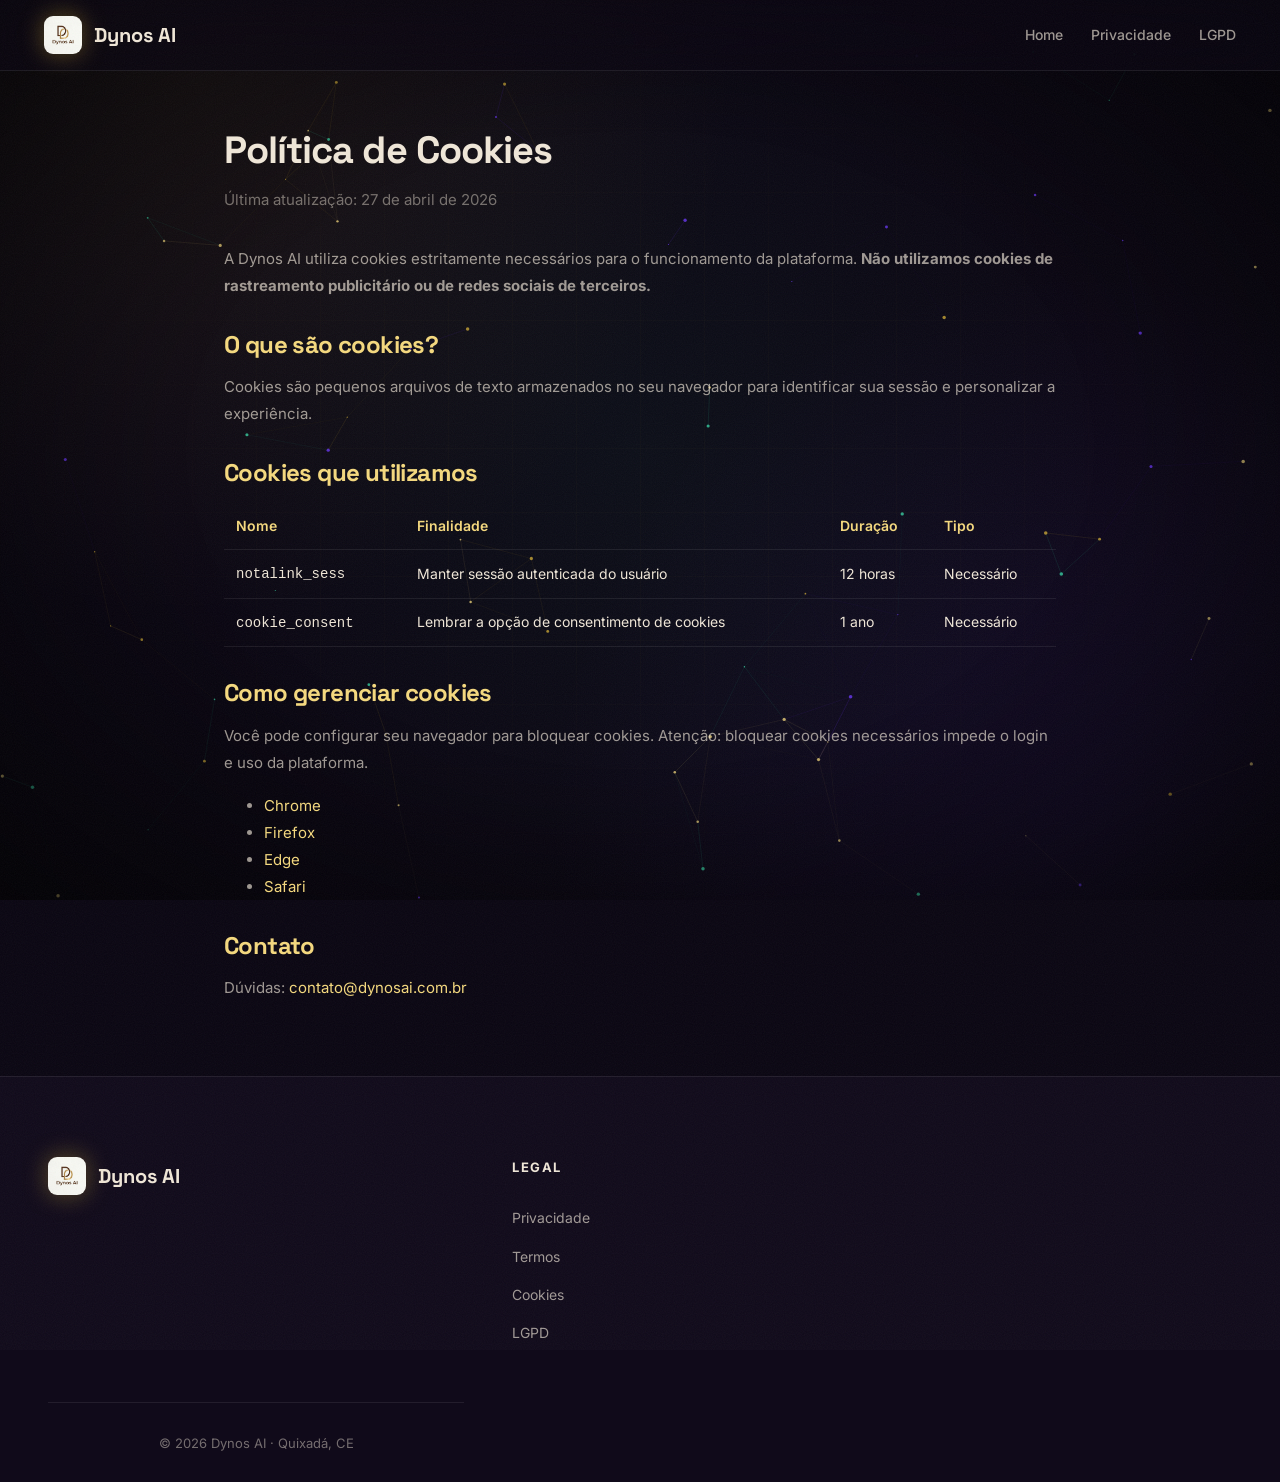
<file: cookies.html>
<!doctype html>
<html lang="pt-br">
<head>
  <meta charset="utf-8" />
  <meta name="viewport" content="width=device-width, initial-scale=1" />
  <title>Política de Cookies — Dynos AI</title>
  <link rel="stylesheet" href="/assets/css/dynosai.css?v=20260427d" />
  <link rel="stylesheet" href="/assets/css/dynos-cinema.css?v=20260928d" />
  <link href="https://fonts.googleapis.com/css2?family=JetBrains+Mono:wght@400;500&display=swap" rel="stylesheet">
  <link rel="icon" href="/assets/img/dynos_logo_square.png" type="image/png" />
  <link href="https://fonts.googleapis.com/css2?family=Space+Grotesk:wght@500;600;700&family=Inter:wght@400;500;600;700&display=swap" rel="stylesheet">
  <style>
    .legal-content { max-width: 880px; margin: 0 auto; padding: 60px 24px; }
    .legal-content h2 { font-size: 24px; margin: 32px 0 14px; color: var(--dy-dourado-claro); }
    .legal-content p, .legal-content li { color: var(--dy-text-muted); line-height: 1.8; font-size: 15px; }
    .legal-content table { width: 100%; border-collapse: collapse; margin: 16px 0; }
    .legal-content th, .legal-content td { padding: 12px; text-align: left; border-bottom: 1px solid var(--dy-border); font-size: 14px; }
    .legal-content th { color: var(--dy-dourado-claro); font-weight: 600; }
  </style>
</head>
<body>

<header class="dy-header">
  <div class="dy-container">
    <a href="/" class="dy-logo-wrap">
      <img src="/assets/img/dynos_logo_square.png" alt="Dynos AI" />
      <span class="marca">Dynos AI</span>
    </a>
    <nav class="dy-nav">
      <a href="/">Home</a>
      <a href="/politica-privacidade.html">Privacidade</a>
      <a href="/lgpd.html">LGPD</a>
    </nav>
  </div>
</header>

<main class="legal-content">
  <h1 style="font-size: 38px; margin-bottom: 8px;">Política de Cookies</h1>
  <p style="color: var(--dy-text-subtle); margin-bottom: 32px;">Última atualização: 27 de abril de 2026</p>

  <p>A Dynos AI utiliza cookies estritamente necessários para o funcionamento da plataforma. <strong>Não utilizamos cookies de rastreamento publicitário ou de redes sociais de terceiros.</strong></p>

  <h2>O que são cookies?</h2>
  <p>Cookies são pequenos arquivos de texto armazenados no seu navegador para identificar sua sessão e personalizar a experiência.</p>

  <h2>Cookies que utilizamos</h2>
  <table>
    <thead>
      <tr><th>Nome</th><th>Finalidade</th><th>Duração</th><th>Tipo</th></tr>
    </thead>
    <tbody>
      <tr>
        <td><code>notalink_sess</code></td>
        <td>Manter sessão autenticada do usuário</td>
        <td>12 horas</td>
        <td>Necessário</td>
      </tr>
      <tr>
        <td><code>cookie_consent</code></td>
        <td>Lembrar a opção de consentimento de cookies</td>
        <td>1 ano</td>
        <td>Necessário</td>
      </tr>
    </tbody>
  </table>

  <h2>Como gerenciar cookies</h2>
  <p>Você pode configurar seu navegador para bloquear cookies. Atenção: bloquear cookies necessários impede o login e uso da plataforma.</p>
  <ul>
    <li><a href="https://support.google.com/chrome/answer/95647" target="_blank">Chrome</a></li>
    <li><a href="https://support.mozilla.org/pt-BR/kb/ativar-e-desativar-cookies-que-os-sites-usam" target="_blank">Firefox</a></li>
    <li><a href="https://support.microsoft.com/pt-br/microsoft-edge" target="_blank">Edge</a></li>
    <li><a href="https://support.apple.com/pt-br/guide/safari/sfri11471/mac" target="_blank">Safari</a></li>
  </ul>

  <h2>Contato</h2>
  <p>Dúvidas: <a href="mailto:contato@dynosai.com.br">contato@dynosai.com.br</a></p>
</main>

<footer class="dy-footer">
  <div class="dy-container">
    <div>
      <div class="dy-logo-wrap" style="margin-bottom: 16px;">
        <img src="/assets/img/dynos_logo_square.png" alt="" />
        <span class="marca">Dynos AI</span>
      </div>
    </div>
    <div>
      <h4>Legal</h4>
      <ul>
        <li><a href="/politica-privacidade.html">Privacidade</a></li>
        <li><a href="/termos-de-uso.html">Termos</a></li>
        <li><a href="/cookies.html">Cookies</a></li>
        <li><a href="/lgpd.html">LGPD</a></li>
      </ul>
    </div>
  </div>
  <div class="dy-container">
    <div class="copyright">© 2026 Dynos AI · Quixadá, CE</div>
  </div>
</footer>

<script src="/assets/js/dynos-cinema.js?v=20260928d" defer></script>
</body>
</html>
</file>
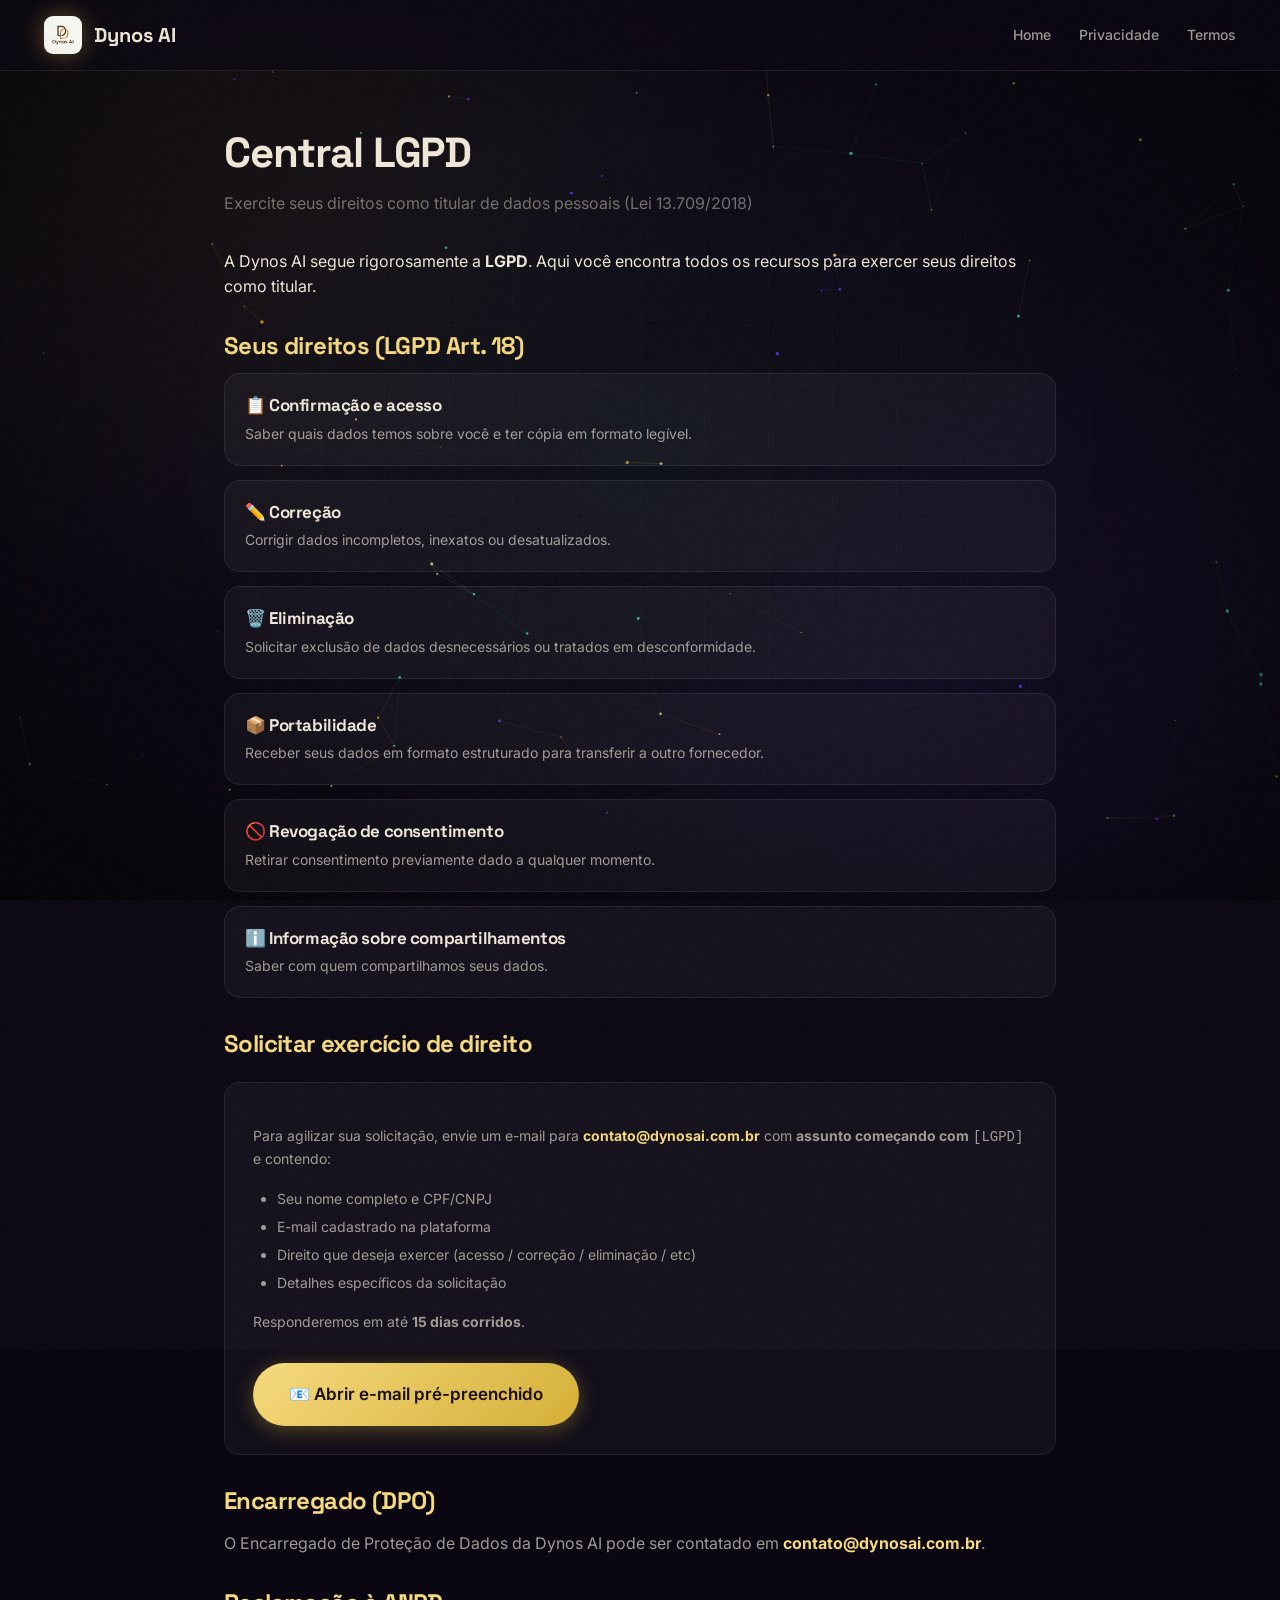
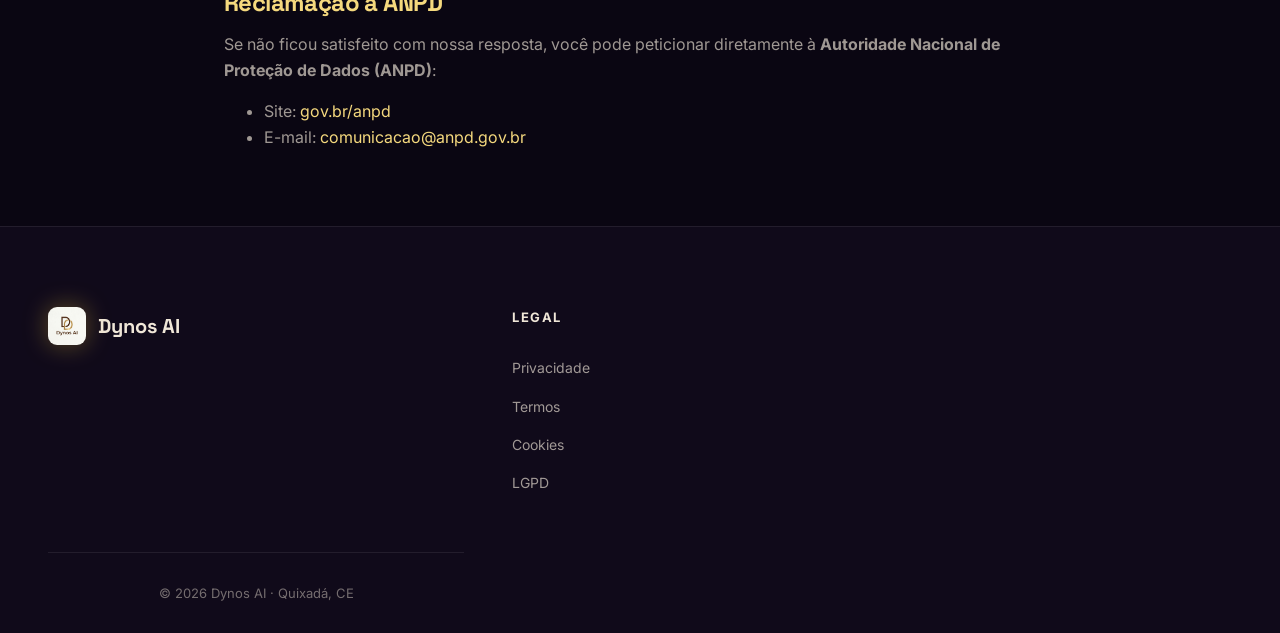
<file: lgpd.html>
<!doctype html>
<html lang="pt-br">
<head>
  <meta charset="utf-8" />
  <meta name="viewport" content="width=device-width, initial-scale=1" />
  <title>Central LGPD — Dynos AI</title>
  <link rel="stylesheet" href="/assets/css/dynosai.css?v=20260427d" />
  <link rel="stylesheet" href="/assets/css/dynos-cinema.css?v=20260928d" />
  <link href="https://fonts.googleapis.com/css2?family=JetBrains+Mono:wght@400;500&display=swap" rel="stylesheet">
  <link rel="icon" href="/assets/img/dynos_logo_square.png" type="image/png" />
  <link href="https://fonts.googleapis.com/css2?family=Space+Grotesk:wght@500;600;700&family=Inter:wght@400;500;600;700&display=swap" rel="stylesheet">
  <style>
    .legal-content { max-width: 880px; margin: 0 auto; padding: 60px 24px; }
    .legal-content h2 { font-size: 24px; margin: 32px 0 14px; color: var(--dy-dourado-claro); }
    .direito-card { background: var(--dy-bg-card); border: 1px solid var(--dy-border); border-radius: var(--dy-radius); padding: 20px; margin-bottom: 14px; }
    .direito-card h3 { color: var(--dy-text); font-size: 17px; margin-bottom: 6px; }
    .direito-card p { color: var(--dy-text-muted); font-size: 14px; margin: 0; }
    .form-card { background: var(--dy-bg-card); border: 1px solid var(--dy-border); border-radius: var(--dy-radius); padding: 28px; margin: 24px 0; }
    .form-card label { display: block; color: var(--dy-text-muted); font-size: 13px; margin-bottom: 6px; margin-top: 14px; }
    .form-card input, .form-card select, .form-card textarea {
      width: 100%; padding: 10px 12px; background: rgba(255,255,255,0.04);
      border: 1px solid var(--dy-border-strong); color: var(--dy-text);
      border-radius: var(--dy-radius-sm); font-family: inherit; font-size: 14px;
    }
    .form-card textarea { resize: vertical; min-height: 100px; }
  </style>
</head>
<body>

<header class="dy-header">
  <div class="dy-container">
    <a href="/" class="dy-logo-wrap">
      <img src="/assets/img/dynos_logo_square.png" alt="Dynos AI" />
      <span class="marca">Dynos AI</span>
    </a>
    <nav class="dy-nav">
      <a href="/">Home</a>
      <a href="/politica-privacidade.html">Privacidade</a>
      <a href="/termos-de-uso.html">Termos</a>
    </nav>
  </div>
</header>

<main class="legal-content">
  <h1 style="font-size: 42px; margin-bottom: 8px;">Central LGPD</h1>
  <p style="color: var(--dy-text-subtle); margin-bottom: 32px;">Exercite seus direitos como titular de dados pessoais (Lei 13.709/2018)</p>

  <p>A Dynos AI segue rigorosamente a <strong>LGPD</strong>. Aqui você encontra todos os recursos para exercer seus direitos como titular.</p>

  <h2>Seus direitos (LGPD Art. 18)</h2>

  <div class="direito-card">
    <h3>📋 Confirmação e acesso</h3>
    <p>Saber quais dados temos sobre você e ter cópia em formato legível.</p>
  </div>
  <div class="direito-card">
    <h3>✏️ Correção</h3>
    <p>Corrigir dados incompletos, inexatos ou desatualizados.</p>
  </div>
  <div class="direito-card">
    <h3>🗑️ Eliminação</h3>
    <p>Solicitar exclusão de dados desnecessários ou tratados em desconformidade.</p>
  </div>
  <div class="direito-card">
    <h3>📦 Portabilidade</h3>
    <p>Receber seus dados em formato estruturado para transferir a outro fornecedor.</p>
  </div>
  <div class="direito-card">
    <h3>🚫 Revogação de consentimento</h3>
    <p>Retirar consentimento previamente dado a qualquer momento.</p>
  </div>
  <div class="direito-card">
    <h3>ℹ️ Informação sobre compartilhamentos</h3>
    <p>Saber com quem compartilhamos seus dados.</p>
  </div>

  <h2>Solicitar exercício de direito</h2>

  <div class="form-card">
    <p style="color: var(--dy-text-muted); font-size: 14px;">
      Para agilizar sua solicitação, envie um e-mail para
      <strong style="color: var(--dy-dourado-claro);">contato@dynosai.com.br</strong>
      com <strong>assunto começando com</strong> <code>[LGPD]</code> e contendo:
    </p>

    <ul style="color: var(--dy-text-muted); font-size: 14px; line-height: 2; margin: 12px 0; padding-left: 24px;">
      <li>Seu nome completo e CPF/CNPJ</li>
      <li>E-mail cadastrado na plataforma</li>
      <li>Direito que deseja exercer (acesso / correção / eliminação / etc)</li>
      <li>Detalhes específicos da solicitação</li>
    </ul>

    <p style="color: var(--dy-text-muted); font-size: 14px;">Responderemos em até <strong>15 dias corridos</strong>.</p>

    <a href="mailto:contato@dynosai.com.br?subject=%5BLGPD%5D%20Solicita%C3%A7%C3%A3o%20de%20direito&body=Nome%20completo%3A%0ACPF%2FCNPJ%3A%0AE-mail%20cadastrado%3A%0A%0ADireito%20que%20desejo%20exercer%3A%0A(%20)%20Acesso%20-%20saber%20quais%20dados%20voc%C3%AAs%20t%C3%AAm%0A(%20)%20Correc%C3%A3o%20-%20corrigir%20dados%0A(%20)%20Eliminac%C3%A3o%20-%20excluir%20meus%20dados%0A(%20)%20Portabilidade%20-%20receber%20em%20formato%20estruturado%0A(%20)%20Outros%3A%0A%0ADetalhes%3A%0A" class="dy-btn dy-btn-dourado dy-btn-lg" style="margin-top: 16px;">
      📧 Abrir e-mail pré-preenchido
    </a>
  </div>

  <h2>Encarregado (DPO)</h2>
  <p style="color: var(--dy-text-muted);">
    O Encarregado de Proteção de Dados da Dynos AI pode ser contatado em
    <strong><a href="mailto:contato@dynosai.com.br">contato@dynosai.com.br</a></strong>.
  </p>

  <h2>Reclamação à ANPD</h2>
  <p style="color: var(--dy-text-muted);">
    Se não ficou satisfeito com nossa resposta, você pode peticionar diretamente à
    <strong>Autoridade Nacional de Proteção de Dados (ANPD)</strong>:
  </p>
  <ul style="color: var(--dy-text-muted);">
    <li>Site: <a href="https://www.gov.br/anpd" target="_blank">gov.br/anpd</a></li>
    <li>E-mail: <a href="mailto:comunicacao@anpd.gov.br">comunicacao@anpd.gov.br</a></li>
  </ul>
</main>

<footer class="dy-footer">
  <div class="dy-container">
    <div>
      <div class="dy-logo-wrap" style="margin-bottom: 16px;">
        <img src="/assets/img/dynos_logo_square.png" alt="" />
        <span class="marca">Dynos AI</span>
      </div>
    </div>
    <div>
      <h4>Legal</h4>
      <ul>
        <li><a href="/politica-privacidade.html">Privacidade</a></li>
        <li><a href="/termos-de-uso.html">Termos</a></li>
        <li><a href="/cookies.html">Cookies</a></li>
        <li><a href="/lgpd.html">LGPD</a></li>
      </ul>
    </div>
  </div>
  <div class="dy-container">
    <div class="copyright">© 2026 Dynos AI · Quixadá, CE</div>
  </div>
</footer>

<script src="/assets/js/dynos-cinema.js?v=20260928d" defer></script>
</body>
</html>
</file>
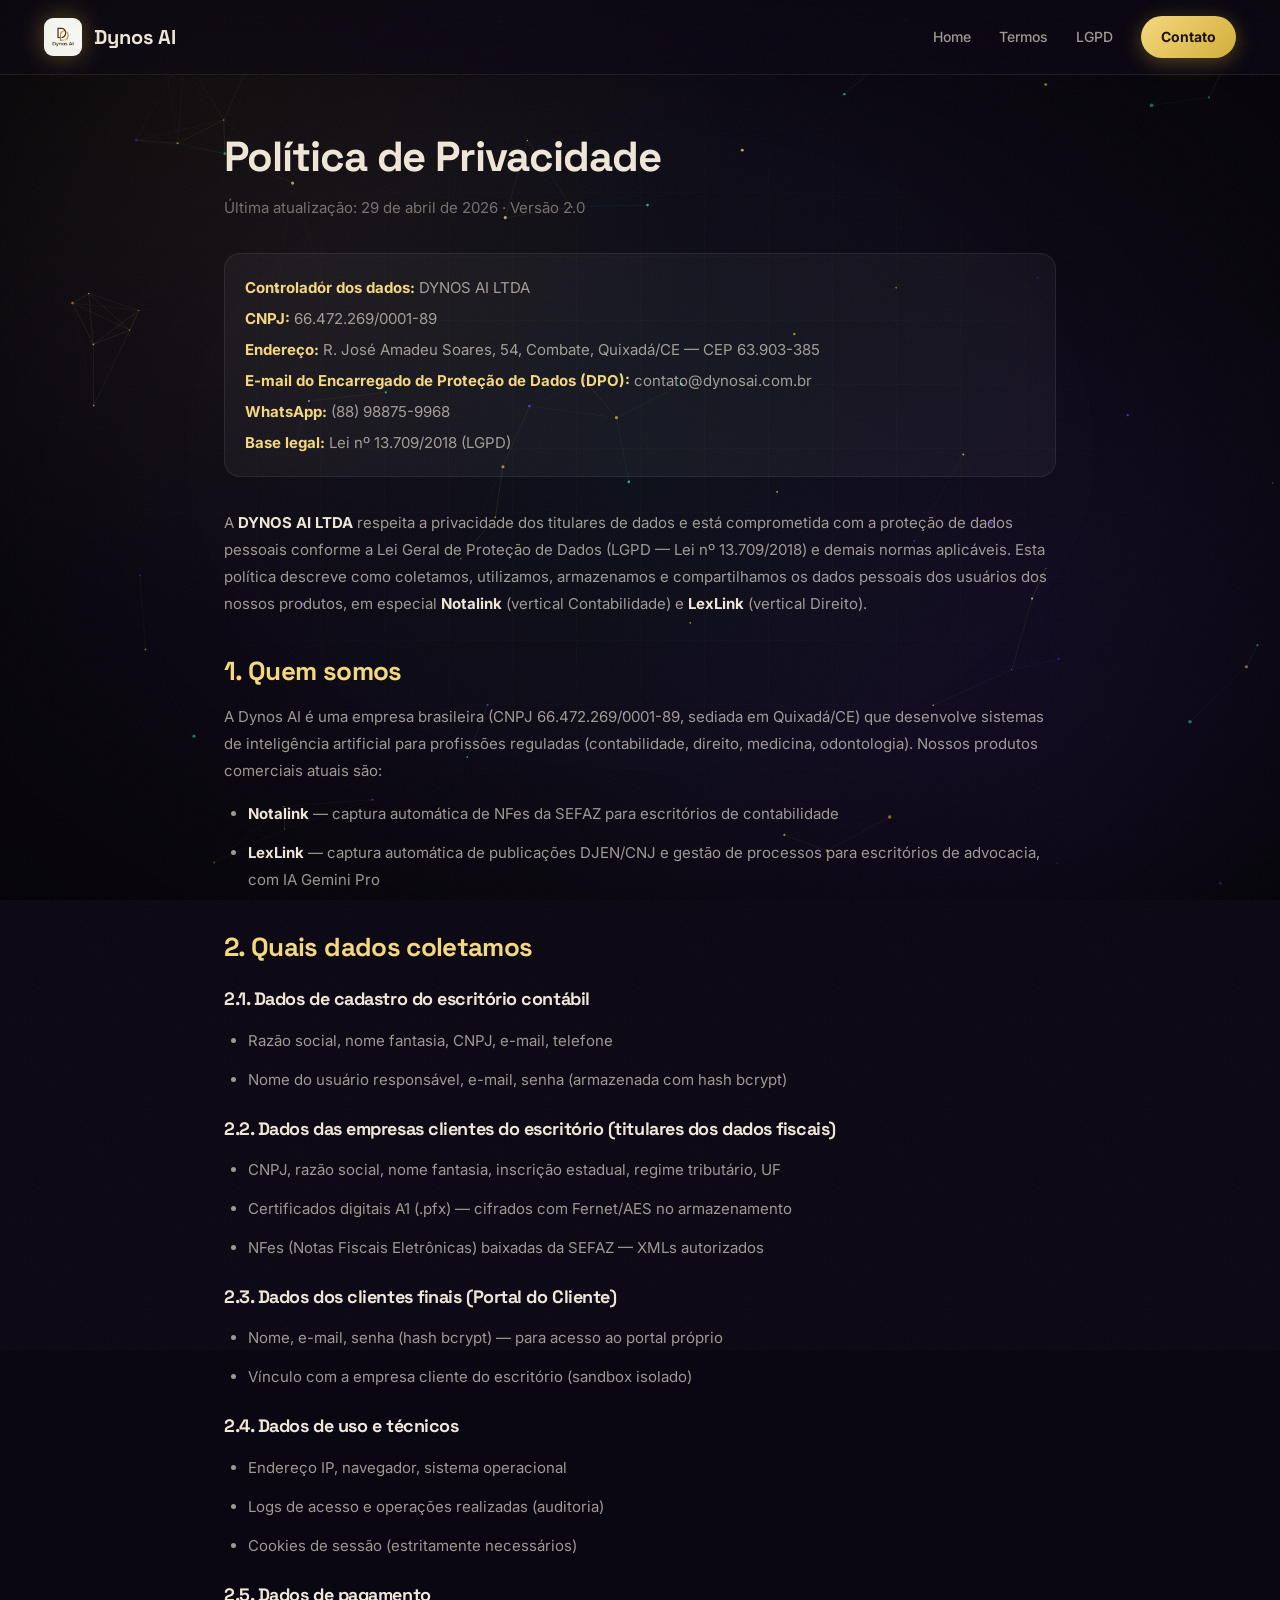
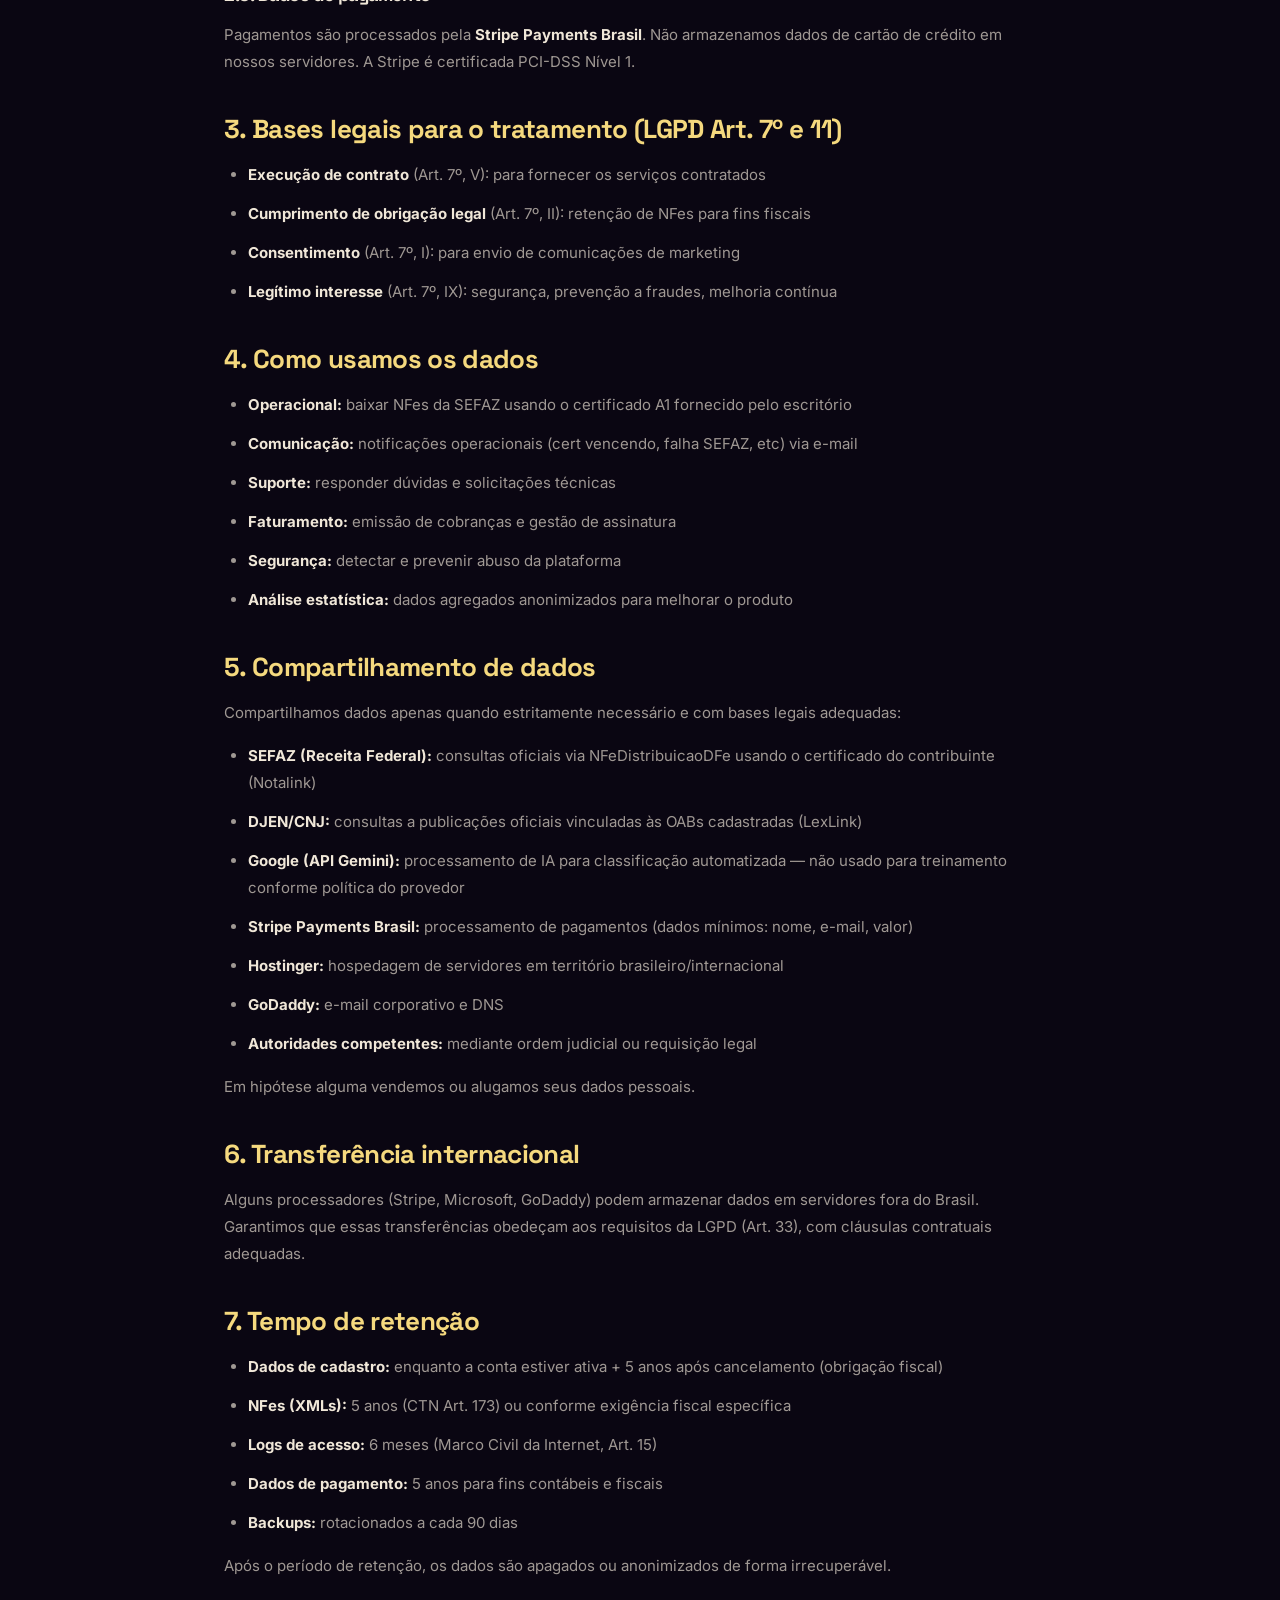
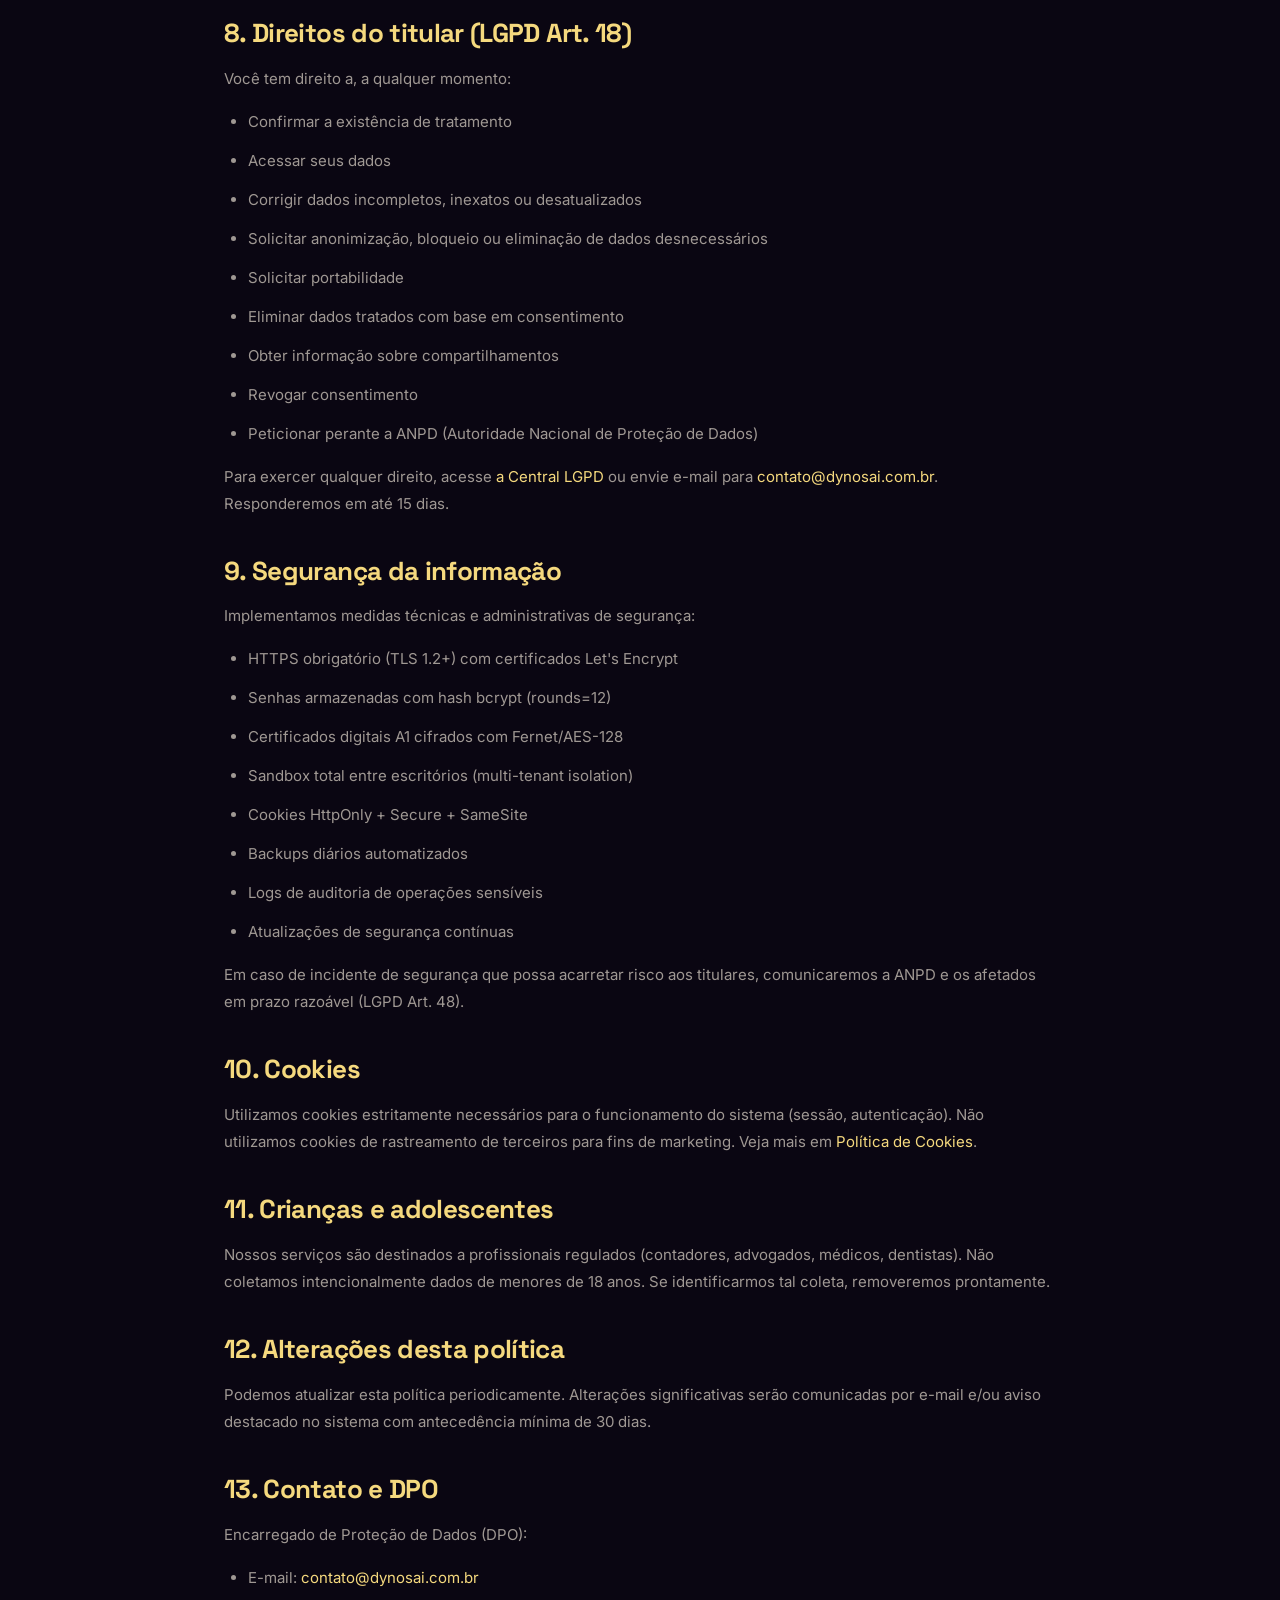
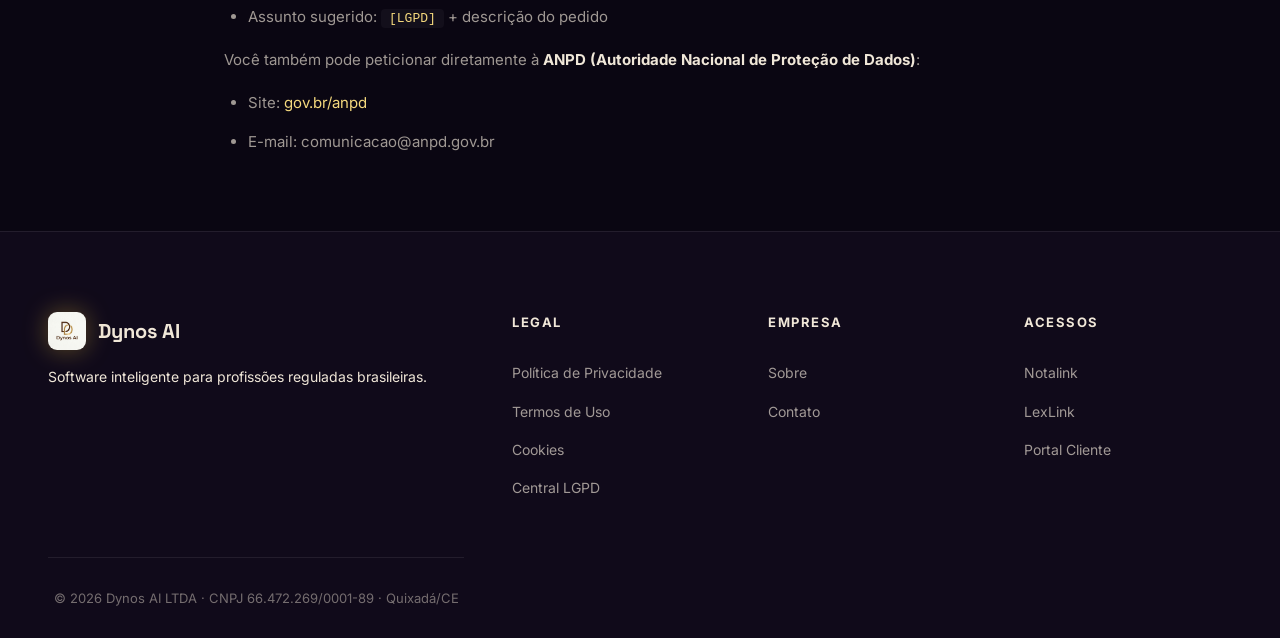
<file: politica-privacidade.html>
<!doctype html>
<html lang="pt-br">
<head>
  <meta charset="utf-8" />
  <meta name="viewport" content="width=device-width, initial-scale=1" />
  <title>Política de Privacidade — Dynos AI</title>
  <meta name="description" content="Política de Privacidade da Dynos AI conforme LGPD (Lei 13.709/2018)." />
  <link rel="stylesheet" href="/assets/css/dynosai.css?v=20260427d" />
  <link rel="stylesheet" href="/assets/css/dynos-cinema.css?v=20260928d" />
  <link href="https://fonts.googleapis.com/css2?family=JetBrains+Mono:wght@400;500&display=swap" rel="stylesheet">
  <link rel="icon" href="/assets/img/dynos_logo_square.png" type="image/png" />
  <link href="https://fonts.googleapis.com/css2?family=Space+Grotesk:wght@500;600;700&family=Inter:wght@400;500;600;700&display=swap" rel="stylesheet">
  <style>
    .legal-content { max-width: 880px; margin: 0 auto; padding: 60px 24px; }
    .legal-content h2 { font-size: 26px; margin: 40px 0 16px; color: var(--dy-dourado-claro); }
    .legal-content h3 { font-size: 18px; margin: 24px 0 10px; color: var(--dy-text); }
    .legal-content p, .legal-content li { color: var(--dy-text-muted); line-height: 1.8; margin-bottom: 12px; font-size: 15px; }
    .legal-content ul, .legal-content ol { padding-left: 24px; }
    .legal-content strong { color: var(--dy-text); }
    .legal-content code { background: rgba(255,255,255,0.04); padding: 2px 8px; border-radius: 4px; font-size: 13px; color: var(--dy-dourado-claro); }
    .legal-meta { background: var(--dy-bg-card); border: 1px solid var(--dy-border); border-radius: var(--dy-radius); padding: 20px; margin-bottom: 32px; font-size: 14px; }
    .legal-meta strong { color: var(--dy-dourado-claro); }
  </style>
</head>
<body>

<header class="dy-header">
  <div class="dy-container">
    <a href="/" class="dy-logo-wrap">
      <img src="/assets/img/dynos_logo_square.png" alt="Dynos AI" />
      <span class="marca">Dynos AI</span>
    </a>
    <nav class="dy-nav">
      <a href="/">Home</a>
      <a href="/termos-de-uso.html">Termos</a>
      <a href="/lgpd.html">LGPD</a>
      <a href="mailto:contato@dynosai.com.br" class="dy-btn dy-btn-dourado" style="padding: 10px 20px; font-size: 14px;">Contato</a>
    </nav>
  </div>
</header>

<main class="legal-content">
  <h1 style="font-size: 42px; margin-bottom: 8px;">Política de Privacidade</h1>
  <p style="color: var(--dy-text-subtle); margin-bottom: 32px;">Última atualização: 29 de abril de 2026 · Versão 2.0</p>

  <div class="legal-meta">
    <p style="margin: 0;"><strong>Controlador dos dados:</strong> DYNOS AI LTDA</p>
    <p style="margin: 4px 0;"><strong>CNPJ:</strong> 66.472.269/0001-89</p>
    <p style="margin: 4px 0;"><strong>Endereço:</strong> R. José Amadeu Soares, 54, Combate, Quixadá/CE — CEP 63.903-385</p>
    <p style="margin: 4px 0;"><strong>E-mail do Encarregado de Proteção de Dados (DPO):</strong> contato@dynosai.com.br</p>
    <p style="margin: 4px 0;"><strong>WhatsApp:</strong> (88) 98875-9968</p>
    <p style="margin: 4px 0 0;"><strong>Base legal:</strong> Lei nº 13.709/2018 (LGPD)</p>
  </div>

  <p>A <strong>DYNOS AI LTDA</strong> respeita a privacidade dos titulares de dados e está comprometida com a proteção de dados pessoais conforme a Lei Geral de Proteção de Dados (LGPD — Lei nº 13.709/2018) e demais normas aplicáveis. Esta política descreve como coletamos, utilizamos, armazenamos e compartilhamos os dados pessoais dos usuários dos nossos produtos, em especial <strong>Notalink</strong> (vertical Contabilidade) e <strong>LexLink</strong> (vertical Direito).</p>

  <h2>1. Quem somos</h2>
  <p>A Dynos AI é uma empresa brasileira (CNPJ 66.472.269/0001-89, sediada em Quixadá/CE) que desenvolve sistemas de inteligência artificial para profissões reguladas (contabilidade, direito, medicina, odontologia). Nossos produtos comerciais atuais são:</p>
  <ul>
    <li><strong>Notalink</strong> — captura automática de NFes da SEFAZ para escritórios de contabilidade</li>
    <li><strong>LexLink</strong> — captura automática de publicações DJEN/CNJ e gestão de processos para escritórios de advocacia, com IA Gemini Pro</li>
  </ul>

  <h2>2. Quais dados coletamos</h2>

  <h3>2.1. Dados de cadastro do escritório contábil</h3>
  <ul>
    <li>Razão social, nome fantasia, CNPJ, e-mail, telefone</li>
    <li>Nome do usuário responsável, e-mail, senha (armazenada com hash bcrypt)</li>
  </ul>

  <h3>2.2. Dados das empresas clientes do escritório (titulares dos dados fiscais)</h3>
  <ul>
    <li>CNPJ, razão social, nome fantasia, inscrição estadual, regime tributário, UF</li>
    <li>Certificados digitais A1 (.pfx) — cifrados com Fernet/AES no armazenamento</li>
    <li>NFes (Notas Fiscais Eletrônicas) baixadas da SEFAZ — XMLs autorizados</li>
  </ul>

  <h3>2.3. Dados dos clientes finais (Portal do Cliente)</h3>
  <ul>
    <li>Nome, e-mail, senha (hash bcrypt) — para acesso ao portal próprio</li>
    <li>Vínculo com a empresa cliente do escritório (sandbox isolado)</li>
  </ul>

  <h3>2.4. Dados de uso e técnicos</h3>
  <ul>
    <li>Endereço IP, navegador, sistema operacional</li>
    <li>Logs de acesso e operações realizadas (auditoria)</li>
    <li>Cookies de sessão (estritamente necessários)</li>
  </ul>

  <h3>2.5. Dados de pagamento</h3>
  <p>Pagamentos são processados pela <strong>Stripe Payments Brasil</strong>. Não armazenamos dados de cartão de crédito em nossos servidores. A Stripe é certificada PCI-DSS Nível 1.</p>

  <h2>3. Bases legais para o tratamento (LGPD Art. 7º e 11)</h2>
  <ul>
    <li><strong>Execução de contrato</strong> (Art. 7º, V): para fornecer os serviços contratados</li>
    <li><strong>Cumprimento de obrigação legal</strong> (Art. 7º, II): retenção de NFes para fins fiscais</li>
    <li><strong>Consentimento</strong> (Art. 7º, I): para envio de comunicações de marketing</li>
    <li><strong>Legítimo interesse</strong> (Art. 7º, IX): segurança, prevenção a fraudes, melhoria contínua</li>
  </ul>

  <h2>4. Como usamos os dados</h2>
  <ul>
    <li><strong>Operacional:</strong> baixar NFes da SEFAZ usando o certificado A1 fornecido pelo escritório</li>
    <li><strong>Comunicação:</strong> notificações operacionais (cert vencendo, falha SEFAZ, etc) via e-mail</li>
    <li><strong>Suporte:</strong> responder dúvidas e solicitações técnicas</li>
    <li><strong>Faturamento:</strong> emissão de cobranças e gestão de assinatura</li>
    <li><strong>Segurança:</strong> detectar e prevenir abuso da plataforma</li>
    <li><strong>Análise estatística:</strong> dados agregados anonimizados para melhorar o produto</li>
  </ul>

  <h2>5. Compartilhamento de dados</h2>
  <p>Compartilhamos dados apenas quando estritamente necessário e com bases legais adequadas:</p>
  <ul>
    <li><strong>SEFAZ (Receita Federal):</strong> consultas oficiais via NFeDistribuicaoDFe usando o certificado do contribuinte (Notalink)</li>
    <li><strong>DJEN/CNJ:</strong> consultas a publicações oficiais vinculadas às OABs cadastradas (LexLink)</li>
    <li><strong>Google (API Gemini):</strong> processamento de IA para classificação automatizada — não usado para treinamento conforme política do provedor</li>
    <li><strong>Stripe Payments Brasil:</strong> processamento de pagamentos (dados mínimos: nome, e-mail, valor)</li>
    <li><strong>Hostinger:</strong> hospedagem de servidores em território brasileiro/internacional</li>
    <li><strong>GoDaddy:</strong> e-mail corporativo e DNS</li>
    <li><strong>Autoridades competentes:</strong> mediante ordem judicial ou requisição legal</li>
  </ul>
  <p>Em hipótese alguma vendemos ou alugamos seus dados pessoais.</p>

  <h2>6. Transferência internacional</h2>
  <p>Alguns processadores (Stripe, Microsoft, GoDaddy) podem armazenar dados em servidores fora do Brasil. Garantimos que essas transferências obedeçam aos requisitos da LGPD (Art. 33), com cláusulas contratuais adequadas.</p>

  <h2>7. Tempo de retenção</h2>
  <ul>
    <li><strong>Dados de cadastro:</strong> enquanto a conta estiver ativa + 5 anos após cancelamento (obrigação fiscal)</li>
    <li><strong>NFes (XMLs):</strong> 5 anos (CTN Art. 173) ou conforme exigência fiscal específica</li>
    <li><strong>Logs de acesso:</strong> 6 meses (Marco Civil da Internet, Art. 15)</li>
    <li><strong>Dados de pagamento:</strong> 5 anos para fins contábeis e fiscais</li>
    <li><strong>Backups:</strong> rotacionados a cada 90 dias</li>
  </ul>
  <p>Após o período de retenção, os dados são apagados ou anonimizados de forma irrecuperável.</p>

  <h2>8. Direitos do titular (LGPD Art. 18)</h2>
  <p>Você tem direito a, a qualquer momento:</p>
  <ul>
    <li>Confirmar a existência de tratamento</li>
    <li>Acessar seus dados</li>
    <li>Corrigir dados incompletos, inexatos ou desatualizados</li>
    <li>Solicitar anonimização, bloqueio ou eliminação de dados desnecessários</li>
    <li>Solicitar portabilidade</li>
    <li>Eliminar dados tratados com base em consentimento</li>
    <li>Obter informação sobre compartilhamentos</li>
    <li>Revogar consentimento</li>
    <li>Peticionar perante a ANPD (Autoridade Nacional de Proteção de Dados)</li>
  </ul>
  <p>Para exercer qualquer direito, acesse <a href="/lgpd.html">a Central LGPD</a> ou envie e-mail para <a href="mailto:contato@dynosai.com.br">contato@dynosai.com.br</a>. Responderemos em até 15 dias.</p>

  <h2>9. Segurança da informação</h2>
  <p>Implementamos medidas técnicas e administrativas de segurança:</p>
  <ul>
    <li>HTTPS obrigatório (TLS 1.2+) com certificados Let's Encrypt</li>
    <li>Senhas armazenadas com hash bcrypt (rounds=12)</li>
    <li>Certificados digitais A1 cifrados com Fernet/AES-128</li>
    <li>Sandbox total entre escritórios (multi-tenant isolation)</li>
    <li>Cookies HttpOnly + Secure + SameSite</li>
    <li>Backups diários automatizados</li>
    <li>Logs de auditoria de operações sensíveis</li>
    <li>Atualizações de segurança contínuas</li>
  </ul>
  <p>Em caso de incidente de segurança que possa acarretar risco aos titulares, comunicaremos a ANPD e os afetados em prazo razoável (LGPD Art. 48).</p>

  <h2>10. Cookies</h2>
  <p>Utilizamos cookies estritamente necessários para o funcionamento do sistema (sessão, autenticação). Não utilizamos cookies de rastreamento de terceiros para fins de marketing. Veja mais em <a href="/cookies.html">Política de Cookies</a>.</p>

  <h2>11. Crianças e adolescentes</h2>
  <p>Nossos serviços são destinados a profissionais regulados (contadores, advogados, médicos, dentistas). Não coletamos intencionalmente dados de menores de 18 anos. Se identificarmos tal coleta, removeremos prontamente.</p>

  <h2>12. Alterações desta política</h2>
  <p>Podemos atualizar esta política periodicamente. Alterações significativas serão comunicadas por e-mail e/ou aviso destacado no sistema com antecedência mínima de 30 dias.</p>

  <h2>13. Contato e DPO</h2>
  <p>Encarregado de Proteção de Dados (DPO):</p>
  <ul>
    <li>E-mail: <a href="mailto:contato@dynosai.com.br">contato@dynosai.com.br</a></li>
    <li>Assunto sugerido: <code>[LGPD]</code> + descrição do pedido</li>
  </ul>
  <p>Você também pode peticionar diretamente à <strong>ANPD (Autoridade Nacional de Proteção de Dados)</strong>:</p>
  <ul>
    <li>Site: <a href="https://www.gov.br/anpd" target="_blank">gov.br/anpd</a></li>
    <li>E-mail: comunicacao@anpd.gov.br</li>
  </ul>
</main>

<footer class="dy-footer">
  <div class="dy-container">
    <div>
      <div class="dy-logo-wrap" style="margin-bottom: 16px;">
        <img src="/assets/img/dynos_logo_square.png" alt="" />
        <span class="marca">Dynos AI</span>
      </div>
      <p style="font-size: 14px;">Software inteligente para profissões reguladas brasileiras.</p>
    </div>
    <div>
      <h4>Legal</h4>
      <ul>
        <li><a href="/politica-privacidade.html">Política de Privacidade</a></li>
        <li><a href="/termos-de-uso.html">Termos de Uso</a></li>
        <li><a href="/cookies.html">Cookies</a></li>
        <li><a href="/lgpd.html">Central LGPD</a></li>
      </ul>
    </div>
    <div>
      <h4>Empresa</h4>
      <ul>
        <li><a href="/#sobre">Sobre</a></li>
        <li><a href="mailto:contato@dynosai.com.br">Contato</a></li>
      </ul>
    </div>
    <div>
      <h4>Acessos</h4>
      <ul>
        <li><a href="https://notalink.dynosai.com.br">Notalink</a></li>
        <li><a href="https://lexlink.dynosai.com.br">LexLink</a></li>
        <li><a href="https://notalink.dynosai.com.br/cliente/login">Portal Cliente</a></li>
      </ul>
    </div>
  </div>
  <div class="dy-container">
    <div class="copyright">© 2026 Dynos AI LTDA · CNPJ 66.472.269/0001-89 · Quixadá/CE</div>
  </div>
</footer>

<script src="/assets/js/dynos-cinema.js?v=20260928d" defer></script>
</body>
</html>
</file>
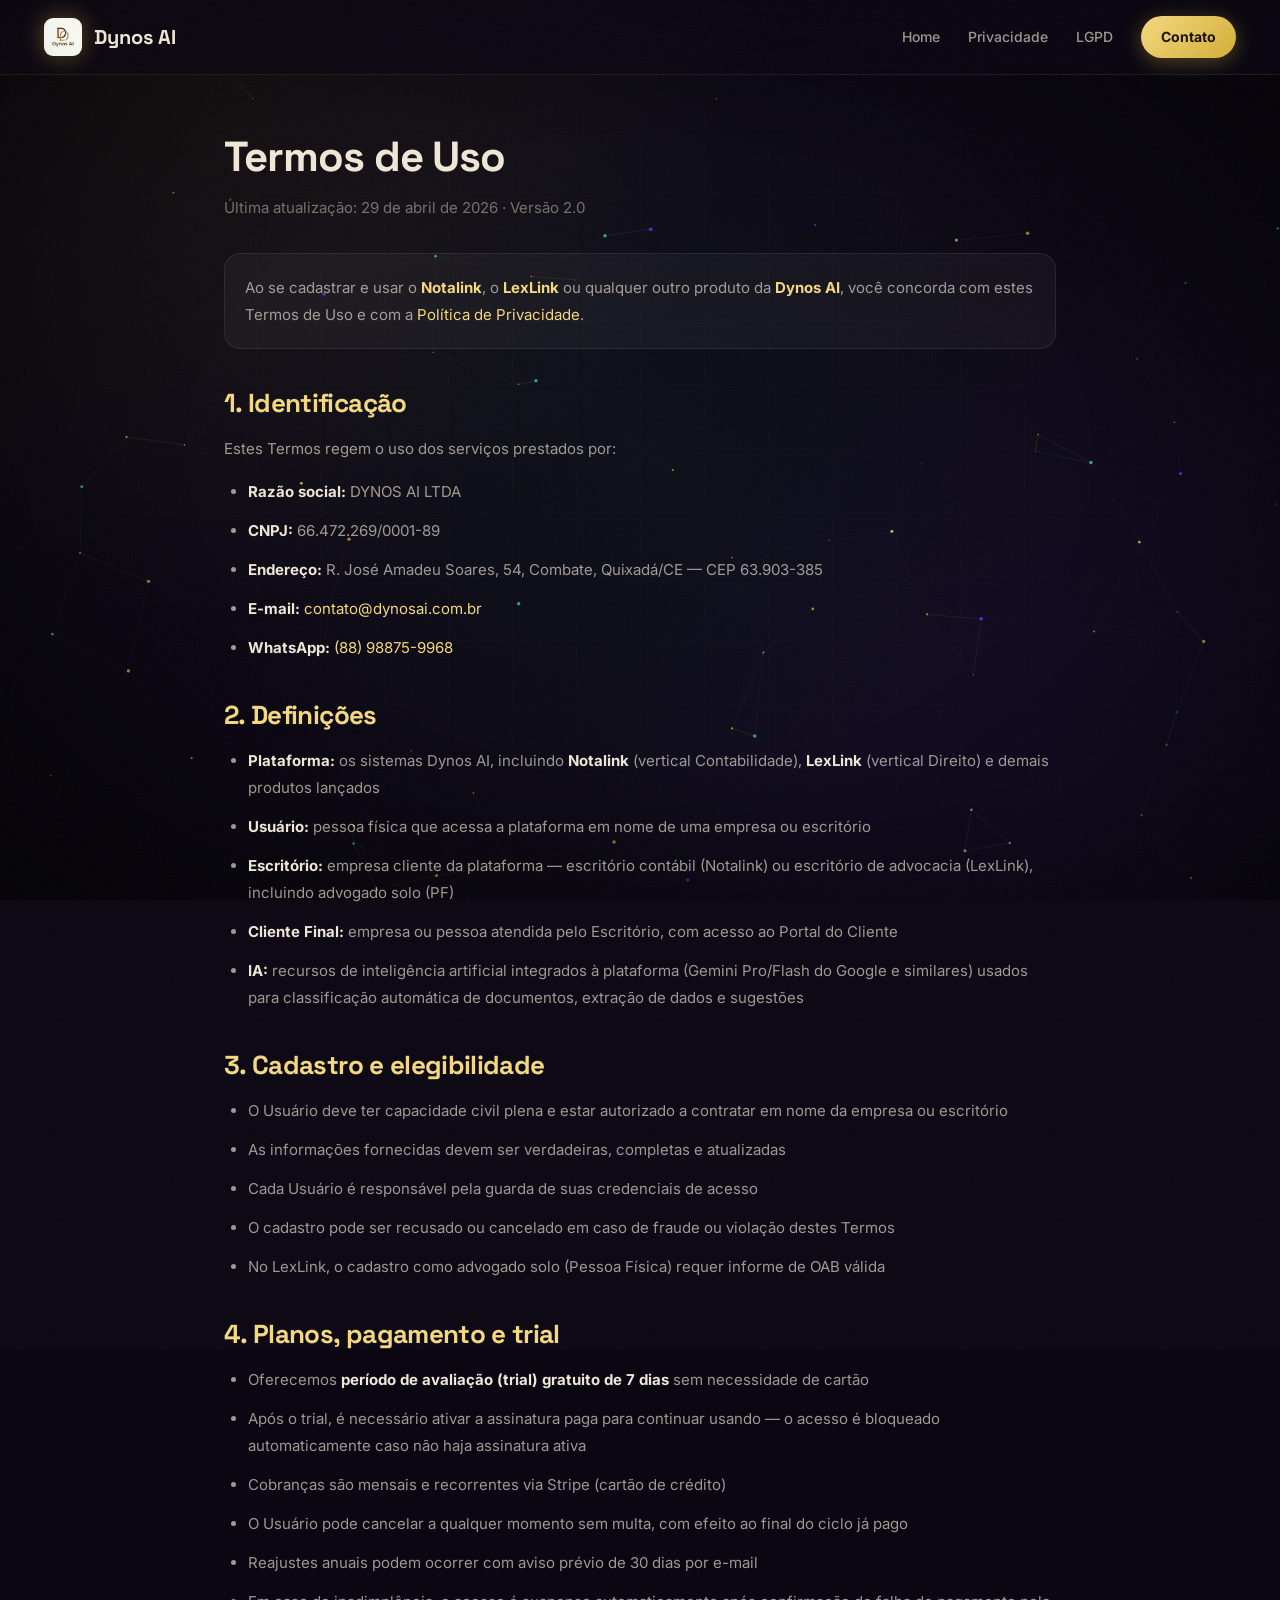
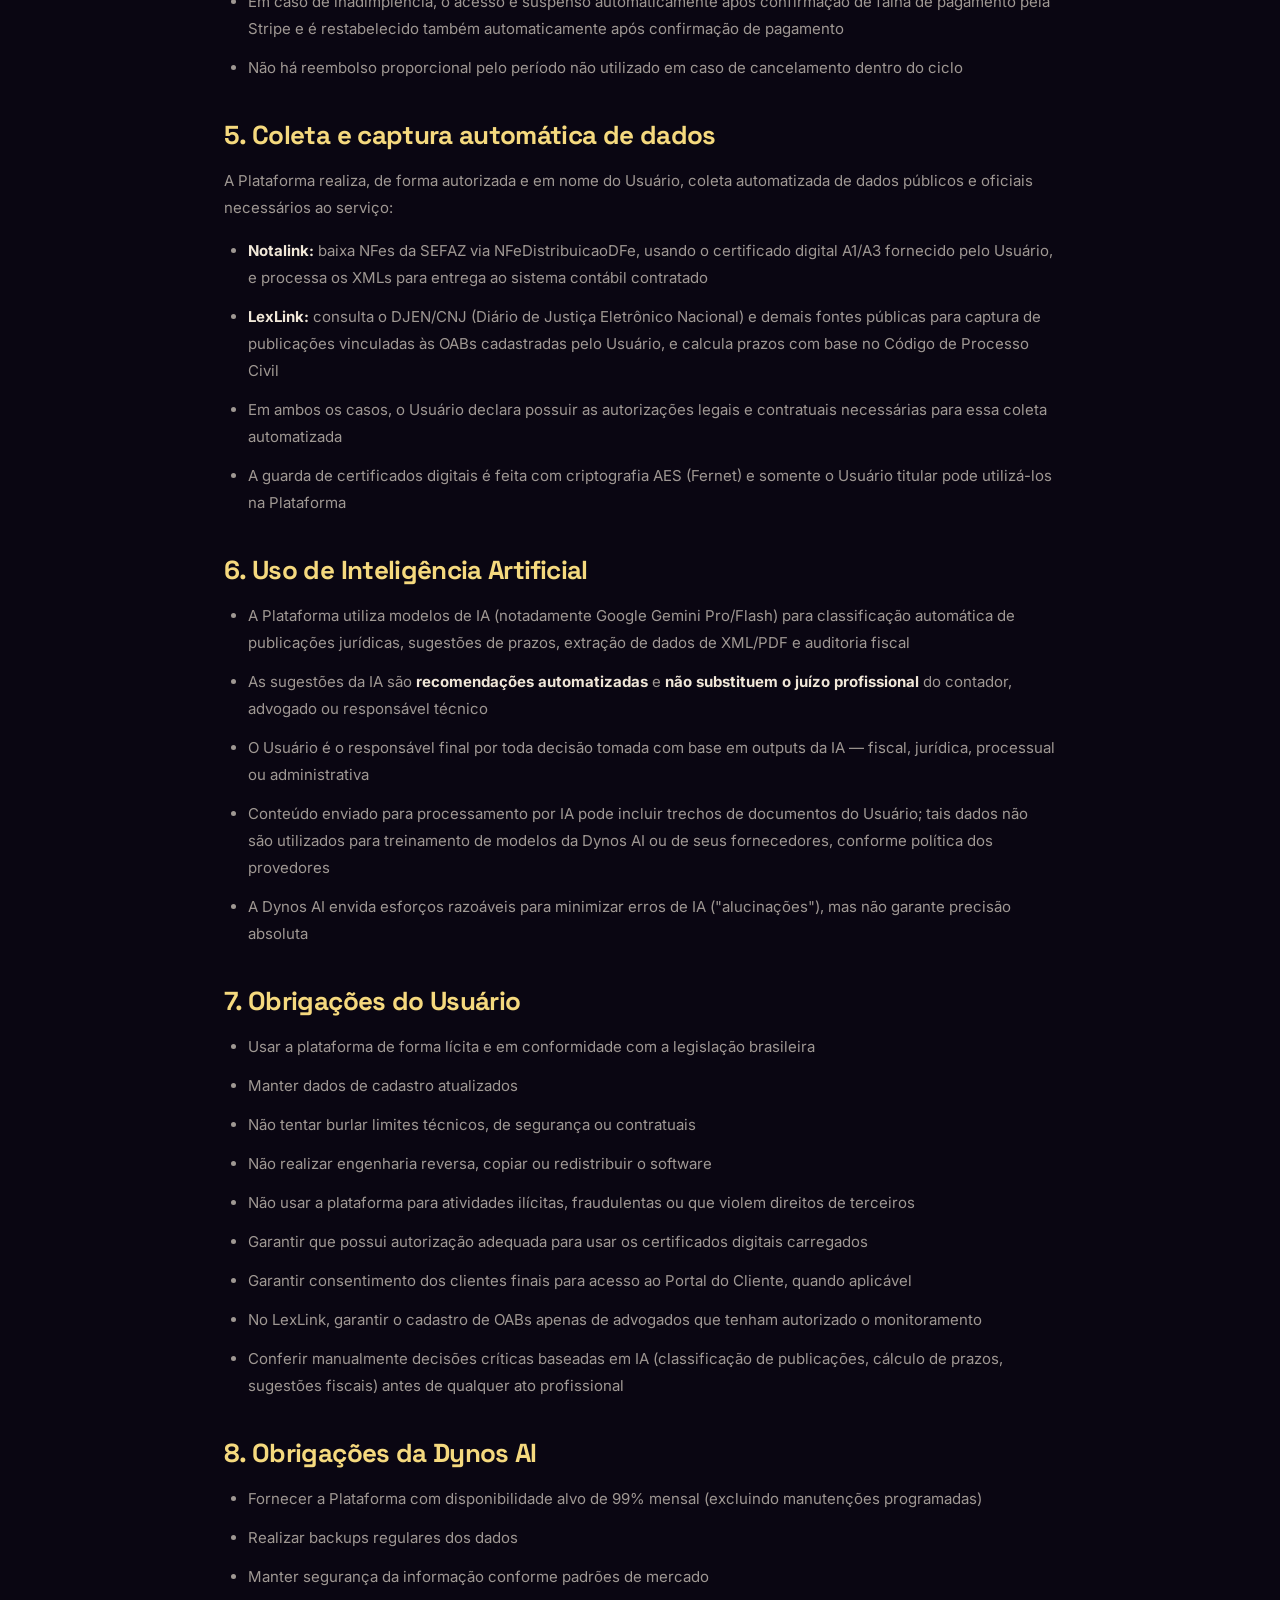
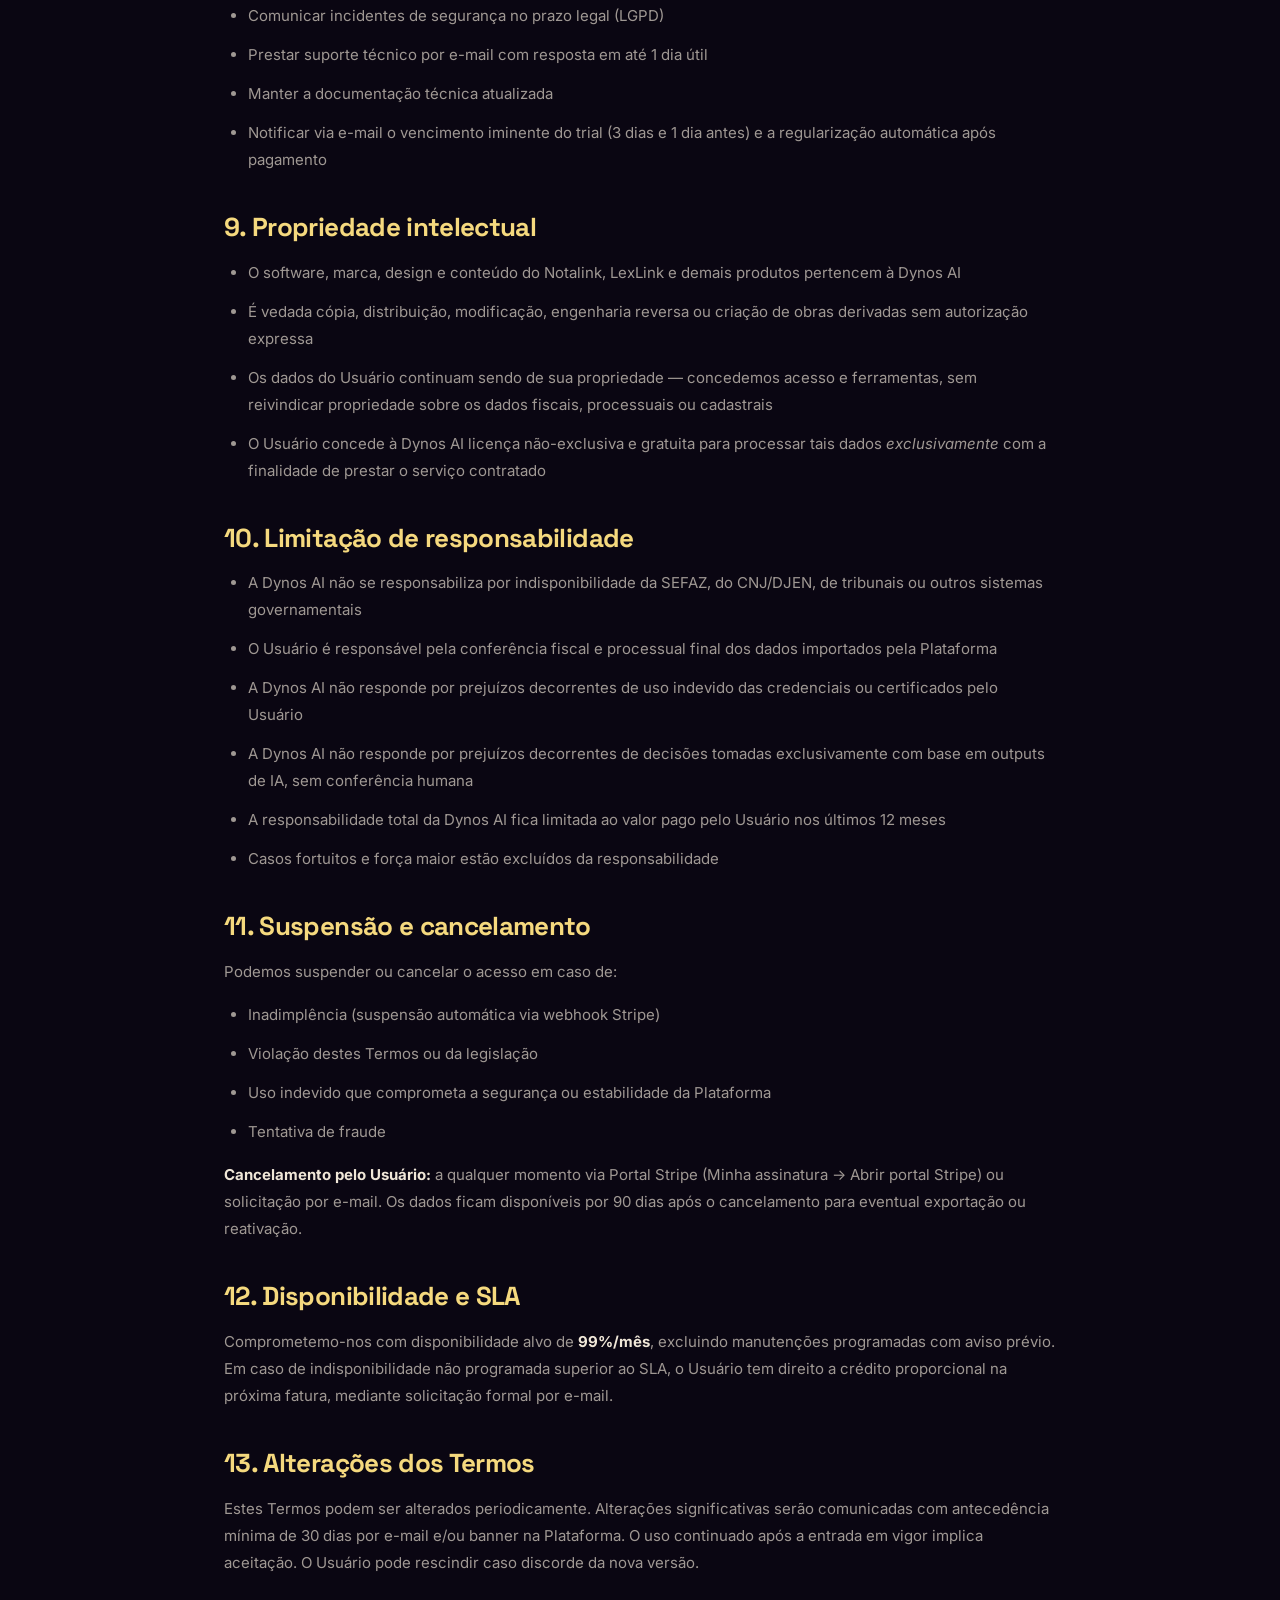
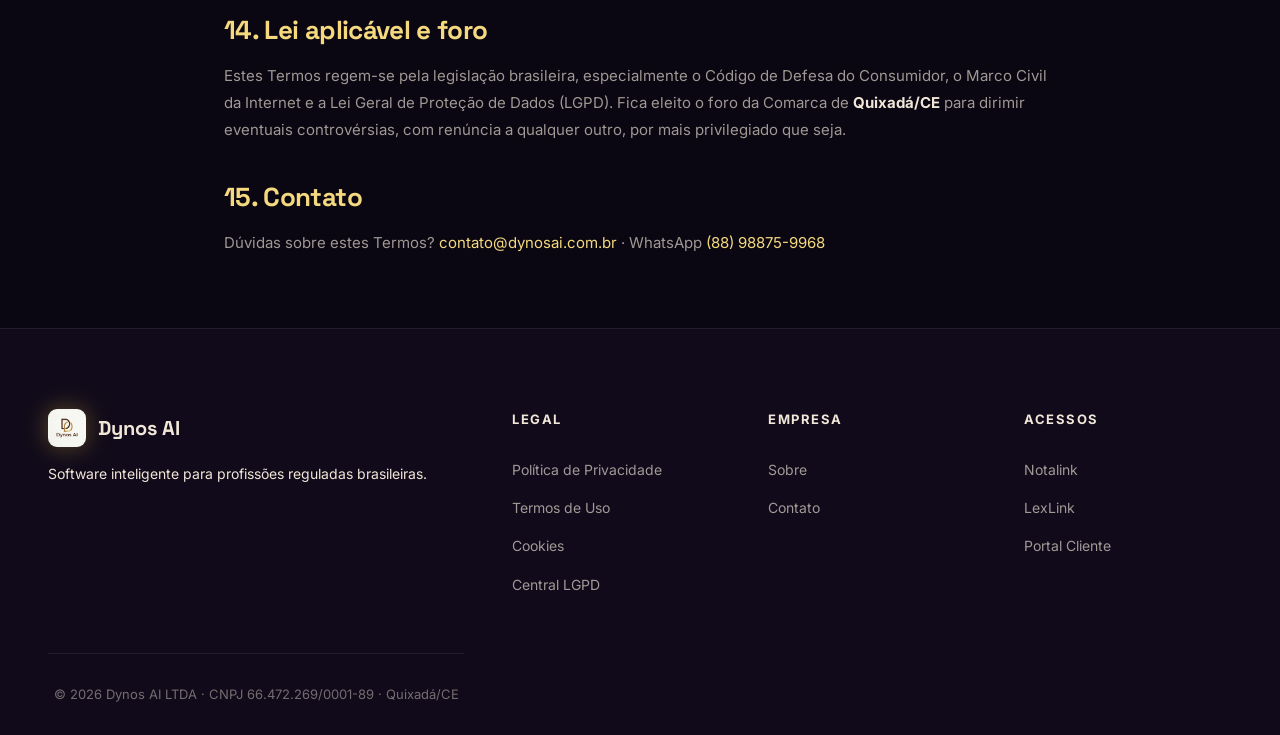
<file: termos-de-uso.html>
<!doctype html>
<html lang="pt-br">
<head>
  <meta charset="utf-8" />
  <meta name="viewport" content="width=device-width, initial-scale=1" />
  <title>Termos de Uso — Dynos AI</title>
  <meta name="description" content="Termos de Uso dos sistemas Dynos AI (Notalink e LexLink). Condições gerais, planos, pagamento, trial, IA, captura automática, LGPD." />
  <link rel="canonical" href="https://www.dynosai.com.br/termos-de-uso.html" />
  <meta name="robots" content="index, follow" />
  <link rel="stylesheet" href="/assets/css/dynosai.css?v=20260427d" />
  <link rel="stylesheet" href="/assets/css/dynos-cinema.css?v=20260928d" />
  <link href="https://fonts.googleapis.com/css2?family=JetBrains+Mono:wght@400;500&display=swap" rel="stylesheet">
  <link rel="icon" href="/assets/img/dynos_logo_square.png" type="image/png" />
  <link href="https://fonts.googleapis.com/css2?family=Space+Grotesk:wght@500;600;700&family=Inter:wght@400;500;600;700&display=swap" rel="stylesheet">
  <style>
    .legal-content { max-width: 880px; margin: 0 auto; padding: 60px 24px; }
    .legal-content h2 { font-size: 26px; margin: 40px 0 16px; color: var(--dy-dourado-claro); }
    .legal-content h3 { font-size: 18px; margin: 24px 0 10px; color: var(--dy-text); }
    .legal-content p, .legal-content li { color: var(--dy-text-muted); line-height: 1.8; margin-bottom: 12px; font-size: 15px; }
    .legal-content ul, .legal-content ol { padding-left: 24px; }
    .legal-content strong { color: var(--dy-text); }
    .legal-meta { background: var(--dy-bg-card); border: 1px solid var(--dy-border); border-radius: var(--dy-radius); padding: 20px; margin-bottom: 32px; font-size: 14px; }
    .legal-meta strong { color: var(--dy-dourado-claro); }
  </style>
</head>
<body>

<header class="dy-header">
  <div class="dy-container">
    <a href="/" class="dy-logo-wrap">
      <img src="/assets/img/dynos_logo_square.png" alt="Dynos AI" />
      <span class="marca">Dynos AI</span>
    </a>
    <nav class="dy-nav">
      <a href="/">Home</a>
      <a href="/politica-privacidade.html">Privacidade</a>
      <a href="/lgpd.html">LGPD</a>
      <a href="mailto:contato@dynosai.com.br" class="dy-btn dy-btn-dourado" style="padding: 10px 20px; font-size: 14px;">Contato</a>
    </nav>
  </div>
</header>

<main class="legal-content">
  <h1 style="font-size: 42px; margin-bottom: 8px;">Termos de Uso</h1>
  <p style="color: var(--dy-text-subtle); margin-bottom: 32px;">Última atualização: 29 de abril de 2026 · Versão 2.0</p>

  <div class="legal-meta">
    <p style="margin: 0;">Ao se cadastrar e usar o <strong>Notalink</strong>, o <strong>LexLink</strong> ou qualquer outro produto da <strong>Dynos AI</strong>, você concorda com estes Termos de Uso e com a <a href="/politica-privacidade.html">Política de Privacidade</a>.</p>
  </div>

  <h2>1. Identificação</h2>
  <p>Estes Termos regem o uso dos serviços prestados por:</p>
  <ul>
    <li><strong>Razão social:</strong> DYNOS AI LTDA</li>
    <li><strong>CNPJ:</strong> 66.472.269/0001-89</li>
    <li><strong>Endereço:</strong> R. José Amadeu Soares, 54, Combate, Quixadá/CE — CEP 63.903-385</li>
    <li><strong>E-mail:</strong> <a href="mailto:contato@dynosai.com.br">contato@dynosai.com.br</a></li>
    <li><strong>WhatsApp:</strong> <a href="https://wa.me/5588988759968">(88) 98875-9968</a></li>
  </ul>

  <h2>2. Definições</h2>
  <ul>
    <li><strong>Plataforma:</strong> os sistemas Dynos AI, incluindo <strong>Notalink</strong> (vertical Contabilidade), <strong>LexLink</strong> (vertical Direito) e demais produtos lançados</li>
    <li><strong>Usuário:</strong> pessoa física que acessa a plataforma em nome de uma empresa ou escritório</li>
    <li><strong>Escritório:</strong> empresa cliente da plataforma — escritório contábil (Notalink) ou escritório de advocacia (LexLink), incluindo advogado solo (PF)</li>
    <li><strong>Cliente Final:</strong> empresa ou pessoa atendida pelo Escritório, com acesso ao Portal do Cliente</li>
    <li><strong>IA:</strong> recursos de inteligência artificial integrados à plataforma (Gemini Pro/Flash do Google e similares) usados para classificação automática de documentos, extração de dados e sugestões</li>
  </ul>

  <h2>3. Cadastro e elegibilidade</h2>
  <ul>
    <li>O Usuário deve ter capacidade civil plena e estar autorizado a contratar em nome da empresa ou escritório</li>
    <li>As informações fornecidas devem ser verdadeiras, completas e atualizadas</li>
    <li>Cada Usuário é responsável pela guarda de suas credenciais de acesso</li>
    <li>O cadastro pode ser recusado ou cancelado em caso de fraude ou violação destes Termos</li>
    <li>No LexLink, o cadastro como advogado solo (Pessoa Física) requer informe de OAB válida</li>
  </ul>

  <h2>4. Planos, pagamento e trial</h2>
  <ul>
    <li>Oferecemos <strong>período de avaliação (trial) gratuito de 7 dias</strong> sem necessidade de cartão</li>
    <li>Após o trial, é necessário ativar a assinatura paga para continuar usando — o acesso é bloqueado automaticamente caso não haja assinatura ativa</li>
    <li>Cobranças são mensais e recorrentes via Stripe (cartão de crédito)</li>
    <li>O Usuário pode cancelar a qualquer momento sem multa, com efeito ao final do ciclo já pago</li>
    <li>Reajustes anuais podem ocorrer com aviso prévio de 30 dias por e-mail</li>
    <li>Em caso de inadimplência, o acesso é suspenso automaticamente após confirmação de falha de pagamento pela Stripe e é restabelecido também automaticamente após confirmação de pagamento</li>
    <li>Não há reembolso proporcional pelo período não utilizado em caso de cancelamento dentro do ciclo</li>
  </ul>

  <h2>5. Coleta e captura automática de dados</h2>
  <p>A Plataforma realiza, de forma autorizada e em nome do Usuário, coleta automatizada de dados públicos e oficiais necessários ao serviço:</p>
  <ul>
    <li><strong>Notalink:</strong> baixa NFes da SEFAZ via NFeDistribuicaoDFe, usando o certificado digital A1/A3 fornecido pelo Usuário, e processa os XMLs para entrega ao sistema contábil contratado</li>
    <li><strong>LexLink:</strong> consulta o DJEN/CNJ (Diário de Justiça Eletrônico Nacional) e demais fontes públicas para captura de publicações vinculadas às OABs cadastradas pelo Usuário, e calcula prazos com base no Código de Processo Civil</li>
    <li>Em ambos os casos, o Usuário declara possuir as autorizações legais e contratuais necessárias para essa coleta automatizada</li>
    <li>A guarda de certificados digitais é feita com criptografia AES (Fernet) e somente o Usuário titular pode utilizá-los na Plataforma</li>
  </ul>

  <h2>6. Uso de Inteligência Artificial</h2>
  <ul>
    <li>A Plataforma utiliza modelos de IA (notadamente Google Gemini Pro/Flash) para classificação automática de publicações jurídicas, sugestões de prazos, extração de dados de XML/PDF e auditoria fiscal</li>
    <li>As sugestões da IA são <strong>recomendações automatizadas</strong> e <strong>não substituem o juízo profissional</strong> do contador, advogado ou responsável técnico</li>
    <li>O Usuário é o responsável final por toda decisão tomada com base em outputs da IA — fiscal, jurídica, processual ou administrativa</li>
    <li>Conteúdo enviado para processamento por IA pode incluir trechos de documentos do Usuário; tais dados não são utilizados para treinamento de modelos da Dynos AI ou de seus fornecedores, conforme política dos provedores</li>
    <li>A Dynos AI envida esforços razoáveis para minimizar erros de IA ("alucinações"), mas não garante precisão absoluta</li>
  </ul>

  <h2>7. Obrigações do Usuário</h2>
  <ul>
    <li>Usar a plataforma de forma lícita e em conformidade com a legislação brasileira</li>
    <li>Manter dados de cadastro atualizados</li>
    <li>Não tentar burlar limites técnicos, de segurança ou contratuais</li>
    <li>Não realizar engenharia reversa, copiar ou redistribuir o software</li>
    <li>Não usar a plataforma para atividades ilícitas, fraudulentas ou que violem direitos de terceiros</li>
    <li>Garantir que possui autorização adequada para usar os certificados digitais carregados</li>
    <li>Garantir consentimento dos clientes finais para acesso ao Portal do Cliente, quando aplicável</li>
    <li>No LexLink, garantir o cadastro de OABs apenas de advogados que tenham autorizado o monitoramento</li>
    <li>Conferir manualmente decisões críticas baseadas em IA (classificação de publicações, cálculo de prazos, sugestões fiscais) antes de qualquer ato profissional</li>
  </ul>

  <h2>8. Obrigações da Dynos AI</h2>
  <ul>
    <li>Fornecer a Plataforma com disponibilidade alvo de 99% mensal (excluindo manutenções programadas)</li>
    <li>Realizar backups regulares dos dados</li>
    <li>Manter segurança da informação conforme padrões de mercado</li>
    <li>Comunicar incidentes de segurança no prazo legal (LGPD)</li>
    <li>Prestar suporte técnico por e-mail com resposta em até 1 dia útil</li>
    <li>Manter a documentação técnica atualizada</li>
    <li>Notificar via e-mail o vencimento iminente do trial (3 dias e 1 dia antes) e a regularização automática após pagamento</li>
  </ul>

  <h2>9. Propriedade intelectual</h2>
  <ul>
    <li>O software, marca, design e conteúdo do Notalink, LexLink e demais produtos pertencem à Dynos AI</li>
    <li>É vedada cópia, distribuição, modificação, engenharia reversa ou criação de obras derivadas sem autorização expressa</li>
    <li>Os dados do Usuário continuam sendo de sua propriedade — concedemos acesso e ferramentas, sem reivindicar propriedade sobre os dados fiscais, processuais ou cadastrais</li>
    <li>O Usuário concede à Dynos AI licença não-exclusiva e gratuita para processar tais dados <em>exclusivamente</em> com a finalidade de prestar o serviço contratado</li>
  </ul>

  <h2>10. Limitação de responsabilidade</h2>
  <ul>
    <li>A Dynos AI não se responsabiliza por indisponibilidade da SEFAZ, do CNJ/DJEN, de tribunais ou outros sistemas governamentais</li>
    <li>O Usuário é responsável pela conferência fiscal e processual final dos dados importados pela Plataforma</li>
    <li>A Dynos AI não responde por prejuízos decorrentes de uso indevido das credenciais ou certificados pelo Usuário</li>
    <li>A Dynos AI não responde por prejuízos decorrentes de decisões tomadas exclusivamente com base em outputs de IA, sem conferência humana</li>
    <li>A responsabilidade total da Dynos AI fica limitada ao valor pago pelo Usuário nos últimos 12 meses</li>
    <li>Casos fortuitos e força maior estão excluídos da responsabilidade</li>
  </ul>

  <h2>11. Suspensão e cancelamento</h2>
  <p>Podemos suspender ou cancelar o acesso em caso de:</p>
  <ul>
    <li>Inadimplência (suspensão automática via webhook Stripe)</li>
    <li>Violação destes Termos ou da legislação</li>
    <li>Uso indevido que comprometa a segurança ou estabilidade da Plataforma</li>
    <li>Tentativa de fraude</li>
  </ul>
  <p><strong>Cancelamento pelo Usuário:</strong> a qualquer momento via Portal Stripe (Minha assinatura → Abrir portal Stripe) ou solicitação por e-mail. Os dados ficam disponíveis por 90 dias após o cancelamento para eventual exportação ou reativação.</p>

  <h2>12. Disponibilidade e SLA</h2>
  <p>Comprometemo-nos com disponibilidade alvo de <strong>99%/mês</strong>, excluindo manutenções programadas com aviso prévio. Em caso de indisponibilidade não programada superior ao SLA, o Usuário tem direito a crédito proporcional na próxima fatura, mediante solicitação formal por e-mail.</p>

  <h2>13. Alterações dos Termos</h2>
  <p>Estes Termos podem ser alterados periodicamente. Alterações significativas serão comunicadas com antecedência mínima de 30 dias por e-mail e/ou banner na Plataforma. O uso continuado após a entrada em vigor implica aceitação. O Usuário pode rescindir caso discorde da nova versão.</p>

  <h2>14. Lei aplicável e foro</h2>
  <p>Estes Termos regem-se pela legislação brasileira, especialmente o Código de Defesa do Consumidor, o Marco Civil da Internet e a Lei Geral de Proteção de Dados (LGPD). Fica eleito o foro da Comarca de <strong>Quixadá/CE</strong> para dirimir eventuais controvérsias, com renúncia a qualquer outro, por mais privilegiado que seja.</p>

  <h2>15. Contato</h2>
  <p>Dúvidas sobre estes Termos? <a href="mailto:contato@dynosai.com.br">contato@dynosai.com.br</a> · WhatsApp <a href="https://wa.me/5588988759968">(88) 98875-9968</a></p>
</main>

<footer class="dy-footer">
  <div class="dy-container">
    <div>
      <div class="dy-logo-wrap" style="margin-bottom: 16px;">
        <img src="/assets/img/dynos_logo_square.png" alt="" />
        <span class="marca">Dynos AI</span>
      </div>
      <p style="font-size: 14px;">Software inteligente para profissões reguladas brasileiras.</p>
    </div>
    <div>
      <h4>Legal</h4>
      <ul>
        <li><a href="/politica-privacidade.html">Política de Privacidade</a></li>
        <li><a href="/termos-de-uso.html">Termos de Uso</a></li>
        <li><a href="/cookies.html">Cookies</a></li>
        <li><a href="/lgpd.html">Central LGPD</a></li>
      </ul>
    </div>
    <div>
      <h4>Empresa</h4>
      <ul>
        <li><a href="/#sobre">Sobre</a></li>
        <li><a href="mailto:contato@dynosai.com.br">Contato</a></li>
      </ul>
    </div>
    <div>
      <h4>Acessos</h4>
      <ul>
        <li><a href="https://notalink.dynosai.com.br">Notalink</a></li>
        <li><a href="https://lexlink.dynosai.com.br">LexLink</a></li>
        <li><a href="https://notalink.dynosai.com.br/cliente/login">Portal Cliente</a></li>
      </ul>
    </div>
  </div>
  <div class="dy-container">
    <div class="copyright">© 2026 Dynos AI LTDA · CNPJ 66.472.269/0001-89 · Quixadá/CE</div>
  </div>
</footer>

<script src="/assets/js/dynos-cinema.js?v=20260928d" defer></script>
</body>
</html>
</file>
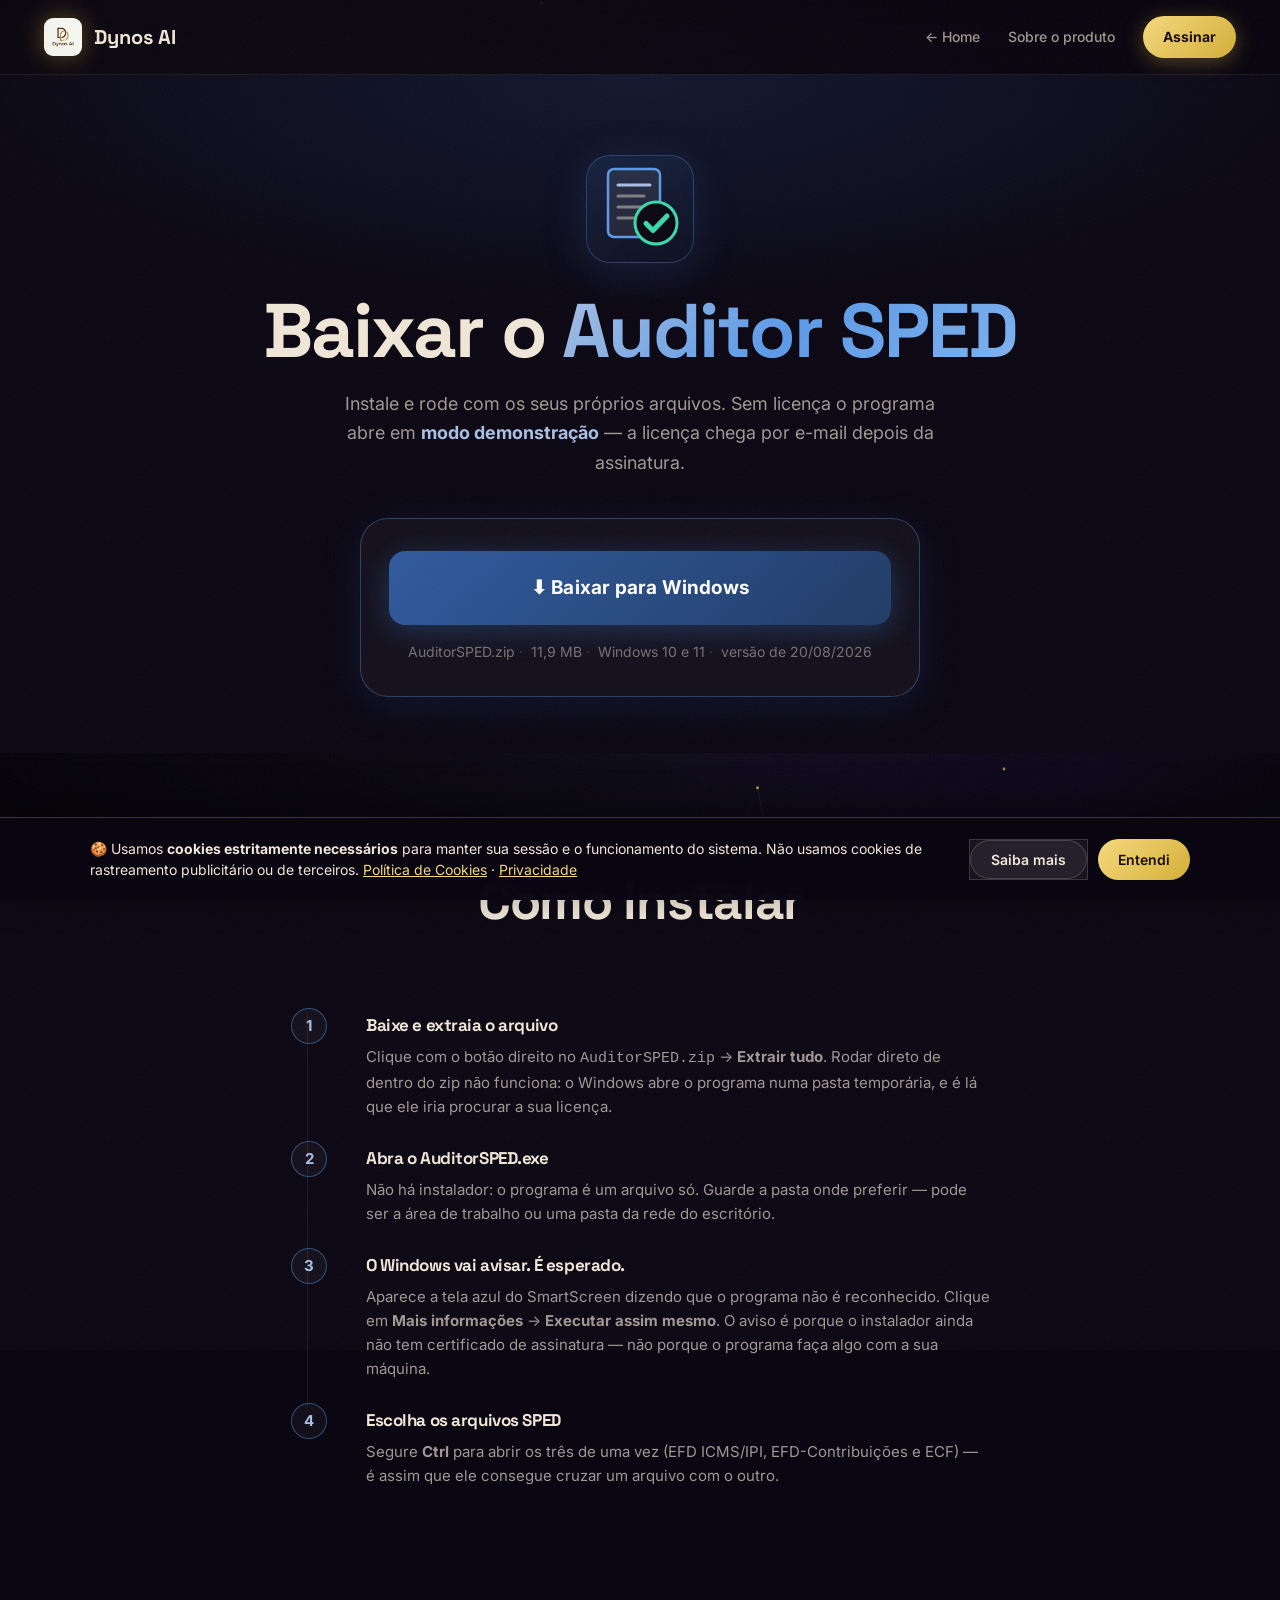
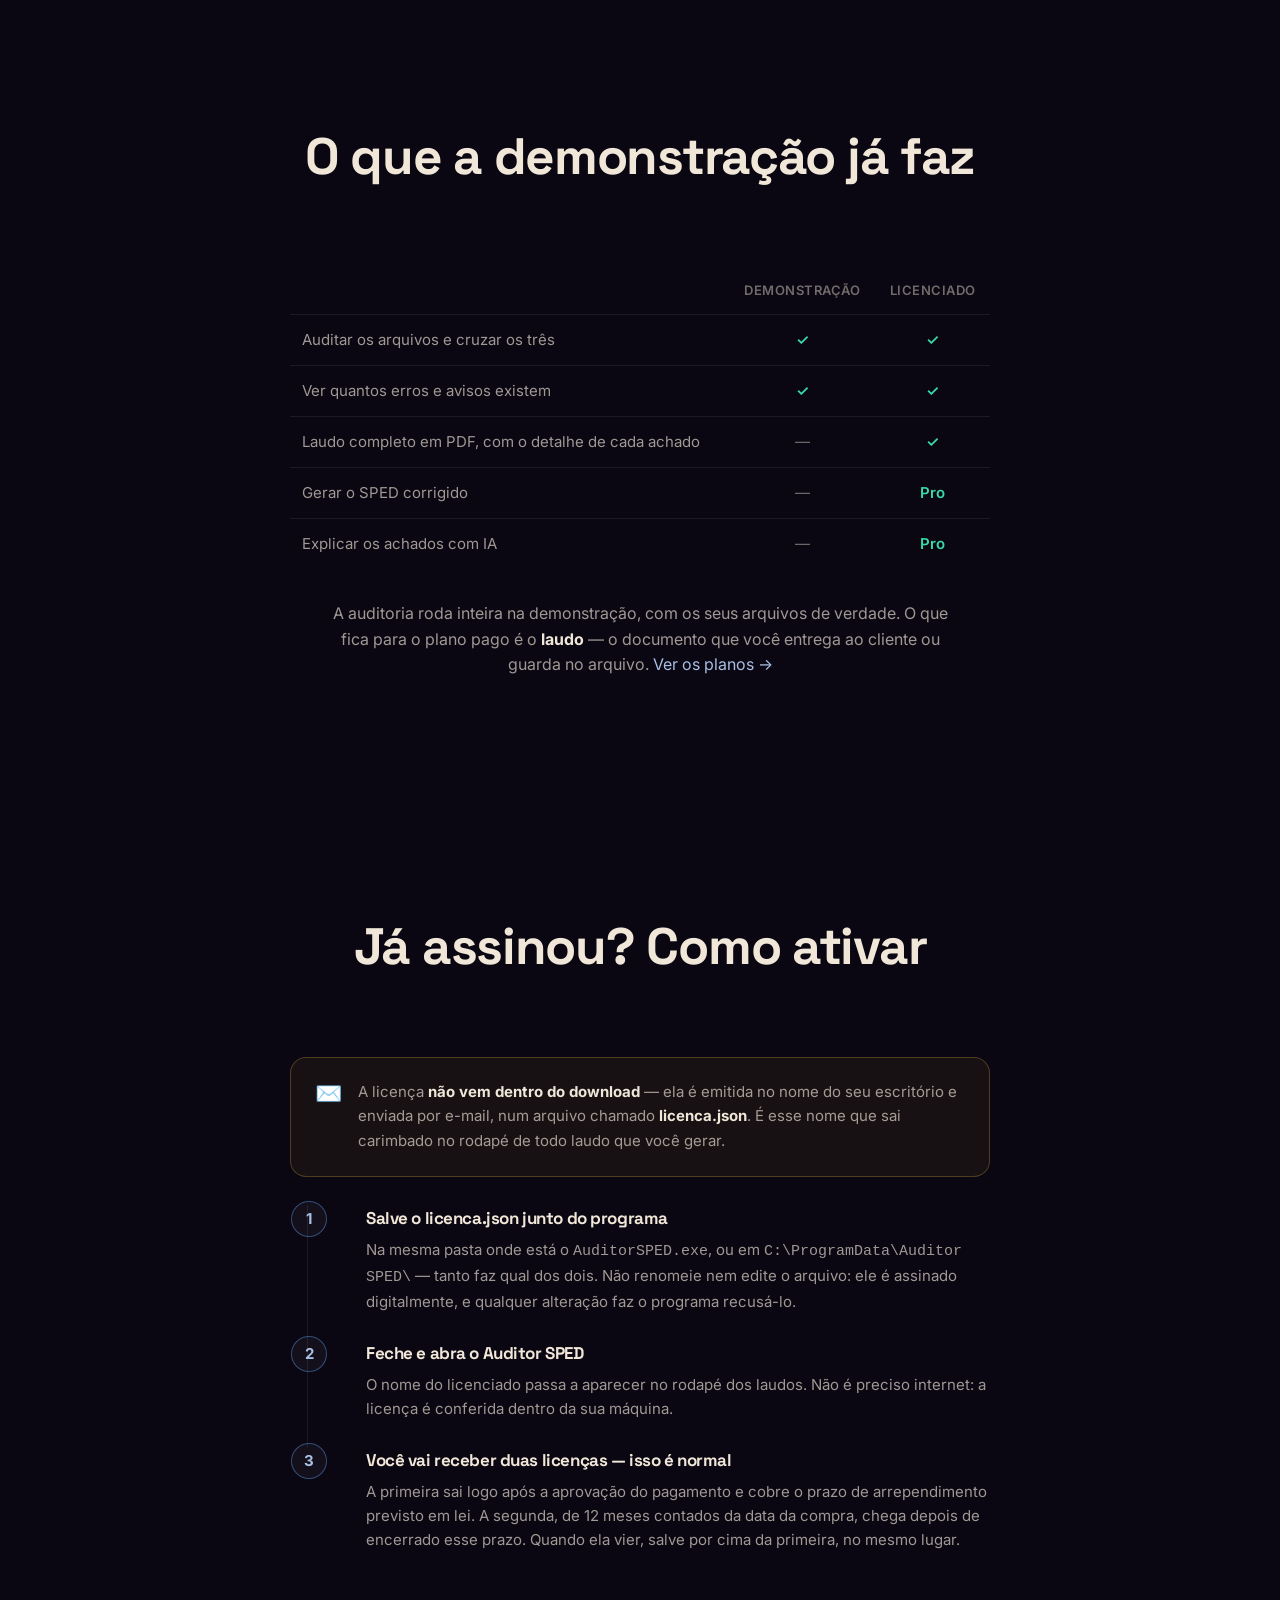
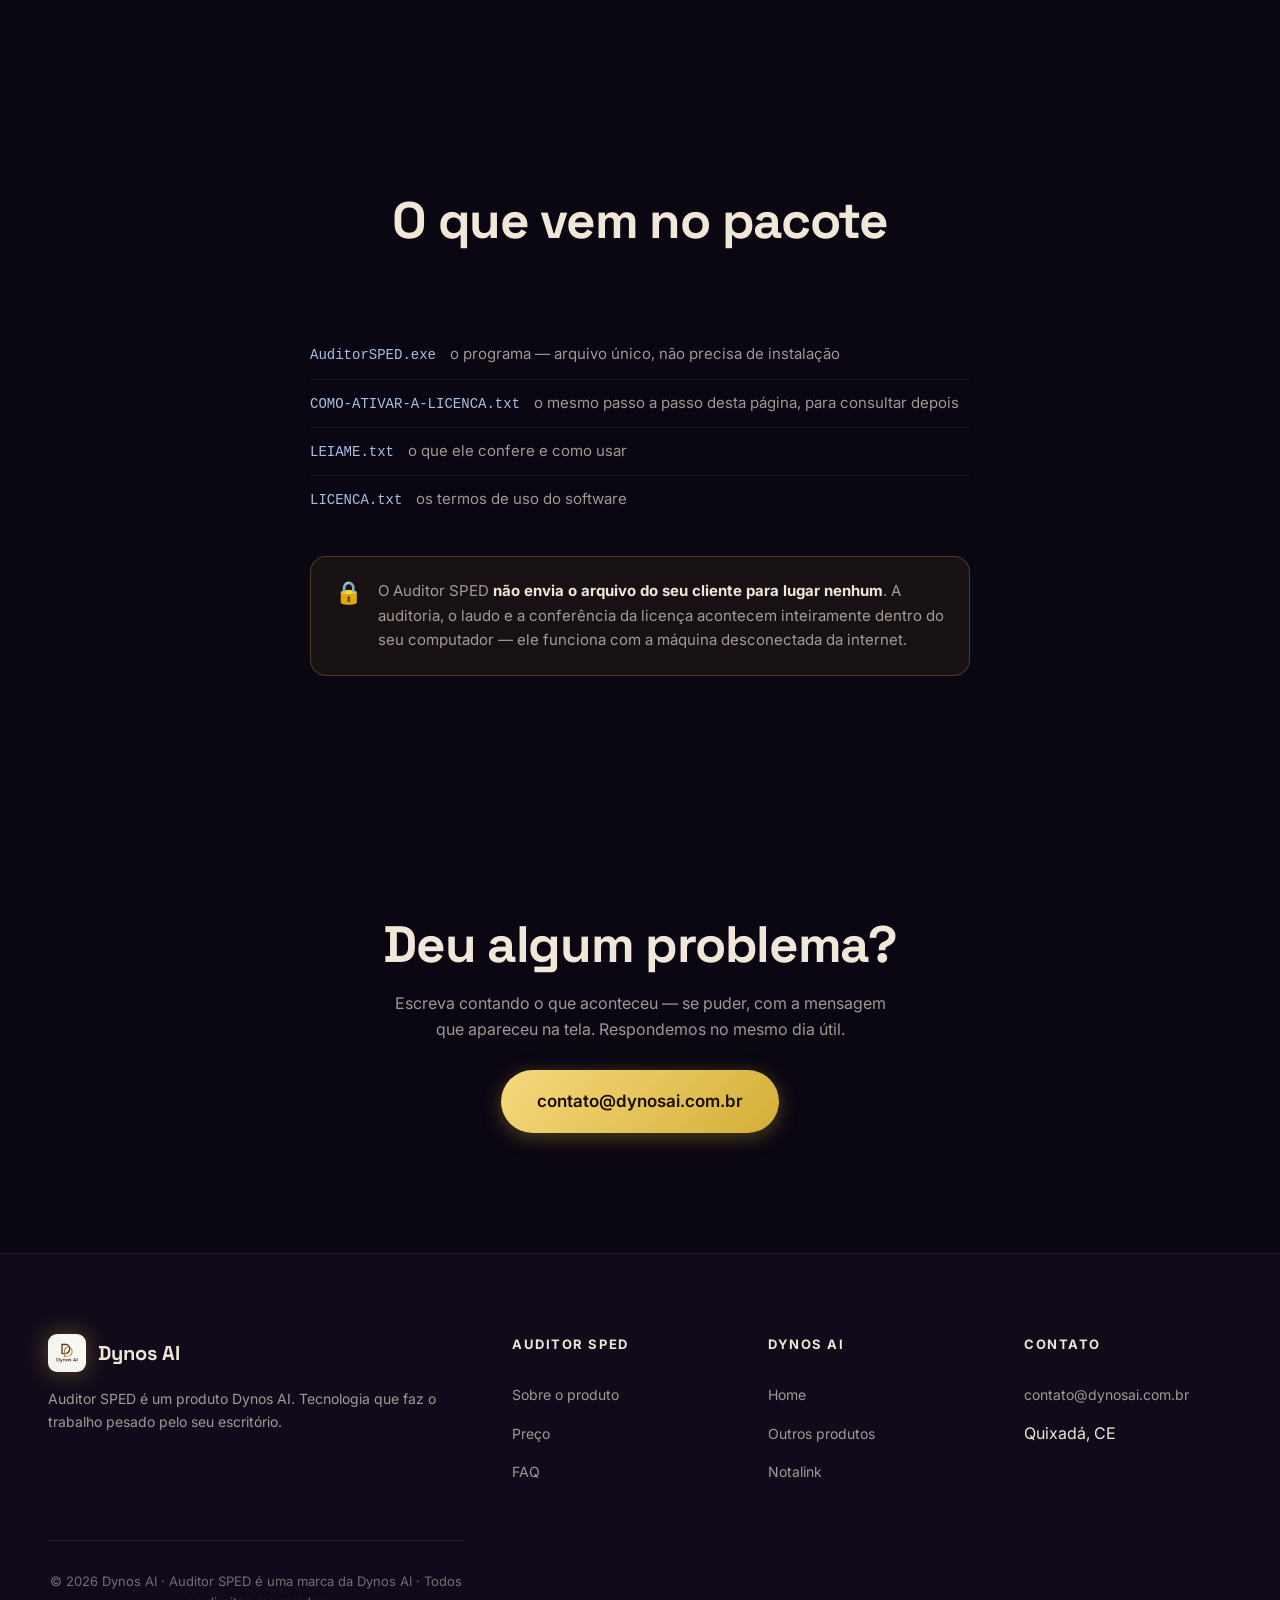
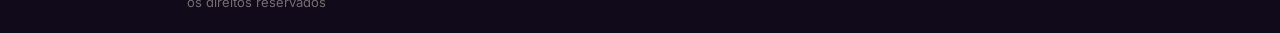
<file: download/auditor-sped.html>
<!doctype html>
<html lang="pt-br">
<head>
  <meta charset="utf-8" />
  <meta name="viewport" content="width=device-width, initial-scale=1" />
  <title>Baixar o Auditor SPED | Dynos AI</title>
  <meta name="description" content="Download do Auditor SPED para Windows. O programa roda em demonstração sem licença; a licença é enviada por e-mail após a assinatura." />
  <!-- Decisão da dona (26/08/2026): a página é pública — quem tem o link baixa —
       mas fica FORA da busca. É o endereço que ela manda por e-mail; não é para
       o Google servir como "download do Auditor SPED" solto no resultado. -->
  <meta name="robots" content="noindex, nofollow" />
  <link rel="stylesheet" href="/assets/css/dynosai.css?v=20260427d" />
  <link rel="stylesheet" href="/assets/css/dynos-cinema.css?v=20260928d" />
  <link href="https://fonts.googleapis.com/css2?family=JetBrains+Mono:wght@400;500&display=swap" rel="stylesheet">
  <link rel="icon" href="/assets/img/dynos_logo_square.png" />
  <link href="https://fonts.googleapis.com/css2?family=Space+Grotesk:wght@500;600;700&family=Inter:wght@400;500;600;700&display=swap" rel="stylesheet">
  <style>
    /* mesmos tons de `auditor_sped.py` e `laudo_pdf.py`: quem baixa aqui e abre
       o programa vê a mesma casa */
    :root {
      --as-azul-esc:   #1f3b66;
      --as-azul:       #2f5a9e;
      --as-azul-claro: #a9c0e4;
      --as-brilho:     #5b9ae8;
    }
    .gradient-text {
      background: linear-gradient(135deg, var(--as-azul-claro) 0%, var(--as-brilho) 50%, #7fb4f0 100%);
      -webkit-background-clip: text; background-clip: text; -webkit-text-fill-color: transparent;
    }

    .dl-hero {
      padding: 80px 0 56px; text-align: center;
      background:
        radial-gradient(ellipse 80% 50% at 50% 0%, rgba(47,90,158,0.20), transparent 70%),
        var(--dy-bg);
    }
    .dl-hero h1 { max-width: 760px; margin: 24px auto 18px; }
    .dl-hero .subtitulo {
      max-width: 620px; margin: 0 auto; font-size: 18px; line-height: 1.65;
      color: var(--dy-text-muted);
    }

    .as-logo-tile {
      display: inline-flex; align-items: center; justify-content: center;
      width: 108px; height: 108px; border-radius: 24px;
      background: linear-gradient(145deg, rgba(47,90,158,0.22), rgba(31,59,102,0.10));
      border: 1px solid rgba(91,154,232,0.30);
      box-shadow: 0 8px 40px rgba(47,90,158,0.25);
    }

    /* o botão de download é o assunto da página inteira */
    .dl-caixa {
      max-width: 560px; margin: 40px auto 0; padding: 32px 28px;
      background: var(--dy-bg-card); border: 1px solid rgba(91,154,232,0.35);
      border-radius: var(--dy-radius-lg); box-shadow: 0 8px 40px rgba(47,90,158,0.18);
    }
    .dl-botao {
      display: block; width: 100%; box-sizing: border-box; text-align: center;
      padding: 22px 32px; font-size: 19px; font-weight: 700;
      background: linear-gradient(135deg, var(--as-azul) 0%, var(--as-azul-esc) 100%);
      color: #fff; border: none; border-radius: var(--dy-radius);
      text-decoration: none; letter-spacing: 0.2px;
      box-shadow: 0 6px 28px rgba(47,90,158,0.45);
      transition: transform 0.16s ease, box-shadow 0.16s ease;
    }
    .dl-botao:hover { transform: translateY(-2px); box-shadow: 0 10px 36px rgba(47,90,158,0.60); color: #fff; }
    .dl-meta {
      margin-top: 16px; font-size: 14px; color: var(--dy-text-subtle);
      display: flex; gap: 8px; justify-content: center; flex-wrap: wrap;
    }
    .dl-meta span::after { content: " ·"; color: var(--dy-border-strong); }
    .dl-meta span:last-child::after { content: ""; }

    .passos { counter-reset: passo; list-style: none; padding: 0; margin: 0; }
    .passos li {
      counter-increment: passo; position: relative;
      padding: 0 0 26px 58px; margin: 0;
      border-left: 1px solid var(--dy-border); margin-left: 17px;
    }
    .passos li:last-child { border-left-color: transparent; padding-bottom: 0; }
    .passos li::before {
      content: counter(passo); position: absolute; left: -17px; top: -4px;
      width: 34px; height: 34px; border-radius: 50%;
      display: flex; align-items: center; justify-content: center;
      background: var(--dy-bg-card); border: 1px solid rgba(91,154,232,0.45);
      color: var(--as-azul-claro); font-weight: 700; font-size: 15px;
    }
    .passos h4 { margin: 0 0 6px; font-size: 17px; color: var(--dy-text); }
    .passos p { margin: 0; color: var(--dy-text-muted); line-height: 1.6; font-size: 15px; }

    .aviso {
      display: flex; gap: 16px; align-items: flex-start;
      padding: 22px 24px; border-radius: var(--dy-radius);
      background: rgba(212,175,55,0.07); border: 1px solid rgba(212,175,55,0.28);
    }
    .aviso .icone { font-size: 22px; line-height: 1.2; }
    .aviso p { margin: 0; color: var(--dy-text-muted); line-height: 1.65; font-size: 15px; }
    .aviso strong { color: var(--dy-text); }

    .lista-arquivos { list-style: none; padding: 0; margin: 0; }
    .lista-arquivos li {
      display: flex; gap: 14px; align-items: baseline;
      padding: 12px 0; border-bottom: 1px solid var(--dy-border);
    }
    .lista-arquivos li:last-child { border-bottom: none; }
    .lista-arquivos code {
      font-size: 14px; color: var(--as-azul-claro); white-space: nowrap;
      font-family: ui-monospace, "Cascadia Code", Consolas, monospace;
    }
    .lista-arquivos span { color: var(--dy-text-muted); font-size: 15px; line-height: 1.5; }

    .plano-tabela { width: 100%; border-collapse: collapse; font-size: 15px; }
    .plano-tabela th, .plano-tabela td {
      padding: 13px 12px; text-align: left; border-bottom: 1px solid var(--dy-border);
    }
    .plano-tabela th { color: var(--dy-text-subtle); font-weight: 600; font-size: 13px; text-transform: uppercase; letter-spacing: 0.5px; }
    .plano-tabela td:first-child { color: var(--dy-text-muted); }
    .plano-tabela .sim { color: var(--dy-verde); font-weight: 600; }
    .plano-tabela .nao { color: var(--dy-text-subtle); }
    .plano-tabela tr:last-child td { border-bottom: none; }
    .rolagem { overflow-x: auto; }

    @media (max-width: 720px) {
      .dl-hero { padding: 56px 0 40px; }
      .dl-caixa { padding: 24px 20px; }
      .dl-botao { font-size: 17px; padding: 20px 20px; }
    }
  </style>
</head>
<body>

<header class="dy-header">
  <div class="dy-container">
    <a href="https://www.dynosai.com.br/" class="dy-logo-wrap">
      <img src="/assets/img/dynos_logo_square.png" alt="Dynos AI" />
      <span class="marca">Dynos AI</span>
    </a>
    <nav class="dy-nav">
      <a href="https://www.dynosai.com.br/">← Home</a>
      <a href="https://auditorsped.dynosai.com.br/">Sobre o produto</a>
      <a href="https://auditorsped.dynosai.com.br/#preco" class="dy-btn dy-btn-dourado" style="padding: 10px 20px; font-size: 14px;">Assinar</a>
    </nav>
  </div>
</header>

<section class="dl-hero">
  <div class="dy-container">
    <div class="as-logo-tile">
      <svg width="100" height="100" viewBox="0 0 100 100" fill="none" xmlns="http://www.w3.org/2000/svg" role="img" aria-label="Auditor SPED">
        <rect x="18" y="10" width="52" height="68" rx="6" fill="rgba(240,231,216,0.08)" stroke="#5b9ae8" stroke-width="2.5"/>
        <line x1="28" y1="26" x2="60" y2="26" stroke="#a9c0e4" stroke-width="3" stroke-linecap="round"/>
        <line x1="28" y1="37" x2="54" y2="37" stroke="rgba(240,231,216,0.45)" stroke-width="3" stroke-linecap="round"/>
        <line x1="28" y1="48" x2="60" y2="48" stroke="rgba(240,231,216,0.45)" stroke-width="3" stroke-linecap="round"/>
        <line x1="28" y1="59" x2="46" y2="59" stroke="rgba(240,231,216,0.45)" stroke-width="3" stroke-linecap="round"/>
        <circle cx="66" cy="64" r="21" fill="#0a0612" stroke="#39d9aa" stroke-width="3"/>
        <path d="M56 64.5 L63 71.5 L77 57" stroke="#39d9aa" stroke-width="5" stroke-linecap="round" stroke-linejoin="round" fill="none"/>
      </svg>
    </div>

    <h1>Baixar o <span class="gradient-text">Auditor SPED</span></h1>

    <p class="subtitulo">
      Instale e rode com os seus próprios arquivos. Sem licença o programa abre em
      <strong style="color: var(--as-azul-claro);">modo demonstração</strong> — a licença
      chega por e-mail depois da assinatura.
    </p>

    <div class="dl-caixa">
      <a href="/download/AuditorSPED.zip" class="dl-botao" download>
        ⬇ Baixar para Windows
      </a>
      <div class="dl-meta">
        <span>AuditorSPED.zip</span>
        <span>11,9 MB</span>
        <span>Windows 10 e 11</span>
        <span>versão de 20/08/2026</span>
      </div>
    </div>
  </div>
</section>

<section class="dy-secao">
  <div class="dy-container">
    <h2 class="dy-secao-titulo">Como instalar</h2>

    <div style="max-width: 700px; margin: 0 auto;">
      <ol class="passos">
        <li>
          <h4>Baixe e extraia o arquivo</h4>
          <p>Clique com o botão direito no <code>AuditorSPED.zip</code> → <strong>Extrair tudo</strong>.
             Rodar direto de dentro do zip não funciona: o Windows abre o programa numa pasta
             temporária, e é lá que ele iria procurar a sua licença.</p>
        </li>
        <li>
          <h4>Abra o AuditorSPED.exe</h4>
          <p>Não há instalador: o programa é um arquivo só. Guarde a pasta onde preferir —
             pode ser a área de trabalho ou uma pasta da rede do escritório.</p>
        </li>
        <li>
          <h4>O Windows vai avisar. É esperado.</h4>
          <p>Aparece a tela azul do SmartScreen dizendo que o programa não é reconhecido.
             Clique em <strong>Mais informações</strong> → <strong>Executar assim mesmo</strong>.
             O aviso é porque o instalador ainda não tem certificado de assinatura — não porque
             o programa faça algo com a sua máquina.</p>
        </li>
        <li>
          <h4>Escolha os arquivos SPED</h4>
          <p>Segure <strong>Ctrl</strong> para abrir os três de uma vez (EFD ICMS/IPI,
             EFD-Contribuições e ECF) — é assim que ele consegue cruzar um arquivo com o outro.</p>
        </li>
      </ol>
    </div>
  </div>
</section>

<section class="dy-secao">
  <div class="dy-container">
    <h2 class="dy-secao-titulo">O que a demonstração já faz</h2>

    <div style="max-width: 700px; margin: 0 auto 32px;" class="rolagem">
      <table class="plano-tabela">
        <thead>
          <tr>
            <th></th>
            <th style="text-align: center;">Demonstração</th>
            <th style="text-align: center;">Licenciado</th>
          </tr>
        </thead>
        <tbody>
          <tr>
            <td>Auditar os arquivos e cruzar os três</td>
            <td style="text-align: center;" class="sim">✓</td>
            <td style="text-align: center;" class="sim">✓</td>
          </tr>
          <tr>
            <td>Ver quantos erros e avisos existem</td>
            <td style="text-align: center;" class="sim">✓</td>
            <td style="text-align: center;" class="sim">✓</td>
          </tr>
          <tr>
            <td>Laudo completo em PDF, com o detalhe de cada achado</td>
            <td style="text-align: center;" class="nao">—</td>
            <td style="text-align: center;" class="sim">✓</td>
          </tr>
          <tr>
            <td>Gerar o SPED corrigido</td>
            <td style="text-align: center;" class="nao">—</td>
            <td style="text-align: center;" class="sim">Pro</td>
          </tr>
          <tr>
            <td>Explicar os achados com IA</td>
            <td style="text-align: center;" class="nao">—</td>
            <td style="text-align: center;" class="sim">Pro</td>
          </tr>
        </tbody>
      </table>
    </div>

    <p style="text-align: center; color: var(--dy-text-muted); max-width: 620px; margin: 0 auto;">
      A auditoria roda inteira na demonstração, com os seus arquivos de verdade. O que fica
      para o plano pago é o <strong style="color: var(--dy-text);">laudo</strong> — o documento
      que você entrega ao cliente ou guarda no arquivo.
      <a href="https://auditorsped.dynosai.com.br/#preco" style="color: var(--as-azul-claro);">Ver os planos →</a>
    </p>
  </div>
</section>

<section class="dy-secao">
  <div class="dy-container">
    <h2 class="dy-secao-titulo">Já assinou? Como ativar</h2>

    <div style="max-width: 700px; margin: 0 auto;">
      <div class="aviso" style="margin-bottom: 28px;">
        <span class="icone">✉️</span>
        <p>
          A licença <strong>não vem dentro do download</strong> — ela é emitida no nome do seu
          escritório e enviada por e-mail, num arquivo chamado <strong>licenca.json</strong>.
          É esse nome que sai carimbado no rodapé de todo laudo que você gerar.
        </p>
      </div>

      <ol class="passos">
        <li>
          <h4>Salve o licenca.json junto do programa</h4>
          <p>Na mesma pasta onde está o <code>AuditorSPED.exe</code>, ou em
             <code>C:\ProgramData\Auditor SPED\</code> — tanto faz qual dos dois.
             Não renomeie nem edite o arquivo: ele é assinado digitalmente, e qualquer
             alteração faz o programa recusá-lo.</p>
        </li>
        <li>
          <h4>Feche e abra o Auditor SPED</h4>
          <p>O nome do licenciado passa a aparecer no rodapé dos laudos. Não é preciso
             internet: a licença é conferida dentro da sua máquina.</p>
        </li>
        <li>
          <h4>Você vai receber duas licenças — isso é normal</h4>
          <p>A primeira sai logo após a aprovação do pagamento e cobre o prazo de
             arrependimento previsto em lei. A segunda, de 12 meses contados da data da
             compra, chega depois de encerrado esse prazo. Quando ela vier, salve por cima
             da primeira, no mesmo lugar.</p>
        </li>
      </ol>
    </div>
  </div>
</section>

<section class="dy-secao">
  <div class="dy-container">
    <h2 class="dy-secao-titulo">O que vem no pacote</h2>

    <div style="max-width: 660px; margin: 0 auto;">
      <ul class="lista-arquivos">
        <li>
          <code>AuditorSPED.exe</code>
          <span>o programa — arquivo único, não precisa de instalação</span>
        </li>
        <li>
          <code>COMO-ATIVAR-A-LICENCA.txt</code>
          <span>o mesmo passo a passo desta página, para consultar depois</span>
        </li>
        <li>
          <code>LEIAME.txt</code>
          <span>o que ele confere e como usar</span>
        </li>
        <li>
          <code>LICENCA.txt</code>
          <span>os termos de uso do software</span>
        </li>
      </ul>

      <div class="aviso" style="margin-top: 32px;">
        <span class="icone">🔒</span>
        <p>
          O Auditor SPED <strong>não envia o arquivo do seu cliente para lugar nenhum</strong>.
          A auditoria, o laudo e a conferência da licença acontecem inteiramente dentro do seu
          computador — ele funciona com a máquina desconectada da internet.
        </p>
      </div>
    </div>
  </div>
</section>

<section class="dy-secao" style="text-align: center;">
  <div class="dy-container">
    <h2 style="margin-bottom: 16px;">Deu algum problema?</h2>
    <p style="color: var(--dy-text-muted); max-width: 520px; margin: 0 auto 28px;">
      Escreva contando o que aconteceu — se puder, com a mensagem que apareceu na tela.
      Respondemos no mesmo dia útil.
    </p>
    <a href="mailto:contato@dynosai.com.br?subject=Auditor%20SPED%20%E2%80%94%20ajuda%20com%20o%20download" class="dy-btn dy-btn-dourado dy-btn-lg">
      contato@dynosai.com.br
    </a>
  </div>
</section>

<footer class="dy-footer">
  <div class="dy-container">
    <div>
      <div class="dy-logo-wrap" style="margin-bottom: 16px;">
        <img src="/assets/img/dynos_logo_square.png" alt="" />
        <span class="marca">Dynos AI</span>
      </div>
      <p style="font-size: 14px; color: var(--dy-text-muted);">Auditor SPED é um produto Dynos AI. Tecnologia que faz o trabalho pesado pelo seu escritório.</p>
    </div>
    <div>
      <h4>Auditor SPED</h4>
      <ul>
        <li><a href="https://auditorsped.dynosai.com.br/">Sobre o produto</a></li>
        <li><a href="https://auditorsped.dynosai.com.br/#preco">Preço</a></li>
        <li><a href="https://auditorsped.dynosai.com.br/#faq">FAQ</a></li>
      </ul>
    </div>
    <div>
      <h4>Dynos AI</h4>
      <ul>
        <li><a href="https://www.dynosai.com.br/">Home</a></li>
        <li><a href="https://www.dynosai.com.br/#produtos">Outros produtos</a></li>
        <li><a href="https://www.dynosai.com.br/produtos/notalink.html">Notalink</a></li>
      </ul>
    </div>
    <div>
      <h4>Contato</h4>
      <ul>
        <li><a href="mailto:contato@dynosai.com.br">contato@dynosai.com.br</a></li>
        <li>Quixadá, CE</li>
      </ul>
    </div>
  </div>
  <div class="dy-container">
    <div class="copyright">© 2026 Dynos AI · Auditor SPED é uma marca da Dynos AI · Todos os direitos reservados</div>
  </div>
</footer>

<script src="/assets/js/cookies-banner.js"></script>
<script src="/assets/js/dynos-cinema.js?v=20260928d" defer></script>
</body>
</html>
</file>
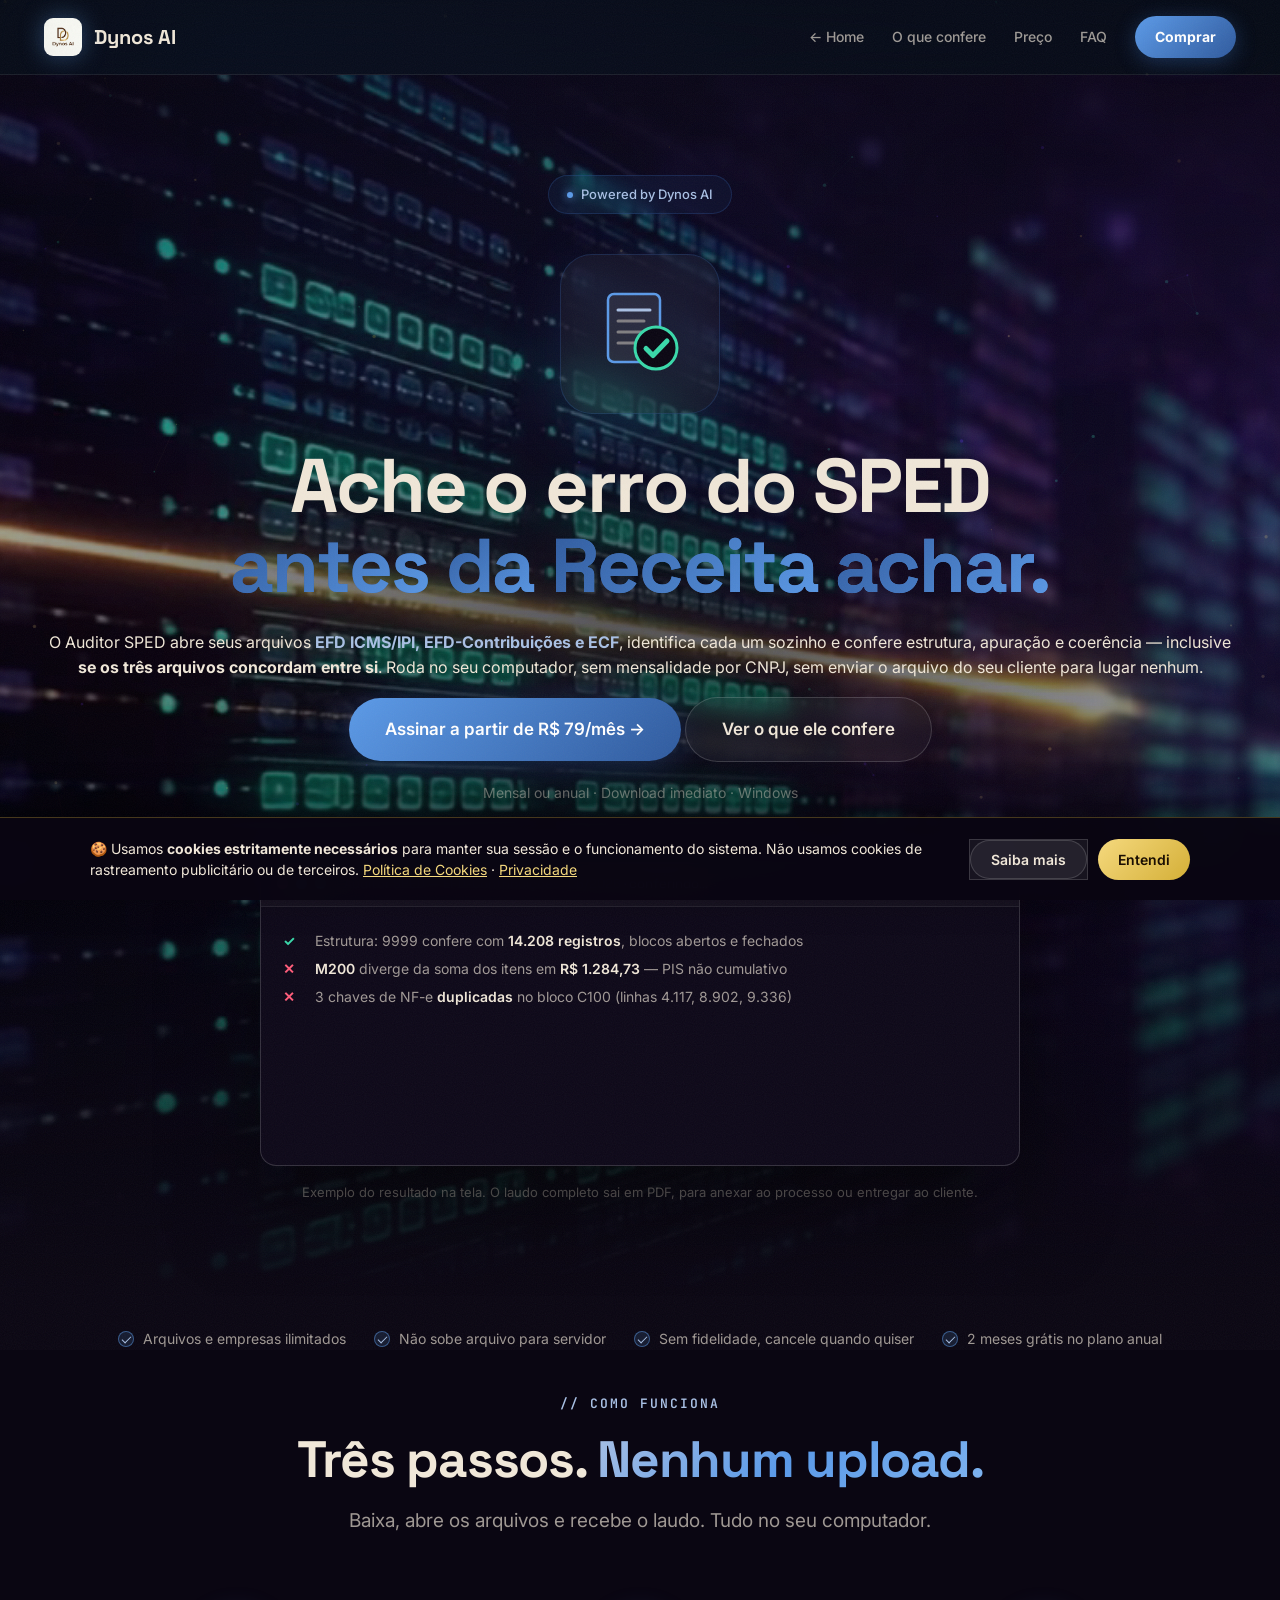
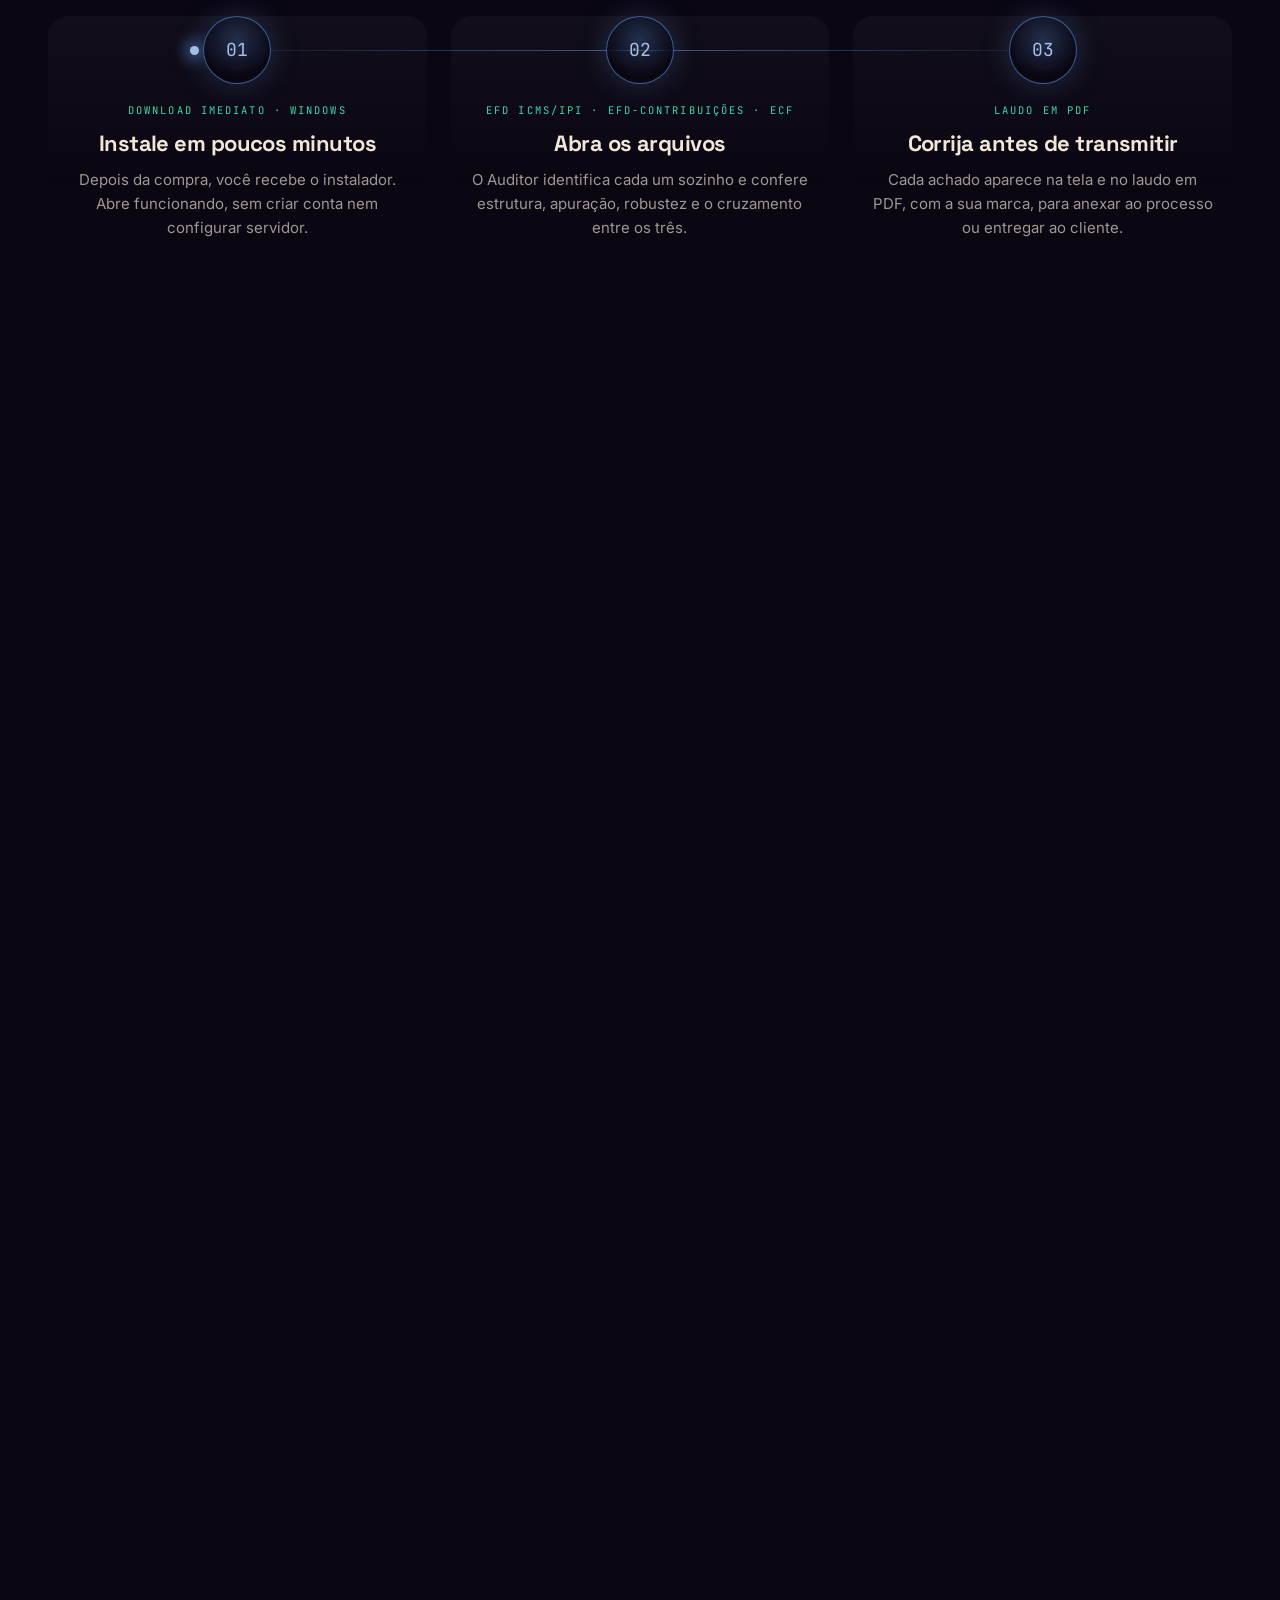
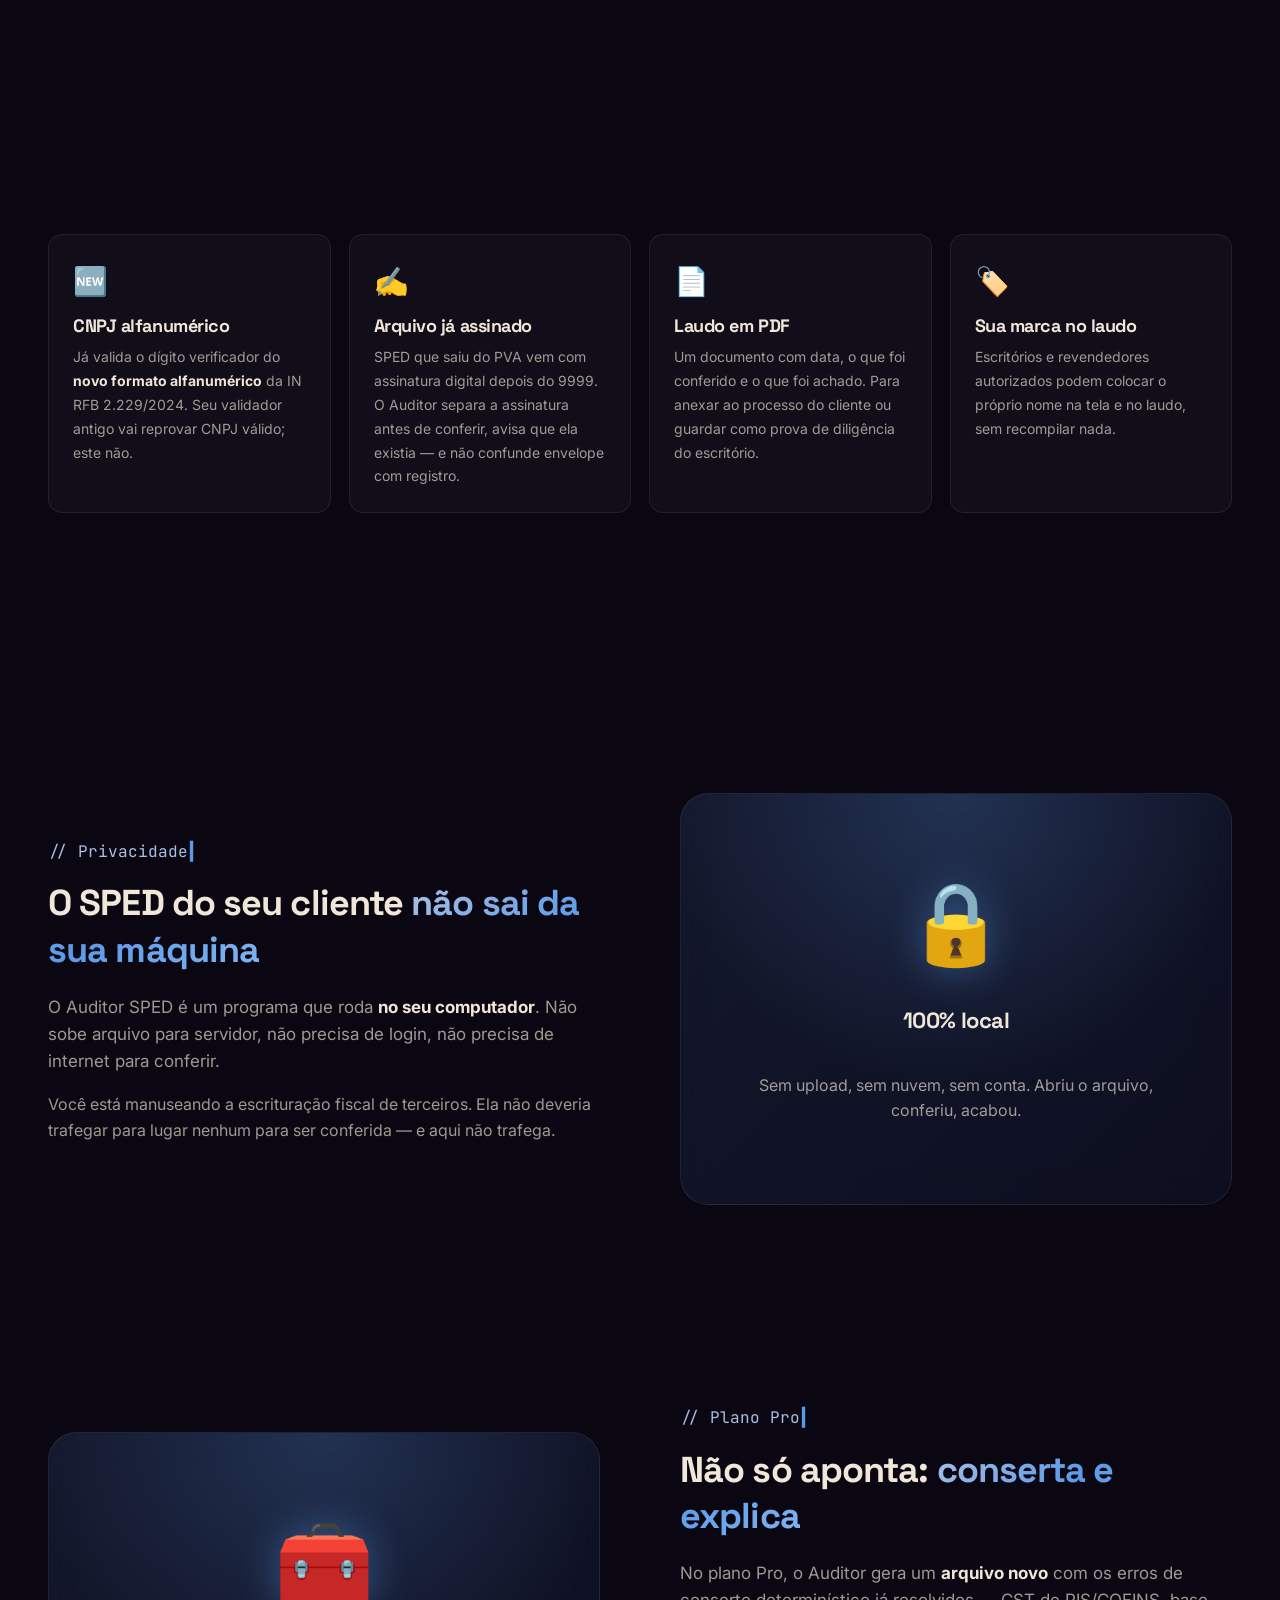
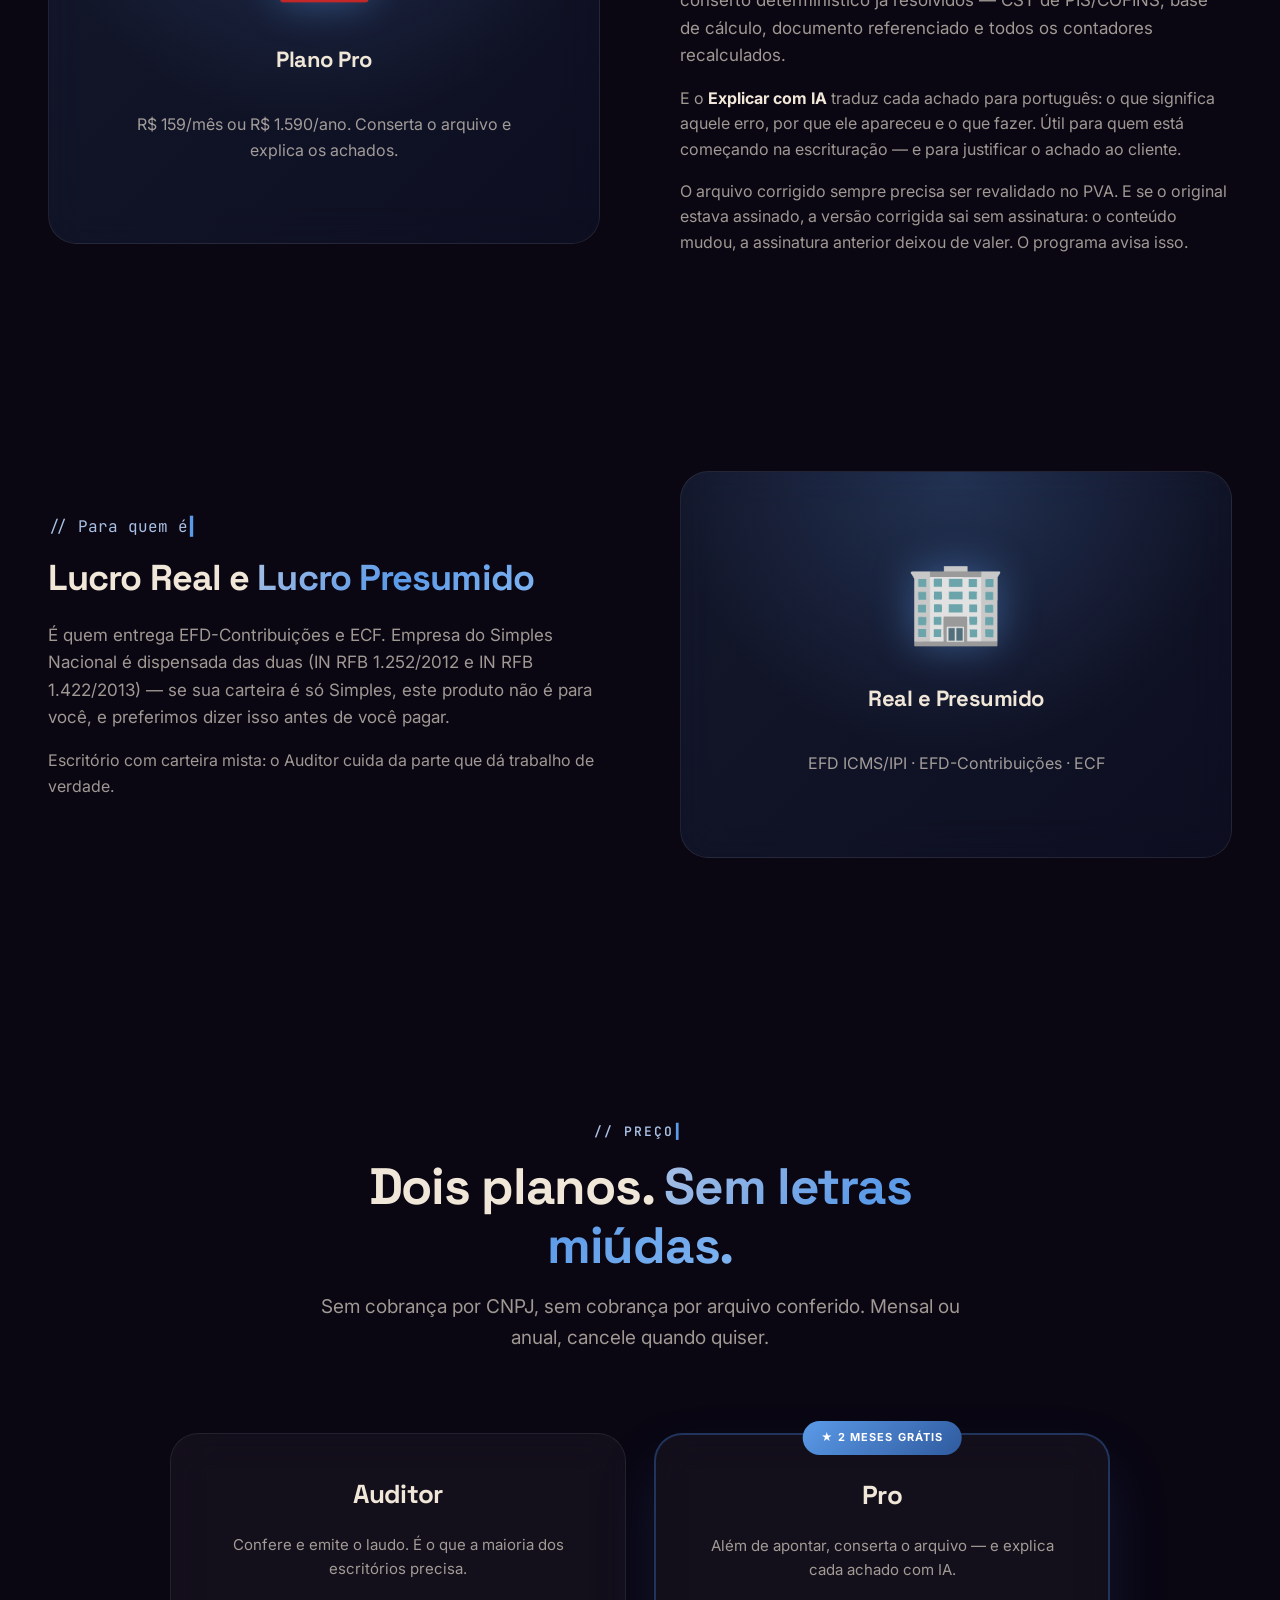
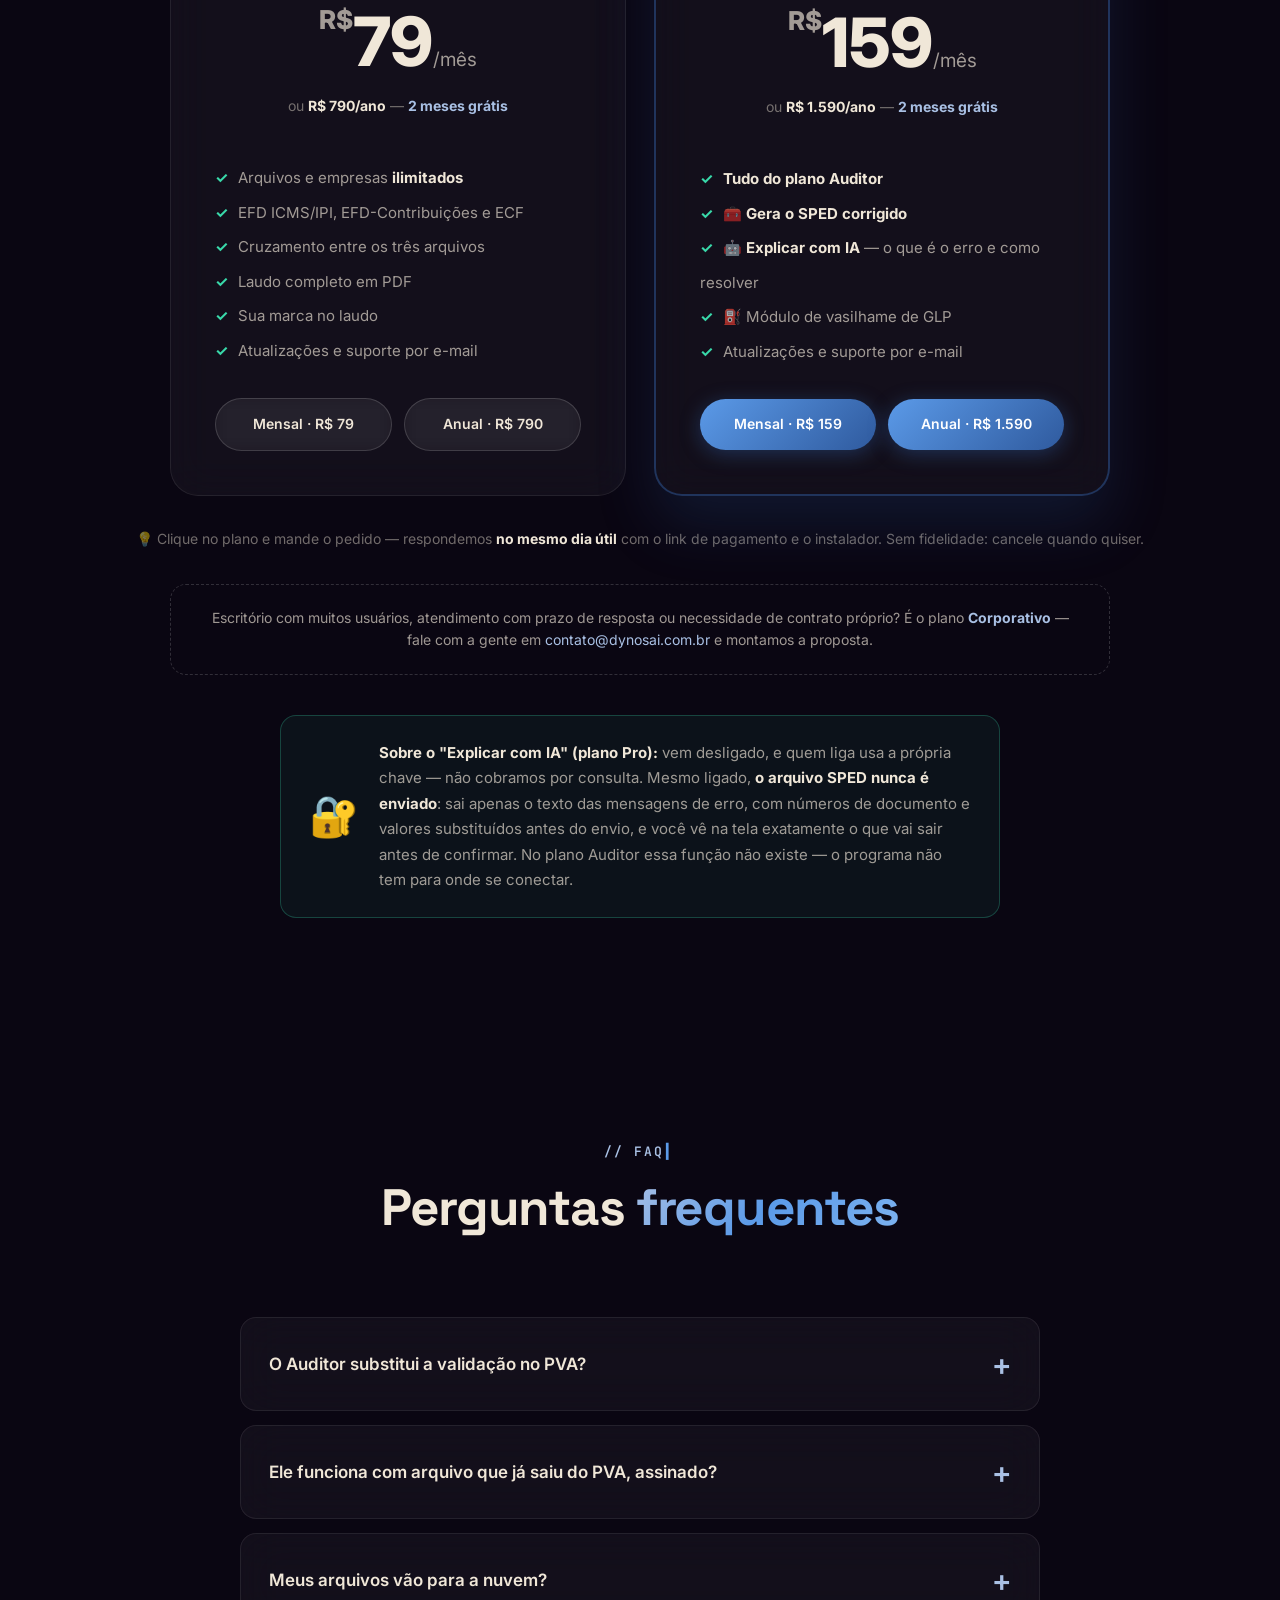
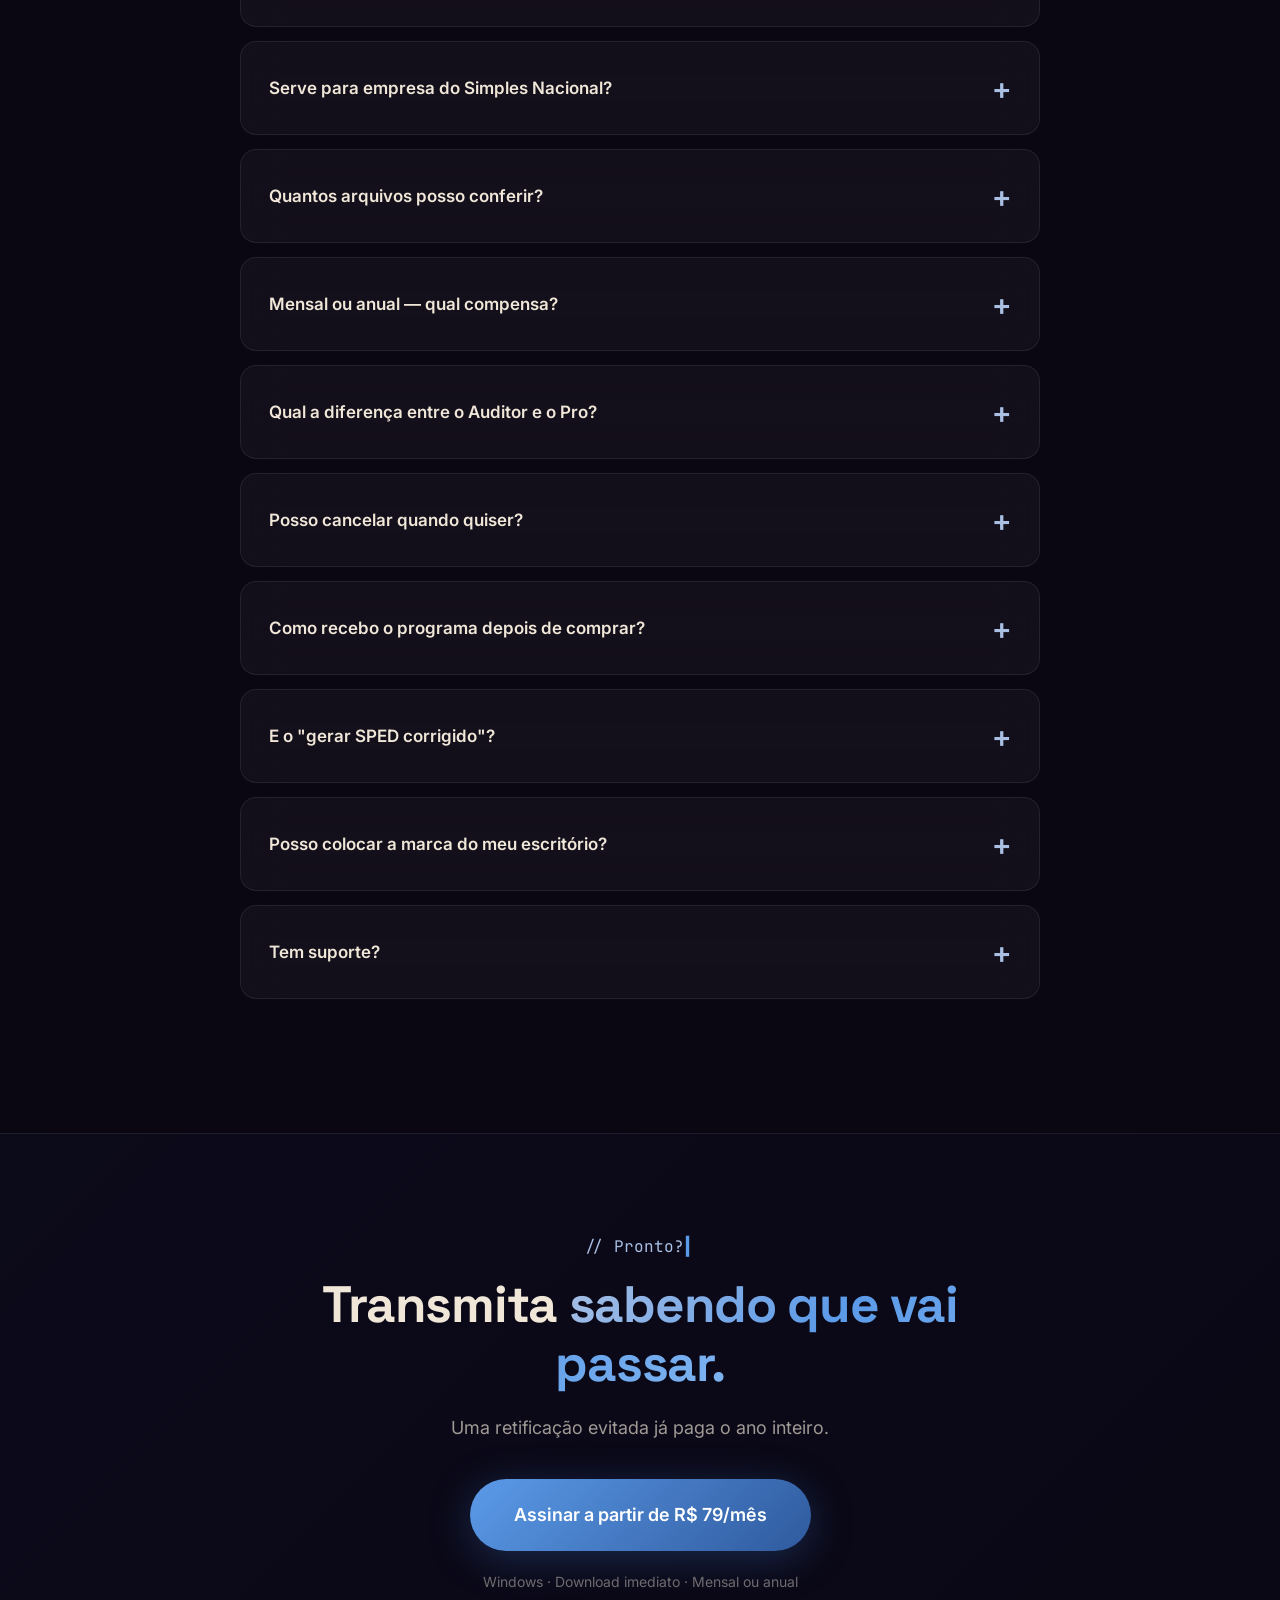
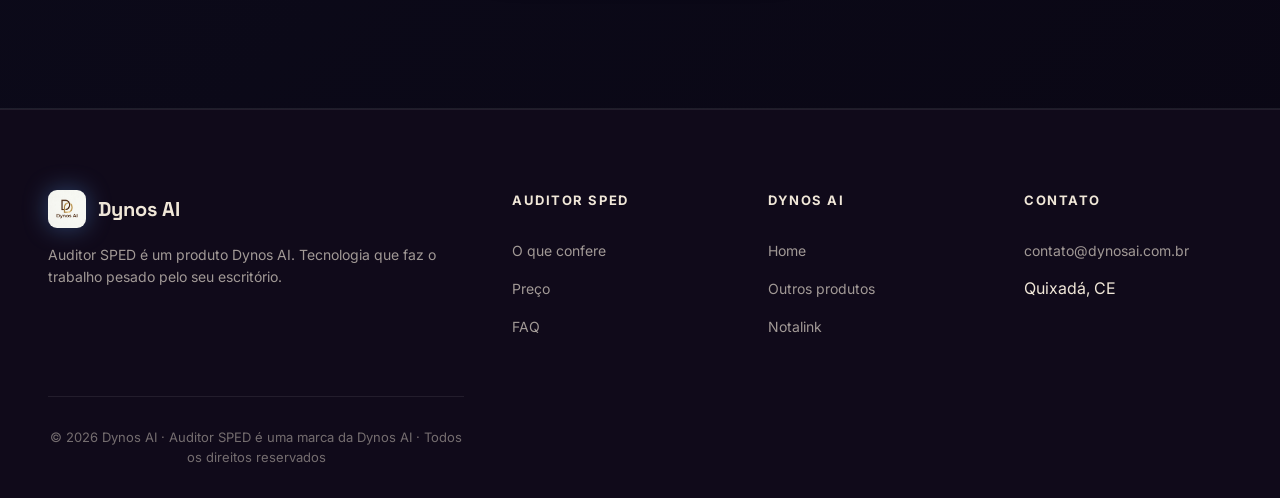
<file: produtos/auditor-sped.html>
<!doctype html>
<html lang="pt-br">
<head>
  <meta charset="utf-8" />
  <meta name="viewport" content="width=device-width, initial-scale=1" />
  <title>Auditor SPED — Confira o SPED antes de transmitir no PVA | Dynos AI</title>
  <meta name="description" content="O Auditor SPED confere EFD ICMS/IPI, EFD-Contribuições e ECF no seu próprio computador, antes da transmissão: estrutura, apuração, CNPJ alfanumérico, chaves de NF-e e o cruzamento entre os três arquivos. Laudo em PDF. R$ 79/mês ou R$ 790/ano." />
  <!-- endereço oficial do produto: a mesma página responde pelo caminho antigo,
       e sem isto o Google trataria as duas URLs como conteúdo duplicado -->
  <link rel="canonical" href="https://auditorsped.dynosai.com.br/" />
  <meta property="og:title" content="Auditor SPED — confira o SPED antes de transmitir no PVA" />
  <meta property="og:description" content="Confere EFD ICMS/IPI, EFD-Contribuições e ECF no seu computador, e ainda cruza os três arquivos. Laudo em PDF. A partir de R$ 79/mês." />
  <meta property="og:url" content="https://auditorsped.dynosai.com.br/" />
  <meta property="og:type" content="website" />
  <meta property="og:site_name" content="Dynos AI" />
  <link rel="stylesheet" href="/assets/css/dynosai.css?v=20260427d" />
  <link rel="stylesheet" href="/assets/css/dynos-cinema.css?v=20260928d" />
  <link href="https://fonts.googleapis.com/css2?family=JetBrains+Mono:wght@400;500&display=swap" rel="stylesheet">
  <link rel="icon" href="/assets/img/dynos_logo_square.png" />
  <link href="https://fonts.googleapis.com/css2?family=Space+Grotesk:wght@500;600;700&family=Inter:wght@400;500;600;700&display=swap" rel="stylesheet">
  <style>
    /* ── Identidade do Auditor SPED: o AZUL do próprio programa ──────────────
       Os tons são os mesmos de `auditor_sped.py` e `laudo_pdf.py`, para quem
       chega pela página e abre o produto ver a mesma casa:
         AZUL        #1f3b66   cabeçalho do app
         AZUL_CLARO  #2f5a9e   botão ativo
         #a9c0e4               texto sobre o azul do cabeçalho
       O site é escuro, então os tons claros levam o texto e os escuros levam
       fundo e borda — o azul-marinho do app não tem contraste sobre #0a0612. */
    :root {
      --as-azul-esc:   #1f3b66;
      --as-azul:       #2f5a9e;
      --as-azul-claro: #a9c0e4;
      --as-brilho:     #5b9ae8;
    }

    /* a página do produto veste a cor do produto — como o Notalink veste o
       verde dele. Sobrescreve o dourado da marca-mãe só aqui. */
    .gradient-text {
      background: linear-gradient(135deg, var(--as-azul-claro) 0%, var(--as-brilho) 50%, #7fb4f0 100%);
      -webkit-background-clip: text; background-clip: text; -webkit-text-fill-color: transparent;
    }
    a { color: var(--as-azul-claro); }
    a:hover { color: var(--as-brilho); }
    .dy-secao-titulo .label { color: var(--as-azul-claro); }
    .dy-btn-dourado {
      background: linear-gradient(135deg, var(--as-brilho), var(--as-azul));
      color: #ffffff; box-shadow: 0 4px 20px rgba(47, 90, 158, 0.45);
    }
    .dy-btn-dourado:hover { box-shadow: 0 8px 30px rgba(91, 154, 232, 0.6); color: #ffffff; }
    .dy-nav a.dy-btn-dourado, .dy-nav a.dy-btn-dourado:hover { color: #ffffff; }
    .dy-logo-wrap img { filter: drop-shadow(0 0 12px rgba(91, 154, 232, 0.45)); }
    .dy-header { background: rgba(8, 14, 28, 0.72); }
    body {
      background-image:
        radial-gradient(circle at 15% 8%, rgba(47, 90, 158, 0.14), transparent 40%),
        radial-gradient(circle at 85% 90%, rgba(31, 59, 102, 0.16), transparent 40%),
        radial-gradient(circle at 50% 50%, rgba(91, 154, 232, 0.05), transparent 60%);
    }
    body::before {
      background-image:
        linear-gradient(rgba(91, 154, 232, 0.03) 1px, transparent 1px),
        linear-gradient(90deg, rgba(91, 154, 232, 0.03) 1px, transparent 1px);
    }

    .as-hero {
      padding: 100px 24px 80px; text-align: center; position: relative;
      background:
        radial-gradient(ellipse at top, rgba(47, 90, 158, 0.14), transparent 60%),
        radial-gradient(ellipse at bottom, rgba(31, 59, 102, 0.08), transparent 60%);
    }
    .as-hero .badge-pre {
      display: inline-flex; align-items: center; gap: 8px;
      padding: 8px 18px; border-radius: var(--dy-radius-pill);
      background: rgba(47, 90, 158, 0.1); border: 1px solid rgba(47, 90, 158, 0.3);
      color: var(--as-azul-claro); font-size: 13px; font-weight: 500; backdrop-filter: blur(10px);
    }
    .as-hero h1 .azul {
      background: linear-gradient(135deg, var(--as-azul) 0%, var(--as-brilho) 100%);
      -webkit-background-clip: text; background-clip: text; -webkit-text-fill-color: transparent;
    }
    .as-logo-tile {
      width: 160px; height: 160px; margin: 0 auto 32px; padding: 26px;
      background: rgba(255, 255, 255, 0.04); backdrop-filter: blur(20px);
      border: 1px solid rgba(47, 90, 158, 0.3); border-radius: 32px;
      box-shadow: 0 20px 60px rgba(47, 90, 158, 0.2);
      animation: floatGlow 4s ease-in-out infinite;
      display: flex; align-items: center; justify-content: center;
    }
    @keyframes floatGlow { 0%,100% { transform: translateY(0); box-shadow: 0 20px 60px rgba(47,90,158,0.2); } 50% { transform: translateY(-8px); box-shadow: 0 30px 80px rgba(47,90,158,0.35); } }

    /* Janela de resultado — mostra o produto trabalhando */
    .as-janela {
      max-width: 760px; margin: 56px auto 0; text-align: left;
      background: #0d0818; border: 1px solid var(--dy-border-strong);
      border-radius: var(--dy-radius); overflow: hidden;
      box-shadow: 0 40px 90px rgba(0,0,0,0.6);
    }
    .as-janela .barra {
      display: flex; align-items: center; gap: 8px; padding: 12px 16px;
      background: rgba(255,255,255,0.03); border-bottom: 1px solid var(--dy-border);
    }
    .as-janela .barra .bolinha { width: 11px; height: 11px; border-radius: 50%; }
    .as-janela .barra .titulo {
      margin-left: 10px; font-size: 13px; color: var(--dy-text-subtle);
      font-family: 'Space Grotesk', sans-serif;
    }
    .as-janela .corpo { padding: 20px 22px; font-size: 14px; line-height: 2; }
    .as-janela .linha { display: flex; gap: 12px; align-items: flex-start; }
    .as-janela .linha .marca-res { flex-shrink: 0; width: 20px; font-weight: 700; }
    .as-janela .ok { color: var(--dy-verde); }
    .as-janela .erro { color: var(--dy-vermelho); }
    .as-janela .aviso { color: #e0a028; }   /* LARANJA do app, clareado p/ fundo escuro */
    .as-janela .txt { color: var(--dy-text-muted); }
    .as-janela .txt strong { color: var(--dy-text); font-weight: 600; }
    .as-janela .rodape {
      padding: 14px 22px; border-top: 1px solid var(--dy-border);
      background: rgba(255, 92, 122, 0.05); font-size: 13px; color: var(--dy-text-muted);
    }

    .vs-card { padding: 36px; border-radius: var(--dy-radius-lg); height: 100%; }
    .vs-ruim { background: rgba(255, 92, 122, 0.05); border: 1px solid rgba(255, 92, 122, 0.2); }
    .vs-bom { background: linear-gradient(135deg, rgba(47,90,158,0.08), rgba(57,217,170,0.05)); border: 2px solid rgba(47, 90, 158, 0.4); }
    .vs-card h3 { display: flex; align-items: center; gap: 12px; }
    .vs-card ul { list-style: none; padding: 0; line-height: 2.4; color: var(--dy-text-muted); }
    .vs-ruim ul li::before { content: "✕"; color: var(--dy-vermelho); margin-right: 12px; font-weight: 700; }
    .vs-bom ul li::before { content: "✓"; color: var(--dy-verde); margin-right: 12px; font-weight: 700; }

    .as-preco { padding: 100px 24px; }
    .plano-card {
      background: var(--dy-bg-card); border: 1px solid var(--dy-border);
      backdrop-filter: blur(20px); border-radius: var(--dy-radius-lg);
      padding: 44px; display: flex; flex-direction: column;
      position: relative; transition: all 0.3s ease; text-align: center;
    }
    .plano-card:hover { transform: translateY(-6px); border-color: var(--dy-border-strong); }
    .plano-card.destaque {
      border: 2px solid rgba(47, 90, 158, 0.5);
      box-shadow: 0 30px 60px rgba(47, 90, 158, 0.2);
    }
    .plano-card.destaque::before {
      content: "★ 2 MESES GRÁTIS"; position: absolute; top: -14px; left: 50%; transform: translateX(-50%);
      background: linear-gradient(135deg, var(--as-brilho), var(--as-azul)); color: #ffffff;
      padding: 8px 18px; border-radius: var(--dy-radius-pill); font-size: 11px; font-weight: 700;
      letter-spacing: 0.1em; white-space: nowrap;
    }
    .plano-card h3 { font-size: 26px; margin-bottom: 6px; }
    .plano-card .desc { color: var(--dy-text-muted); margin-bottom: 20px; min-height: 44px; font-size: 15px; }
    .plano-card .preco { font-size: 68px; font-weight: 800; line-height: 1; margin: 6px 0; }
    .plano-card .preco .moeda { font-size: 26px; vertical-align: top; color: var(--dy-text-muted); }
    .plano-card .preco .periodo { font-size: 19px; font-weight: 400; color: var(--dy-text-muted); }
    .plano-card .nota-preco { color: var(--dy-text-subtle); font-size: 14px; min-height: 22px; }
    .plano-card ul {
      list-style: none; padding: 0; margin: 30px 0; line-height: 2.3; flex: 1;
      color: var(--dy-text-muted); font-size: 15px; text-align: left;
    }
    .plano-card ul li::before { content: "✓"; color: var(--dy-verde); font-weight: 700; margin-right: 10px; }
    .botoes-plano { display: grid; grid-template-columns: 1fr 1fr; gap: 12px; margin-top: auto; }
    .botoes-plano .dy-btn { padding: 14px 10px; font-size: 14px; }
    .preco-maior {
      max-width: 940px; margin: 34px auto 0; padding: 22px 28px;
      border: 1px dashed var(--dy-border-strong); border-radius: var(--dy-radius);
      text-align: center; font-size: 14px; color: var(--dy-text-muted);
    }

    .as-confere { display: grid; grid-template-columns: repeat(auto-fit, minmax(258px, 1fr)); gap: 18px; margin-top: 36px; }
    .as-confere .cartao {
      background: rgba(255,255,255,0.03); border: 1px solid rgba(255,255,255,0.08);
      border-radius: 14px; padding: 24px;
    }
    .as-confere .cartao h3 { margin: 0 0 8px; font-size: 18px; }
    .as-confere .cartao p { margin: 0; color: var(--dy-text-muted); font-size: 14px; line-height: 1.7; }
    .as-confere .cartao .ico { font-size: 28px; margin-bottom: 10px; }

    .as-faq { max-width: 800px; margin: 0 auto; }
    .as-faq details {
      background: var(--dy-bg-card); border: 1px solid var(--dy-border);
      backdrop-filter: blur(20px); border-radius: var(--dy-radius);
      padding: 22px 28px; margin-bottom: 14px; transition: all 0.2s;
    }
    .as-faq details[open] { border-color: rgba(47, 90, 158, 0.3); box-shadow: 0 10px 40px rgba(47, 90, 158, 0.1); }
    .as-faq summary {
      font-weight: 600; cursor: pointer; font-size: 17px; color: var(--dy-text);
      list-style: none; display: flex; justify-content: space-between; align-items: center; gap: 16px;
    }
    .as-faq summary::after { content: "+"; font-size: 30px; color: var(--as-azul-claro); transition: transform 0.2s; }
    .as-faq details[open] summary::after { transform: rotate(45deg); }
    .as-faq details > p { margin-top: 14px; color: var(--dy-text-muted); }

    .cta-final {
      padding: 100px 24px; text-align: center;
      background: linear-gradient(135deg, rgba(47,90,158,0.06), rgba(31,59,102,0.04));
      border-top: 1px solid var(--dy-border); border-bottom: 1px solid var(--dy-border);
    }

    .selo-local {
      display: flex; gap: 20px; align-items: center; max-width: 720px; margin: 40px auto 0;
      padding: 24px 28px; border-radius: var(--dy-radius);
      background: rgba(57, 217, 170, 0.06); border: 1px solid rgba(57, 217, 170, 0.25);
      text-align: left;
    }
    .selo-local .ico { font-size: 40px; flex-shrink: 0; }
    .selo-local p { margin: 0; color: var(--dy-text-muted); font-size: 15px; line-height: 1.7; }

    @media (max-width: 720px) {
      .as-janela .corpo { font-size: 13px; }
      .preco-unico { padding: 40px 26px; }
      .preco-unico .preco { font-size: 60px; }
      .selo-local { flex-direction: column; text-align: center; }
    }
  </style>
</head>
<body class="as-page" data-dy-words>

<header class="dy-header">
  <div class="dy-container">
    <a href="https://www.dynosai.com.br/" class="dy-logo-wrap">
      <img src="/assets/img/dynos_logo_square.png" alt="Dynos AI" />
      <span class="marca">Dynos AI</span>
    </a>
    <nav class="dy-nav">
      <a href="https://www.dynosai.com.br/">← Home</a>
      <a href="#confere">O que confere</a>
      <a href="#preco">Preço</a>
      <a href="#faq">FAQ</a>
      <a href="#preco" class="dy-btn dy-btn-dourado" style="padding: 10px 20px; font-size: 14px;">Comprar</a>
    </nav>
  </div>
</header>

<section class="as-hero dy-has-video">
  <div class="dy-bgvideo suave" aria-hidden="true">
    <video autoplay muted loop playsinline preload="metadata" poster="/assets/video/hf/auditor-sped-poster.jpg?v=20260928a">
      <source src="/assets/video/hf/auditor-sped.mp4?v=20260928a" type="video/mp4" />
      <source src="/assets/video/hf/auditor-sped.webm?v=20260928a" type="video/webm" />
    </video>
  </div>
  <div class="dy-container">
    <span class="badge-pre"><span style="width: 6px; height: 6px; border-radius: 50%; background: #5b9ae8; box-shadow: 0 0 8px #5b9ae8; animation: pulse 2s ease-in-out infinite;"></span> Powered by Dynos AI</span>

    <div style="margin: 40px 0 16px;">
      <div class="as-logo-tile">
        <svg width="100" height="100" viewBox="0 0 100 100" fill="none" xmlns="http://www.w3.org/2000/svg" role="img" aria-label="Auditor SPED">
          <rect x="18" y="10" width="52" height="68" rx="6" fill="rgba(240,231,216,0.08)" stroke="#5b9ae8" stroke-width="2.5"/>
          <line x1="28" y1="26" x2="60" y2="26" stroke="#a9c0e4" stroke-width="3" stroke-linecap="round"/>
          <line x1="28" y1="37" x2="54" y2="37" stroke="rgba(240,231,216,0.45)" stroke-width="3" stroke-linecap="round"/>
          <line x1="28" y1="48" x2="60" y2="48" stroke="rgba(240,231,216,0.45)" stroke-width="3" stroke-linecap="round"/>
          <line x1="28" y1="59" x2="46" y2="59" stroke="rgba(240,231,216,0.45)" stroke-width="3" stroke-linecap="round"/>
          <circle cx="66" cy="64" r="21" fill="#0a0612" stroke="#39d9aa" stroke-width="3"/>
          <path d="M56 64.5 L63 71.5 L77 57" stroke="#39d9aa" stroke-width="5" stroke-linecap="round" stroke-linejoin="round" fill="none"/>
        </svg>
      </div>
    </div>

    <h1 style="max-width: 980px; margin: 0 auto 24px;">
      Ache o erro do SPED<br/><span class="azul">antes da Receita achar.</span>
    </h1>

    <p class="subtitulo">
      O Auditor SPED abre seus arquivos <strong style="color: var(--as-azul-claro);">EFD ICMS/IPI, EFD-Contribuições e ECF</strong>,
      identifica cada um sozinho e confere estrutura, apuração e coerência — inclusive
      <strong style="color: var(--dy-text);">se os três arquivos concordam entre si</strong>.
      Roda no seu computador, sem mensalidade por CNPJ, sem enviar o arquivo do seu cliente para lugar nenhum.
    </p>

    <div class="cta-grupo">
      <a href="#preco" class="dy-btn dy-btn-lg dy-btn-dourado" style="box-shadow: 0 4px 30px rgba(47,90,158,0.4);">Assinar a partir de R$ 79/mês →</a>
      <a href="#confere" class="dy-btn dy-btn-ghost dy-btn-lg">Ver o que ele confere</a>
    </div>
    <p style="margin-top: 20px; font-size: 14px; color: var(--dy-text-subtle);">Mensal ou anual · Download imediato · Windows</p>

    <div class="as-janela">
      <div class="barra">
        <span class="bolinha" style="background:#ff5c7a"></span>
        <span class="bolinha" style="background:var(--as-brilho)"></span>
        <span class="bolinha" style="background:#39d9aa"></span>
        <span class="titulo">Auditor SPED — EFD-Contribuições · 06/2026</span>
      </div>
      <div class="corpo">
        <div class="linha"><span class="marca-res ok">✓</span><span class="txt">Estrutura: 9999 confere com <strong>14.208 registros</strong>, blocos abertos e fechados</span></div>
        <div class="linha"><span class="marca-res erro">✕</span><span class="txt"><strong>M200</strong> diverge da soma dos itens em <strong>R$ 1.284,73</strong> — PIS não cumulativo</span></div>
        <div class="linha"><span class="marca-res erro">✕</span><span class="txt">3 chaves de NF-e <strong>duplicadas</strong> no bloco C100 (linhas 4.117, 8.902, 9.336)</span></div>
        <div class="linha"><span class="marca-res aviso">!</span><span class="txt">CST 73 fora da tabela em <strong>11 itens</strong> — verifique a devolução</span></div>
        <div class="linha"><span class="marca-res ok">✓</span><span class="txt">CNPJ válido, inclusive o dígito do formato alfanumérico</span></div>
        <div class="linha"><span class="marca-res erro">✕</span><span class="txt">Cruzamento: receita da <strong>ECF</strong> não bate com a EFD-Contribuições</span></div>
      </div>
      <div class="rodape">
        <strong style="color: var(--dy-vermelho);">REPROVADO</strong> — 3 erros e 1 aviso. Corrija antes de transmitir no PVA.
      </div>
    </div>
    <p style="margin-top: 16px; font-size: 13px; color: var(--dy-text-subtle);">
      Exemplo do resultado na tela. O laudo completo sai em PDF, para anexar ao processo ou entregar ao cliente.
    </p>
  </div>
</section>


<div class="dy-garantias as-garantias" role="list">
  <span role="listitem"><i></i>Arquivos e empresas ilimitados</span>
  <span role="listitem"><i></i>Não sobe arquivo para servidor</span>
  <span role="listitem"><i></i>Sem fidelidade, cancele quando quiser</span>
  <span role="listitem"><i></i>2 meses grátis no plano anual</span>
</div>

<!-- Como funciona -->
<section id="como-funciona" class="dy-secao" style="padding-top: 40px;">
  <div class="dy-container">
    <div class="dy-secao-titulo">
      <span class="label">// Como funciona</span>
      <h2>Três passos. <span class="gradient-text">Nenhum upload.</span></h2>
      <p>Baixa, abre os arquivos e recebe o laudo. Tudo no seu computador.</p>
    </div>
    <ol class="dy-fluxo">
      <li>
        <span class="dy-fluxo-no">01</span>
        <span class="dy-fluxo-tag">DOWNLOAD IMEDIATO · WINDOWS</span>
        <h3>Instale em poucos minutos</h3>
        <p>Depois da compra, você recebe o instalador. Abre funcionando, sem criar conta nem configurar servidor.</p>
      </li>
      <li>
        <span class="dy-fluxo-no">02</span>
        <span class="dy-fluxo-tag">EFD ICMS/IPI · EFD-CONTRIBUIÇÕES · ECF</span>
        <h3>Abra os arquivos</h3>
        <p>O Auditor identifica cada um sozinho e confere estrutura, apuração, robustez e o cruzamento entre os três.</p>
      </li>
      <li>
        <span class="dy-fluxo-no">03</span>
        <span class="dy-fluxo-tag">LAUDO EM PDF</span>
        <h3>Corrija antes de transmitir</h3>
        <p>Cada achado aparece na tela e no laudo em PDF, com a sua marca, para anexar ao processo ou entregar ao cliente.</p>
      </li>
    </ol>
  </div>
</section>

<section class="dy-secao">
  <div class="dy-container">
    <div class="dy-secao-titulo">
      <span class="label">// Antes vs depois</span>
      <h2>O que muda no <span class="gradient-text">fechamento</span></h2>
    </div>
    <div class="dy-grid dy-grid-2">
      <div class="vs-card vs-ruim">
        <h3 style="color: var(--dy-vermelho);">😩 Antes</h3>
        <ul>
          <li>Descobrir o erro só quando o PVA recusa, no dia do prazo</li>
          <li>PVA aponta a linha, mas não diz que a apuração está incoerente</li>
          <li>Ninguém confere se EFD e ECF contam a mesma receita</li>
          <li>Chave de NF-e duplicada passa e vira glosa depois</li>
          <li>Retransmitir com multa por retificação</li>
          <li>Sem documento nenhum provando que você conferiu</li>
        </ul>
      </div>
      <div class="vs-card vs-bom">
        <h3 style="color: var(--as-azul-claro);">✨ Depois</h3>
        <ul>
          <li>Você roda o Auditor e vê tudo antes de transmitir</li>
          <li>Confere a apuração: M200/M600 e E110 contra os próprios itens</li>
          <li>Cruza os três arquivos: CNPJ, competência e receita</li>
          <li>Chave duplicada, fora de 44 dígitos ou órfã aparece na hora</li>
          <li>Transmite uma vez só, no prazo</li>
          <li>Laudo em PDF com data — sua prova de diligência</li>
        </ul>
      </div>
    </div>
  </div>
</section>

<section id="confere" class="dy-secao" style="padding-top: 60px;">
  <div class="dy-container">
    <div class="dy-secao-titulo">
      <span class="label">// As quatro frentes</span>
      <h2>O que ele <span class="gradient-text">realmente confere</span></h2>
      <p>Não é um validador de leiaute a mais. É a conferência que o PVA não faz por você.</p>
    </div>
    <div class="as-confere">
      <div class="cartao">
        <div class="ico">🧱</div>
        <h3>Estrutura</h3>
        <p>Registro 0000, totalizadores <strong style="color:var(--dy-text);">9999 e 9990</strong>, contagens 9900 por tipo de registro, abertura e fechamento de cada bloco, ordem correta.</p>
      </div>
      <div class="cartao">
        <div class="ico">🧮</div>
        <h3>Coerência da apuração</h3>
        <p><strong style="color:var(--dy-text);">M200 e M600</strong> contra a soma dos próprios itens (PIS/COFINS) e <strong style="color:var(--dy-text);">E110</strong> contra a soma dos C190 (ICMS). Se a apuração não fecha com o que foi escriturado, ele mostra a diferença.</p>
      </div>
      <div class="cartao">
        <div class="ico">🛡️</div>
        <h3>Robustez</h3>
        <p>Codificação do arquivo, dígito verificador do CNPJ, CST fora da tabela, chaves de NF-e duplicadas ou fora dos 44 dígitos, itens sem documento pai.</p>
      </div>
      <div class="cartao">
        <div class="ico">🔗</div>
        <h3>Cruzamento entre arquivos</h3>
        <p>Abra os três juntos e ele confere se <strong style="color:var(--dy-text);">CNPJ, competência e receita batem</strong> entre EFD ICMS/IPI, EFD-Contribuições e ECF. É o erro que ninguém vê olhando um arquivo por vez.</p>
      </div>
      <div class="cartao">
        <div class="ico">🆕</div>
        <h3>CNPJ alfanumérico</h3>
        <p>Já valida o dígito verificador do <strong style="color:var(--dy-text);">novo formato alfanumérico</strong> da IN RFB 2.229/2024. Seu validador antigo vai reprovar CNPJ válido; este não.</p>
      </div>
      <div class="cartao">
        <div class="ico">✍️</div>
        <h3>Arquivo já assinado</h3>
        <p>SPED que saiu do PVA vem com assinatura digital depois do 9999. O Auditor separa a assinatura antes de conferir, avisa que ela existia — e não confunde envelope com registro.</p>
      </div>
      <div class="cartao">
        <div class="ico">📄</div>
        <h3>Laudo em PDF</h3>
        <p>Um documento com data, o que foi conferido e o que foi achado. Para anexar ao processo do cliente ou guardar como prova de diligência do escritório.</p>
      </div>
      <div class="cartao">
        <div class="ico">🏷️</div>
        <h3>Sua marca no laudo</h3>
        <p>Escritórios e revendedores autorizados podem colocar o próprio nome na tela e no laudo, sem recompilar nada.</p>
      </div>
    </div>
  </div>
</section>

<section class="dy-secao" style="padding: 60px 24px;">
  <div class="dy-container">

    <div class="dy-feature-row">
      <div>
        <span class="label">// Privacidade</span>
        <h3 style="font-size: 36px; margin: 16px 0 20px;">O SPED do seu cliente <span class="gradient-text">não sai da sua máquina</span></h3>
        <p style="font-size: 17px; color: var(--dy-text-muted);">
          O Auditor SPED é um programa que roda <strong style="color: var(--dy-text);">no seu computador</strong>.
          Não sobe arquivo para servidor, não precisa de login, não precisa de internet para conferir.
        </p>
        <p style="color: var(--dy-text-muted);">
          Você está manuseando a escrituração fiscal de terceiros. Ela não deveria trafegar para lugar nenhum
          para ser conferida — e aqui não trafega.
        </p>
      </div>
      <div class="visual">
        <div class="icone-grande">🔒</div>
        <h3>100% local</h3>
        <p>Sem upload, sem nuvem, sem conta. Abriu o arquivo, conferiu, acabou.</p>
      </div>
    </div>

    <div class="dy-feature-row">
      <div class="visual">
        <div class="icone-grande">🧰</div>
        <h3>Plano Pro</h3>
        <p>R$ 159/mês ou R$ 1.590/ano. Conserta o arquivo e explica os achados.</p>
      </div>
      <div>
        <span class="label">// Plano Pro</span>
        <h3 style="font-size: 36px; margin: 16px 0 20px;">Não só aponta: <span class="gradient-text">conserta e explica</span></h3>
        <p style="font-size: 17px; color: var(--dy-text-muted);">
          No plano Pro, o Auditor gera um <strong style="color: var(--dy-text);">arquivo novo</strong> com os erros de
          conserto determinístico já resolvidos — CST de PIS/COFINS, base de cálculo, documento referenciado
          e todos os contadores recalculados.
        </p>
        <p style="color: var(--dy-text-muted);">
          E o <strong style="color: var(--dy-text);">Explicar com IA</strong> traduz cada achado para português: o que
          significa aquele erro, por que ele apareceu e o que fazer. Útil para quem está começando na escrituração —
          e para justificar o achado ao cliente.
        </p>
        <p style="color: var(--dy-text-muted);">
          O arquivo corrigido sempre precisa ser revalidado no PVA. E se o original estava assinado, a versão
          corrigida sai sem assinatura: o conteúdo mudou, a assinatura anterior deixou de valer. O programa avisa isso.
        </p>
      </div>
    </div>

    <div class="dy-feature-row">
      <div>
        <span class="label">// Para quem é</span>
        <h3 style="font-size: 36px; margin: 16px 0 20px;">Lucro Real e <span class="gradient-text">Lucro Presumido</span></h3>
        <p style="font-size: 17px; color: var(--dy-text-muted);">
          É quem entrega EFD-Contribuições e ECF. Empresa do Simples Nacional é dispensada das duas
          (IN RFB 1.252/2012 e IN RFB 1.422/2013) — se sua carteira é só Simples, este produto não é para você,
          e preferimos dizer isso antes de você pagar.
        </p>
        <p style="color: var(--dy-text-muted);">
          Escritório com carteira mista: o Auditor cuida da parte que dá trabalho de verdade.
        </p>
      </div>
      <div class="visual">
        <div class="icone-grande">🏢</div>
        <h3>Real e Presumido</h3>
        <p>EFD ICMS/IPI · EFD-Contribuições · ECF</p>
      </div>
    </div>

  </div>
</section>

<section id="preco" class="as-preco">
  <div class="dy-container">
    <div class="dy-secao-titulo">
      <span class="label">// Preço</span>
      <h2>Dois planos. <span class="gradient-text">Sem letras miúdas.</span></h2>
      <p>Sem cobrança por CNPJ, sem cobrança por arquivo conferido. Mensal ou anual, cancele quando quiser.</p>
    </div>

    <div class="dy-grid dy-grid-2" style="max-width: 940px; margin: 0 auto; gap: 28px;">

      <div class="plano-card">
        <h3>Auditor</h3>
        <p class="desc">Confere e emite o laudo. É o que a maioria dos escritórios precisa.</p>
        <div class="preco">
          <span class="moeda">R$</span>79<span class="periodo">/mês</span>
        </div>
        <p class="nota-preco">ou <strong style="color: var(--dy-text);">R$ 790/ano</strong> — <strong style="color: var(--as-azul-claro);">2 meses grátis</strong></p>
        <ul>
          <li>Arquivos e empresas <strong style="color:var(--dy-text);">ilimitados</strong></li>
          <li>EFD ICMS/IPI, EFD-Contribuições e ECF</li>
          <li>Cruzamento entre os três arquivos</li>
          <li>Laudo completo em PDF</li>
          <li>Sua marca no laudo</li>
          <li>Atualizações e suporte por e-mail</li>
        </ul>
        <div class="botoes-plano">
          <a href="mailto:contato@dynosai.com.br?subject=Quero%20assinar%20o%20Auditor%20SPED%20%E2%80%94%20plano%20Auditor%20mensal&body=Ol%C3%A1%21%20Quero%20assinar%20o%20Auditor%20SPED%20no%20plano%20Auditor%20mensal%20%28R%24%2079/m%C3%AAs%29.%0A%0ARaz%C3%A3o%20social%3A%0ACNPJ%3A%0ANome%20do%20respons%C3%A1vel%3A%0ATelefone%3A%0A%0AAguardo%20o%20link%20de%20pagamento%20e%20o%20instalador.%20Obrigado%21" class="dy-btn dy-btn-ghost">Mensal · R$ 79</a>
          <a href="mailto:contato@dynosai.com.br?subject=Quero%20assinar%20o%20Auditor%20SPED%20%E2%80%94%20plano%20Auditor%20anual&body=Ol%C3%A1%21%20Quero%20assinar%20o%20Auditor%20SPED%20no%20plano%20Auditor%20anual%20%28R%24%20790/ano%29.%0A%0ARaz%C3%A3o%20social%3A%0ACNPJ%3A%0ANome%20do%20respons%C3%A1vel%3A%0ATelefone%3A%0A%0AAguardo%20o%20link%20de%20pagamento%20e%20o%20instalador.%20Obrigado%21" class="dy-btn dy-btn-ghost">Anual · R$ 790</a>
        </div>
      </div>

      <div class="plano-card destaque">
        <h3>Pro</h3>
        <p class="desc">Além de apontar, conserta o arquivo — e explica cada achado com IA.</p>
        <div class="preco">
          <span class="moeda">R$</span>159<span class="periodo">/mês</span>
        </div>
        <p class="nota-preco">ou <strong style="color: var(--dy-text);">R$ 1.590/ano</strong> — <strong style="color: var(--as-azul-claro);">2 meses grátis</strong></p>
        <ul>
          <li><strong style="color:var(--dy-text);">Tudo do plano Auditor</strong></li>
          <li>🧰 <strong style="color:var(--dy-text);">Gera o SPED corrigido</strong></li>
          <li>🤖 <strong style="color:var(--dy-text);">Explicar com IA</strong> — o que é o erro e como resolver</li>
          <li>⛽ Módulo de vasilhame de GLP</li>
          <li>Atualizações e suporte por e-mail</li>
        </ul>
        <div class="botoes-plano">
          <a href="mailto:contato@dynosai.com.br?subject=Quero%20assinar%20o%20Auditor%20SPED%20%E2%80%94%20plano%20Pro%20mensal&body=Ol%C3%A1%21%20Quero%20assinar%20o%20Auditor%20SPED%20no%20plano%20Pro%20mensal%20%28R%24%20159/m%C3%AAs%29.%0A%0ARaz%C3%A3o%20social%3A%0ACNPJ%3A%0ANome%20do%20respons%C3%A1vel%3A%0ATelefone%3A%0A%0AAguardo%20o%20link%20de%20pagamento%20e%20o%20instalador.%20Obrigado%21" class="dy-btn dy-btn-dourado">Mensal · R$ 159</a>
          <a href="mailto:contato@dynosai.com.br?subject=Quero%20assinar%20o%20Auditor%20SPED%20%E2%80%94%20plano%20Pro%20anual&body=Ol%C3%A1%21%20Quero%20assinar%20o%20Auditor%20SPED%20no%20plano%20Pro%20anual%20%28R%24%201.590/ano%29.%0A%0ARaz%C3%A3o%20social%3A%0ACNPJ%3A%0ANome%20do%20respons%C3%A1vel%3A%0ATelefone%3A%0A%0AAguardo%20o%20link%20de%20pagamento%20e%20o%20instalador.%20Obrigado%21" class="dy-btn dy-btn-dourado">Anual · R$ 1.590</a>
        </div>
      </div>

    </div>

    <p style="text-align: center; margin-top: 32px; color: var(--dy-text-subtle); font-size: 14px;">
      💡 Clique no plano e mande o pedido — respondemos <strong style="color: var(--dy-text);">no mesmo dia útil</strong> com o link de pagamento e o instalador. Sem fidelidade: cancele quando quiser.
    </p>

    <div class="preco-maior">
      Escritório com muitos usuários, atendimento com prazo de resposta ou necessidade de contrato próprio?
      É o plano <strong style="color: var(--as-azul-claro);">Corporativo</strong> —
      fale com a gente em <a href="mailto:contato@dynosai.com.br">contato@dynosai.com.br</a> e montamos a proposta.
    </div>

    <div class="selo-local">
      <div class="ico">🔐</div>
      <p>
        <strong style="color: var(--dy-text);">Sobre o "Explicar com IA" (plano Pro):</strong> vem desligado, e quem liga usa
        a própria chave — não cobramos por consulta. Mesmo ligado,
        <strong style="color: var(--dy-text);">o arquivo SPED nunca é enviado</strong>: sai apenas o texto das mensagens de erro,
        com números de documento e valores substituídos antes do envio, e você vê na tela exatamente o que vai sair
        antes de confirmar. No plano Auditor essa função não existe — o programa não tem para onde se conectar.
      </p>
    </div>
  </div>
</section>

<section id="faq" class="dy-secao">
  <div class="dy-container">
    <div class="dy-secao-titulo">
      <span class="label">// FAQ</span>
      <h2>Perguntas <span class="gradient-text">frequentes</span></h2>
    </div>
    <div class="as-faq">
      <details>
        <summary>O Auditor substitui a validação no PVA?</summary>
        <p><strong>Não, e não queremos que você acredite nisso.</strong> "APROVADO" no Auditor quer dizer que as checagens feitas aqui não encontraram erro — não que a Receita vai aceitar a transmissão. O PVA continua sendo obrigatório. O Auditor serve para você chegar no PVA já sabendo que vai passar, em vez de descobrir o problema no dia do prazo.</p>
      </details>
      <details>
        <summary>Ele funciona com arquivo que já saiu do PVA, assinado?</summary>
        <p>Sim. Todo SPED assinado carrega um envelope de assinatura digital depois do registro 9999. O Auditor separa esse envelope antes de conferir e avisa que a assinatura existia. Validadores que não fazem isso leem a assinatura como se fosse registro e reprovam o arquivo inteiro sem motivo.</p>
      </details>
      <details>
        <summary>Meus arquivos vão para a nuvem?</summary>
        <p>Não. O programa roda inteiramente no seu computador e não envia o SPED para lugar nenhum — nem para nós. A única função que usa internet é o "Explicar com IA", exclusiva do plano Pro, que vem desligada e, mesmo ligada, envia só o texto dos erros, sem os dados do arquivo.</p>
      </details>
      <details>
        <summary>Serve para empresa do Simples Nacional?</summary>
        <p>O produto é para <strong>Lucro Real e Lucro Presumido</strong>. Empresa optante pelo Simples é dispensada da EFD-Contribuições (IN RFB 1.252/2012) e da ECF (IN RFB 1.422/2013), então não teria o que conferir. Se sua carteira é mista, o Auditor cuida das que entregam.</p>
      </details>
      <details>
        <summary>Quantos arquivos posso conferir?</summary>
        <p>Quantos quiser. Não cobramos por arquivo, por empresa nem por CNPJ. A assinatura — mensal ou anual — libera o uso ilimitado enquanto estiver vigente.</p>
      </details>
      <details>
        <summary>Mensal ou anual — qual compensa?</summary>
        <p>O produto é exatamente o mesmo; muda só a forma de pagar. No anual você paga o equivalente a dez meses — <strong>dois meses de graça</strong> —, o que dá R$ 158 de economia no plano Auditor e R$ 318 no Pro. Se você ainda está conhecendo, comece no mensal; se já sabe que vai usar todo fechamento, o anual sai mais barato.</p>
      </details>
      <details>
        <summary>Qual a diferença entre o Auditor e o Pro?</summary>
        <p>O <strong>Auditor</strong> (R$ 79/mês ou R$ 790/ano) confere os arquivos e emite o laudo em PDF — é o que a maioria dos escritórios usa. O <strong>Pro</strong> (R$ 159/mês ou R$ 1.590/ano) acrescenta três coisas: gerar o <strong>SPED corrigido</strong>, o <strong>Explicar com IA</strong> (que diz em português o que é cada achado e como resolver) e o módulo de vasilhame de GLP. Se você só quer conferir antes de transmitir, o Auditor basta.</p>
      </details>
      <details>
        <summary>Posso cancelar quando quiser?</summary>
        <p>Pode, sem fidelidade e sem multa. No plano mensal, a assinatura para na próxima cobrança e você usa até o fim do período já pago. No anual, o programa continua funcionando até o fim dos 12 meses contratados.</p>
      </details>
      <details>
        <summary>Como recebo o programa depois de comprar?</summary>
        <p>Você recebe por e-mail o instalador e o seu arquivo de licença. É um programa para Windows, instala em poucos minutos e já abre funcionando — não precisa criar conta nem configurar servidor.</p>
      </details>
      <details>
        <summary>E o "gerar SPED corrigido"?</summary>
        <p>É do plano Pro (R$ 159/mês ou R$ 1.590/ano). Ele produz um arquivo novo com os erros de conserto determinístico já resolvidos e os contadores recalculados. O arquivo corrigido precisa ser revalidado no PVA antes da transmissão, e sai sem assinatura se o original estava assinado — porque o conteúdo mudou.</p>
      </details>
      <details>
        <summary>Posso colocar a marca do meu escritório?</summary>
        <p>Pode. O nome e o site do seu escritório aparecem na tela e no rodapé do laudo, sem precisar de versão especial do programa. A titularidade do software continua declarada como Dynos AI — o que muda é a marca de quem entrega o laudo ao cliente.</p>
      </details>
      <details>
        <summary>Tem suporte?</summary>
        <p>Suporte por e-mail em <a href="mailto:contato@dynosai.com.br">contato@dynosai.com.br</a>, incluso na licença. Atendimento com SLA e prioridade é do plano Corporativo.</p>
      </details>
    </div>
  </div>
</section>

<section class="cta-final">
  <div class="dy-container" style="max-width: 760px;">
    <span class="label">// Pronto?</span>
    <h2 style="margin: 16px 0 20px;">Transmita <span class="gradient-text">sabendo que vai passar.</span></h2>
    <p style="font-size: 18px; color: var(--dy-text-muted); margin-bottom: 36px;">
      Uma retificação evitada já paga o ano inteiro.
    </p>
    <a href="#preco" class="dy-btn dy-btn-dourado dy-btn-lg" style="padding: 22px 44px; font-size: 18px; box-shadow: 0 8px 40px rgba(47,90,158,0.4);">
      Assinar a partir de R$ 79/mês
    </a>
    <p style="margin-top: 20px; font-size: 14px; color: var(--dy-text-subtle);">Windows · Download imediato · Mensal ou anual</p>
  </div>
</section>

<footer class="dy-footer">
  <div class="dy-container">
    <div>
      <div class="dy-logo-wrap" style="margin-bottom: 16px;">
        <img src="/assets/img/dynos_logo_square.png" alt="" />
        <span class="marca">Dynos AI</span>
      </div>
      <p style="font-size: 14px; color: var(--dy-text-muted);">Auditor SPED é um produto Dynos AI. Tecnologia que faz o trabalho pesado pelo seu escritório.</p>
    </div>
    <div>
      <h4>Auditor SPED</h4>
      <ul>
        <li><a href="#confere">O que confere</a></li>
        <li><a href="#preco">Preço</a></li>
        <li><a href="#faq">FAQ</a></li>
      </ul>
    </div>
    <div>
      <h4>Dynos AI</h4>
      <ul>
        <li><a href="https://www.dynosai.com.br/">Home</a></li>
        <li><a href="https://www.dynosai.com.br/#produtos">Outros produtos</a></li>
        <li><a href="https://www.dynosai.com.br/produtos/notalink.html">Notalink</a></li>
      </ul>
    </div>
    <div>
      <h4>Contato</h4>
      <ul>
        <li><a href="mailto:contato@dynosai.com.br">contato@dynosai.com.br</a></li>
        <li>Quixadá, CE</li>
      </ul>
    </div>
  </div>
  <div class="dy-container">
    <div class="copyright">© 2026 Dynos AI · Auditor SPED é uma marca da Dynos AI · Todos os direitos reservados</div>
  </div>
</footer>

<script src="/assets/js/cookies-banner.js"></script>
<script src="/assets/js/dynos-cinema.js?v=20260928d" defer></script>
</body>
</html>
</file>
<file: assets/css/dynosai.css>
:root {
  --dy-bg: #0a0612;
  --dy-bg-2: #100a1a;
  --dy-bg-card: rgba(255, 255, 255, 0.04);
  --dy-bg-card-hover: rgba(255, 255, 255, 0.07);
  --dy-border: rgba(255, 255, 255, 0.08);
  --dy-border-strong: rgba(255, 255, 255, 0.16);
  --dy-text: #f0e7d8;
  --dy-text-muted: rgba(240, 231, 216, 0.65);
  --dy-text-subtle: rgba(240, 231, 216, 0.45);

  --dy-dourado: #d4af37;
  --dy-dourado-claro: #f5d97e;
  --dy-dourado-glow: #ffc56b;
  --dy-marrom: #8b6f3a;
  --dy-roxo: #6e3aff;
  --dy-verde: #39d9aa;
  --dy-vermelho: #ff5c7a;

  --dy-radius-sm: 8px;
  --dy-radius: 16px;
  --dy-radius-lg: 28px;
  --dy-radius-pill: 999px;

  --dy-shadow-glow: 0 0 60px rgba(212, 175, 55, 0.15);
  --dy-shadow-glow-strong: 0 0 80px rgba(212, 175, 55, 0.30);
  --dy-shadow-card: 0 30px 60px rgba(0, 0, 0, 0.5);
}

* { box-sizing: border-box; }
html { scroll-behavior: smooth; }
body {
  margin: 0; padding: 0;
  font-family: 'Inter', -apple-system, BlinkMacSystemFont, "Segoe UI", sans-serif;
  font-size: 16px; color: var(--dy-text);
  background: var(--dy-bg); line-height: 1.6;
  -webkit-font-smoothing: antialiased; overflow-x: hidden;
  background-image:
    radial-gradient(circle at 15% 8%, rgba(212, 175, 55, 0.08), transparent 40%),
    radial-gradient(circle at 85% 90%, rgba(110, 58, 255, 0.08), transparent 40%),
    radial-gradient(circle at 50% 50%, rgba(57, 217, 170, 0.04), transparent 60%);
  background-attachment: fixed;
}

body::before {
  content: ''; position: fixed; inset: 0; pointer-events: none; z-index: 0;
  background-image:
    linear-gradient(rgba(212, 175, 55, 0.025) 1px, transparent 1px),
    linear-gradient(90deg, rgba(212, 175, 55, 0.025) 1px, transparent 1px);
  background-size: 64px 64px;
  mask-image: radial-gradient(ellipse at center, black 30%, transparent 80%);
  -webkit-mask-image: radial-gradient(ellipse at center, black 30%, transparent 80%);
}
main, header, section, footer { position: relative; z-index: 1; }

h1, h2, h3, h4 {
  font-family: 'Space Grotesk', 'Inter', sans-serif;
  margin-top: 0; letter-spacing: -0.025em; font-weight: 700; color: var(--dy-text);
}
h1 { font-size: clamp(40px, 6vw, 76px); line-height: 1.05; }
h2 { font-size: clamp(32px, 4vw, 52px); line-height: 1.15; }
h3 { font-size: 22px; line-height: 1.3; }

.gradient-text {
  background: linear-gradient(135deg, var(--dy-dourado-claro) 0%, var(--dy-dourado) 50%, var(--dy-dourado-glow) 100%);
  -webkit-background-clip: text; background-clip: text; -webkit-text-fill-color: transparent;
}

a { color: var(--dy-dourado-claro); text-decoration: none; transition: color 0.2s; }
a:hover { color: var(--dy-dourado-glow); }

.dy-container { max-width: 1240px; margin: 0 auto; padding: 0 24px; }

.dy-btn {
  display: inline-flex; align-items: center; justify-content: center; gap: 10px;
  padding: 14px 28px; border-radius: var(--dy-radius-pill);
  font-size: 15px; font-weight: 600; border: none; cursor: pointer;
  text-decoration: none; transition: all 0.2s ease; font-family: inherit;
  position: relative; overflow: hidden;
}
.dy-btn::before {
  content: ''; position: absolute; inset: 0;
  background: linear-gradient(120deg, transparent 30%, rgba(255,255,255,0.2), transparent 70%);
  transform: translateX(-100%); transition: transform 0.6s;
}
.dy-btn:hover::before { transform: translateX(100%); }
.dy-btn:hover { transform: translateY(-2px); text-decoration: none; }

.dy-btn-dourado {
  background: linear-gradient(135deg, var(--dy-dourado-claro), var(--dy-dourado));
  color: #1a0e02; box-shadow: 0 4px 20px rgba(212, 175, 55, 0.35);
}
.dy-btn-dourado:hover { box-shadow: 0 8px 30px rgba(212, 175, 55, 0.55); color: #1a0e02; }

.dy-btn-ghost {
  background: rgba(255,255,255,0.04); color: var(--dy-text);
  border: 1px solid var(--dy-border-strong); backdrop-filter: blur(8px);
}
.dy-btn-ghost:hover { background: rgba(255,255,255,0.10); color: var(--dy-text); }

.dy-btn-lg { padding: 18px 36px; font-size: 17px; }

.dy-header {
  position: sticky; top: 0; z-index: 100; padding: 16px 0;
  background: rgba(10, 6, 18, 0.7); backdrop-filter: blur(20px) saturate(140%);
  border-bottom: 1px solid var(--dy-border);
}
.dy-header .dy-container { display: flex; justify-content: space-between; align-items: center; }
.dy-logo-wrap { display: flex; align-items: center; gap: 12px; text-decoration: none; }
.dy-logo-wrap img { height: 38px; filter: drop-shadow(0 0 12px rgba(212,175,55,0.4)); }
.dy-logo-wrap .marca { font-family: 'Space Grotesk', sans-serif; font-size: 20px; font-weight: 700; color: var(--dy-text); }
.dy-nav { display: flex; gap: 28px; align-items: center; }
.dy-nav a { color: var(--dy-text-muted); font-weight: 500; font-size: 14px; }
.dy-nav a:hover { color: var(--dy-dourado-claro); }
.dy-nav a.dy-btn-dourado { color: #1a0e02; font-weight: 700; }
.dy-nav a.dy-btn-dourado:hover { color: #1a0e02; }
.dy-nav a.dy-btn-ghost { color: var(--dy-text); }

.dy-hero {
  padding: 120px 24px 100px; text-align: center; position: relative;
}
.dy-hero .badge-pre {
  display: inline-flex; align-items: center; gap: 8px;
  padding: 8px 18px; border-radius: var(--dy-radius-pill);
  background: rgba(212, 175, 55, 0.08);
  border: 1px solid rgba(212, 175, 55, 0.25);
  color: var(--dy-dourado-claro); font-size: 13px; font-weight: 500;
  margin-bottom: 32px; backdrop-filter: blur(10px);
}
.dy-hero .badge-pre .dot {
  width: 6px; height: 6px; border-radius: 50%; background: var(--dy-dourado-glow);
  box-shadow: 0 0 8px var(--dy-dourado-glow); animation: pulse 2s ease-in-out infinite;
}
@keyframes pulse { 0%,100% { opacity: 1; } 50% { opacity: 0.4; } }

.dy-hero h1 { max-width: 980px; margin: 0 auto 28px; }
.dy-hero p.subtitulo {
  font-size: clamp(17px, 2vw, 21px); color: var(--dy-text-muted);
  max-width: 720px; margin: 0 auto 44px;
}
.dy-hero .cta-grupo { display: flex; gap: 14px; justify-content: center; flex-wrap: wrap; }
.dy-hero .logo-grande {
  width: 120px; height: 120px; margin: 0 auto 28px;
  filter: drop-shadow(0 0 40px rgba(212,175,55,0.5));
  animation: float 6s ease-in-out infinite;
}
@keyframes float { 0%,100% { transform: translateY(0); } 50% { transform: translateY(-8px); } }

.dy-secao { padding: 120px 24px; position: relative; }
.dy-secao-titulo { text-align: center; margin-bottom: 80px; }
.dy-secao-titulo .label {
  display: inline-block; color: var(--dy-dourado-claro); font-size: 13px;
  font-weight: 600; letter-spacing: 0.15em; text-transform: uppercase; margin-bottom: 16px;
}
.dy-secao-titulo h2 { margin-bottom: 16px; max-width: 720px; margin-left: auto; margin-right: auto; }
.dy-secao-titulo p { color: var(--dy-text-muted); font-size: 19px; max-width: 640px; margin: 0 auto; }

.dy-grid { display: grid; gap: 24px; }
.dy-grid-2 { grid-template-columns: repeat(2, 1fr); }
.dy-grid-3 { grid-template-columns: repeat(3, 1fr); }
.dy-grid-4 { grid-template-columns: repeat(4, 1fr); }

.dy-card {
  background: var(--dy-bg-card);
  border: 1px solid var(--dy-border); backdrop-filter: blur(20px);
  border-radius: var(--dy-radius); padding: 32px;
  transition: all 0.3s ease; position: relative; overflow: hidden;
}
.dy-card::before {
  content: ''; position: absolute; inset: 0;
  background: linear-gradient(135deg, rgba(212, 175, 55, 0.08) 0%, transparent 60%);
  opacity: 0; transition: opacity 0.3s;
}
.dy-card:hover { transform: translateY(-6px); border-color: var(--dy-border-strong); background: var(--dy-bg-card-hover); }
.dy-card:hover::before { opacity: 1; }
.dy-card .icone {
  width: 56px; height: 56px; border-radius: 14px;
  background: linear-gradient(135deg, rgba(212, 175, 55, 0.2), rgba(212, 175, 55, 0.05));
  border: 1px solid rgba(212, 175, 55, 0.25);
  display: flex; align-items: center; justify-content: center;
  font-size: 26px; margin-bottom: 20px; color: var(--dy-dourado-glow);
}
.dy-card h3 { margin-bottom: 10px; }
.dy-card p { color: var(--dy-text-muted); margin: 0; font-size: 15px; }

.dy-produto-card {
  background: var(--dy-bg-card); border: 1px solid var(--dy-border);
  backdrop-filter: blur(20px); border-radius: var(--dy-radius-lg);
  overflow: hidden; display: flex; flex-direction: column;
  transition: all 0.3s ease; position: relative;
}
.dy-produto-card:hover {
  transform: translateY(-8px); border-color: rgba(212, 175, 55, 0.4);
  box-shadow: var(--dy-shadow-glow);
}
.dy-produto-card .topo {
  padding: 48px 32px; text-align: center; position: relative;
  border-bottom: 1px solid var(--dy-border);
  background: radial-gradient(ellipse at center, rgba(212,175,55,0.12), transparent 70%);
}
.dy-produto-card .topo img { height: 72px; filter: drop-shadow(0 0 24px rgba(212,175,55,0.4)); }
.dy-produto-card .topo .tag {
  display: block; margin-top: 16px; font-size: 12px; letter-spacing: 0.15em;
  text-transform: uppercase; color: var(--dy-dourado-claro); font-weight: 600;
}
.dy-produto-card .corpo { padding: 28px; flex: 1; display: flex; flex-direction: column; }
.dy-produto-card .corpo h3 { color: var(--dy-text); margin-bottom: 8px; }
.dy-produto-card .corpo p { color: var(--dy-text-muted); font-size: 15px; flex: 1; }
.dy-produto-card .destaque {
  background: rgba(212, 175, 55, 0.06); padding: 14px;
  border-radius: var(--dy-radius-sm); border-left: 2px solid var(--dy-dourado);
  font-size: 13px; color: var(--dy-text-muted); margin: 16px 0 20px;
}

.dy-badge {
  display: inline-flex; align-items: center; gap: 6px;
  padding: 5px 12px; background: rgba(57, 217, 170, 0.12);
  color: var(--dy-verde); border: 1px solid rgba(57, 217, 170, 0.3);
  border-radius: var(--dy-radius-pill); font-size: 11px;
  letter-spacing: 0.08em; text-transform: uppercase; font-weight: 600;
}
.dy-badge.em-breve { background: rgba(255,255,255,0.05); color: var(--dy-text-subtle); border-color: var(--dy-border); }

.dy-feature-row {
  display: grid; grid-template-columns: 1fr 1fr; gap: 80px;
  align-items: center; padding: 100px 0;
}
.dy-feature-row .visual {
  background: linear-gradient(135deg, rgba(212, 175, 55, 0.10), rgba(110, 58, 255, 0.08));
  border: 1px solid var(--dy-border); backdrop-filter: blur(20px);
  border-radius: var(--dy-radius-lg); padding: 64px;
  text-align: center; position: relative; overflow: hidden;
  min-height: 280px; display: flex; flex-direction: column; justify-content: center; align-items: center;
}
.dy-feature-row .visual::before {
  content: ''; position: absolute; inset: 0;
  background: radial-gradient(circle at 50% 0%, rgba(212,175,55,0.20), transparent 60%);
}
.dy-feature-row .visual .icone-grande {
  font-size: 80px; margin-bottom: 20px; position: relative;
  filter: drop-shadow(0 0 20px rgba(212,175,55,0.4));
}
.dy-feature-row .visual h3 { color: var(--dy-text); position: relative; }
.dy-feature-row .visual p { color: var(--dy-text-muted); position: relative; }

.dy-footer { background: var(--dy-bg-2); border-top: 1px solid var(--dy-border); padding: 80px 24px 30px; }
.dy-footer .dy-container { display: grid; grid-template-columns: 2fr 1fr 1fr 1fr; gap: 48px; }
.dy-footer h4 { color: var(--dy-text); font-size: 13px; text-transform: uppercase; letter-spacing: 0.12em; margin-bottom: 20px; font-family: 'Inter', sans-serif; }
.dy-footer ul { list-style: none; padding: 0; margin: 0; line-height: 2.4; }
.dy-footer a { color: var(--dy-text-muted); font-size: 14px; }
.dy-footer a:hover { color: var(--dy-dourado-claro); }
.dy-footer .copyright {
  border-top: 1px solid var(--dy-border); margin-top: 50px; padding-top: 30px;
  text-align: center; font-size: 13px; color: var(--dy-text-subtle);
}

.dy-fade-up { opacity: 0; transform: translateY(30px); transition: opacity 0.7s ease, transform 0.7s ease; }
.dy-fade-up.visible { opacity: 1; transform: translateY(0); }

@media (max-width: 768px) {
  .dy-secao { padding: 70px 24px; }
  .dy-grid-2, .dy-grid-3, .dy-grid-4 { grid-template-columns: 1fr; }
  .dy-feature-row { grid-template-columns: 1fr; gap: 32px; padding: 50px 0; }
  .dy-footer .dy-container { grid-template-columns: 1fr; gap: 32px; }
  .dy-nav a:not(.dy-btn) { display: none; }
}
</file>
<file: assets/css/dynos-cinema.css>
/* =========================================================
   Dynos AI — camada cinematográfica e tecnológica
   Carregada depois de dynosai.css em todas as páginas.
   Mantém a identidade (dourado, roxo, verde) e só acrescenta efeitos.
   ========================================================= */
:root {
  --cin-mono: "JetBrains Mono", ui-monospace, SFMono-Regular, Menlo, monospace;
  --cin-grad: linear-gradient(100deg, var(--dy-dourado-claro), var(--dy-dourado) 40%, var(--dy-roxo) 75%, var(--dy-verde));
}

html { overflow-x: clip; }
body { overflow-x: clip; }

/* ---------- Camadas de fundo ---------- */
#dy-neural { position: fixed; inset: 0; width: 100%; height: 100%; z-index: 0; pointer-events: none; }
.dy-grain {
  position: fixed; inset: -50%; z-index: 150; pointer-events: none; opacity: .05;
  background-image: url("data:image/svg+xml,%3Csvg xmlns='http://www.w3.org/2000/svg' width='200' height='200'%3E%3Cfilter id='n'%3E%3CfeTurbulence type='fractalNoise' baseFrequency='.9' numOctaves='2' stitchTiles='stitch'/%3E%3C/filter%3E%3Crect width='100%25' height='100%25' filter='url(%23n)'/%3E%3C/svg%3E");
  animation: dy-grain 1s steps(6) infinite;
}
@keyframes dy-grain {
  0%, 100% { transform: translate(0, 0); }
  20% { transform: translate(-5%, 3%); }
  40% { transform: translate(4%, -6%); }
  60% { transform: translate(-3%, 5%); }
  80% { transform: translate(6%, 2%); }
}
.dy-vignette {
  position: fixed; inset: 0; z-index: 0; pointer-events: none;
  background: radial-gradient(ellipse at center, transparent 50%, rgba(0,0,0,.7) 100%);
}
.dy-spotlight {
  position: fixed; left: 0; top: 0; z-index: 0; width: 560px; height: 560px; border-radius: 50%;
  pointer-events: none; opacity: 0; transform: translate(-50%, -50%); transition: opacity .5s;
  background: radial-gradient(circle, rgba(212,175,55,.10), rgba(110,58,255,.06) 40%, transparent 68%);
}

/* Barra de progresso da leitura */
.dy-progress {
  position: fixed; top: 0; left: 0; height: 2px; width: 100%; z-index: 200; pointer-events: none;
  background: var(--cin-grad); transform-origin: left; transform: scaleX(0);
  box-shadow: 0 0 12px rgba(212,175,55,.7);
}

/* ---------- Abertura com faixas de cinema (só na página inicial, 1x por visita) ---------- */
.dy-intro {
  position: fixed; inset: 0; z-index: 300; display: grid; place-items: center; background: #000;
  transition: background .6s ease .5s, visibility 0s linear 1.4s;
}
.dy-intro-bar { position: absolute; left: 0; right: 0; height: 50.5vh; background: #000; transition: transform 1.1s cubic-bezier(.77,0,.18,1); }
.dy-intro-bar.top { top: 0; }
.dy-intro-bar.bottom { bottom: 0; }
.dy-intro-core { position: relative; z-index: 2; text-align: center; transition: opacity .35s, transform .6s; }
.dy-intro-core img { width: 84px; height: 84px; filter: drop-shadow(0 0 30px rgba(212,175,55,.6)); animation: dy-breathe 1.6s ease-in-out infinite; }
.dy-intro-code { display: block; margin-top: 18px; font-family: var(--cin-mono); font-size: 11px; letter-spacing: .32em; color: var(--dy-dourado-claro); }
.dy-intro-track { width: 220px; height: 1px; margin: 14px auto 0; background: rgba(255,255,255,.12); }
.dy-intro-track span { display: block; height: 100%; width: 0; background: var(--cin-grad); box-shadow: 0 0 10px var(--dy-dourado); }
@keyframes dy-breathe { 50% { transform: scale(1.06); filter: drop-shadow(0 0 46px rgba(212,175,55,.85)); } }
.dy-intro.done { background: transparent; visibility: hidden; }
.dy-intro.done .dy-intro-core { opacity: 0; transform: scale(.9); }
.dy-intro.done .dy-intro-bar.top { transform: translateY(-100%); }
.dy-intro.done .dy-intro-bar.bottom { transform: translateY(100%); }
body.dy-locked { overflow: hidden; }
/* segurança: se o script não rodar, a abertura some sozinha */
.dy-intro { animation: dy-intro-failsafe 0s linear 4s forwards; }
@keyframes dy-intro-failsafe { to { visibility: hidden; opacity: 0; } }
.dy-seen .dy-intro { display: none; }

/* ---------- Hero da página inicial ---------- */
.dy-hero { min-height: calc(100vh - 72px); min-height: calc(100svh - 72px); display: flex; align-items: center; justify-content: center; }
.dy-hud {
  position: absolute; z-index: 2; font-family: var(--cin-mono); font-size: 10.5px; letter-spacing: .2em;
  line-height: 1.9; color: rgba(240,231,216,.38); text-transform: uppercase; pointer-events: none;
}
.dy-hud.tl { top: 28px; left: 28px; }
.dy-hud.tr { top: 28px; right: 28px; text-align: right; }
.dy-hud.bl { bottom: 28px; left: 28px; }
.dy-hud.br { bottom: 28px; right: 28px; display: flex; align-items: center; gap: 8px; }
.dy-hud .rec { width: 7px; height: 7px; border-radius: 50%; background: #ff4d4d; box-shadow: 0 0 10px #ff4d4d; animation: pulse 1.4s infinite; }
.dy-hud-frame { position: absolute; inset: 16px; pointer-events: none; z-index: 1; }
.dy-hud-frame i { position: absolute; width: 22px; height: 22px; border-color: rgba(212,175,55,.35); border-style: solid; }
.dy-hud-frame i:nth-child(1) { top: 0; left: 0; border-width: 1px 0 0 1px; }
.dy-hud-frame i:nth-child(2) { top: 0; right: 0; border-width: 1px 1px 0 0; }
.dy-hud-frame i:nth-child(3) { bottom: 0; left: 0; border-width: 0 0 1px 1px; }
.dy-hud-frame i:nth-child(4) { bottom: 0; right: 0; border-width: 0 1px 1px 0; }

/* Título que surge palavra por palavra */
.dy-word { display: inline-block; opacity: 0; transform: translateY(.45em); filter: blur(10px); transition: opacity .9s cubic-bezier(.2,.7,.2,1), transform .9s cubic-bezier(.2,.7,.2,1), filter .9s; }
.dy-words-in .dy-word { opacity: 1; transform: none; filter: none; }
.dy-hero .gradient-text { background-size: 200% auto; animation: dy-shine 6s linear infinite; }
.dy-hero .dy-word.gradient-text { background-image: linear-gradient(110deg, var(--dy-dourado-claro) 0%, var(--dy-dourado) 30%, #fff3c4 50%, var(--dy-dourado) 70%, var(--dy-dourado-claro) 100%); }
@keyframes dy-shine { to { background-position: -200% center; } }

/* Faixa rolante de produtos */
.dy-marquee {
  position: relative; z-index: 1; overflow: hidden; padding: 20px 0;
  border-top: 1px solid var(--dy-border); border-bottom: 1px solid var(--dy-border);
  background: rgba(16,10,26,.65); backdrop-filter: blur(8px);
  transform: rotate(-1.2deg) scale(1.02);
}
.dy-marquee-track { display: flex; align-items: center; gap: 44px; width: max-content; animation: dy-marquee 36s linear infinite; }
.dy-marquee span { font-family: 'Space Grotesk', sans-serif; font-weight: 600; font-size: clamp(20px, 3vw, 32px); white-space: nowrap; color: var(--dy-text); }
.dy-marquee span.muted { color: var(--dy-text-subtle); }
.dy-marquee b { color: var(--dy-dourado); font-size: 18px; }
@keyframes dy-marquee { to { transform: translateX(-50%); } }

/* Manifesto acende ao rolar */
.manifesto .dy-lit { color: rgba(240,231,216,.16); transition: color .45s; }
.manifesto .dy-lit.on { color: var(--dy-text); }
.manifesto .gradient-text .dy-lit, .manifesto .dy-lit.gradient-text { color: transparent; opacity: .2; transition: opacity .45s; }
.manifesto .gradient-text .dy-lit.on, .manifesto .dy-lit.gradient-text.on { opacity: 1; }

/* ---------- Aparecer ao rolar (todas as páginas) ---------- */
.dy-reveal { opacity: 0; transform: translateY(36px); filter: blur(6px); transition: opacity 1s cubic-bezier(.2,.7,.2,1), transform 1s cubic-bezier(.2,.7,.2,1), filter 1s; }
.dy-reveal.in { opacity: 1; transform: none; filter: none; }

/* Rótulos "// Seção" em estilo terminal */
.dy-secao-titulo .label, .label { font-family: var(--cin-mono); }
.dy-typed::after { content: "▍"; margin-left: 2px; color: var(--dy-dourado); animation: pulse 1s steps(1) infinite; }

/* ---------- Cartões: inclinação 3D + luz que segue o mouse ---------- */
.vertical-card, .dy-card, .dy-produto-card { transform-style: preserve-3d; will-change: transform; }
.dy-tilting { transition: transform .12s ease-out, border-color .3s, background .3s !important; }
.dy-glow-layer {
  position: absolute; inset: 0; pointer-events: none; opacity: 0; transition: opacity .4s; border-radius: inherit; mix-blend-mode: screen;
  background: radial-gradient(420px circle at var(--mx, 50%) var(--my, 50%), rgba(212,175,55,.16), transparent 45%);
}
.vertical-card:hover .dy-glow-layer, .dy-card:hover .dy-glow-layer, .dy-produto-card:hover .dy-glow-layer { opacity: 1; }
.vertical-card:hover, .dy-card:hover { box-shadow: 0 30px 80px -30px rgba(212,175,55,.35); }

/* Varredura de luz no vídeo/imagem de destaque */
.dy-feature-row .visual::after {
  content: ""; position: absolute; inset: 0; pointer-events: none; border-radius: inherit;
  background: linear-gradient(115deg, transparent 35%, rgba(255,255,255,.08) 50%, transparent 65%);
  transform: translateX(-120%); animation: dy-sweep 6s ease-in-out infinite 2s;
}
@keyframes dy-sweep { 0%, 60% { transform: translateX(-120%); } 100% { transform: translateX(120%); } }

/* Cabeçalho mais "vidro" ao rolar */
.dy-header { transition: background .4s, padding .4s, box-shadow .4s; }
.dy-header.dy-scrolled { padding: 10px 0; background: rgba(10,6,18,.82); box-shadow: 0 10px 40px -20px rgba(0,0,0,.9); }

/* Logo com moldura e brilho */
.dy-logo-wrap img { border-radius: 9px; }
.dy-hero .logo-grande { border-radius: 28px; box-shadow: 0 0 0 1px rgba(212,175,55,.45), 0 0 0 8px rgba(212,175,55,.06), 0 0 90px rgba(212,175,55,.35); }
.dy-logo-wrap .marca { white-space: nowrap; }

/* ---------- Celular ---------- */
@media (max-width: 768px) {
  .dy-hud.tr, .dy-hud.bl { display: none; }
  .dy-hud.tl { top: 18px; left: 18px; }
  .dy-hud.br { bottom: 18px; right: 18px; }
  .dy-hud-frame { inset: 8px; }
  .dy-spotlight { display: none; }
  .dy-header .dy-container { gap: 10px; }
  .dy-nav { gap: 8px; flex-wrap: wrap; justify-content: flex-end; }
  .dy-nav a.dy-btn { padding: 8px 12px !important; font-size: 12px !important; }
  .dy-logo-wrap .marca { font-size: 17px; }
}
@media (max-width: 480px) {
  .dy-logo-wrap .marca { display: none; }
}

/* Quem prefere menos movimento: sem animações */
@media (prefers-reduced-motion: reduce) {
  .dy-grain, .dy-marquee-track, .dy-feature-row .visual::after, .dy-hero .gradient-text { animation: none !important; }
  .dy-reveal, .dy-word { opacity: 1 !important; transform: none !important; filter: none !important; transition: none !important; }
  .dy-intro { display: none; }
}

/* =========================================================
   VÍDEOS
   ========================================================= */
/* Vídeo de fundo nos topos das páginas */
.dy-has-video { position: relative; overflow: hidden; isolation: isolate; }
.dy-has-video > .dy-container { position: relative; z-index: 1; }
.dy-bgvideo { position: absolute; inset: 0; z-index: 0; pointer-events: none; }
.dy-bgvideo video { width: 100%; height: 100%; object-fit: cover; opacity: .62; }
.dy-bgvideo::after {
  content: ""; position: absolute; inset: 0;
  background:
    radial-gradient(ellipse 60% 55% at 50% 52%, rgba(10,6,18,.62), rgba(10,6,18,.15) 70%, transparent),
    linear-gradient(180deg, rgba(10,6,18,.55) 0%, transparent 22%, transparent 70%, var(--dy-bg) 100%);
}
.dy-bgvideo.suave video { opacity: .32; }

/* Sala de máquinas: tela de cinema com abas */
.dy-reel-screen {
  position: relative; border-radius: 22px; overflow: hidden; aspect-ratio: 16 / 9;
  border: 1px solid rgba(212,175,55,.28); background: #07040d;
  box-shadow: 0 40px 140px -40px rgba(212,175,55,.35), 0 0 0 1px rgba(255,255,255,.03) inset;
}
.dy-reel-screen video {
  position: absolute; inset: 0; width: 100%; height: 100%; object-fit: cover;
  opacity: 0; transform: scale(1.04); transition: opacity .9s ease, transform 1.4s ease;
}
.dy-reel-screen video.ativo { opacity: 1; transform: none; }
/* faixas de cinema em cima e embaixo */
.dy-reel-screen::before, .dy-reel-screen::after {
  content: ""; position: absolute; left: 0; right: 0; height: 7%; background: #000; z-index: 2; pointer-events: none;
}
.dy-reel-screen::before { top: 0; }
.dy-reel-screen::after { bottom: 0; }
.dy-reel-hud {
  position: absolute; z-index: 3; left: 22px; right: 22px; top: calc(7% + 14px);
  display: flex; justify-content: space-between; font-family: var(--cin-mono); font-size: 11px;
  letter-spacing: .2em; color: rgba(240,231,216,.6); pointer-events: none; text-transform: uppercase;
}
.dy-reel-hud .rec { display: inline-block; width: 7px; height: 7px; margin-right: 8px; border-radius: 50%; background: #ff4d4d; box-shadow: 0 0 10px #ff4d4d; animation: pulse 1.4s infinite; }
.dy-reel-nota { position: absolute; z-index: 3; right: 22px; bottom: calc(7% + 12px); font-family: var(--cin-mono); font-size: 10px; letter-spacing: .15em; color: rgba(240,231,216,.4); }

.dy-reel-abas { display: grid; grid-template-columns: repeat(3, 1fr); gap: 14px; margin-top: 18px; }
.dy-reel-aba {
  position: relative; text-align: left; cursor: pointer; font: inherit; color: var(--dy-text);
  background: var(--dy-bg-card); border: 1px solid var(--dy-border); border-radius: 16px; padding: 18px 20px 20px;
  overflow: hidden; transition: border-color .3s, background .3s, transform .3s;
}
.dy-reel-aba:hover { border-color: var(--dy-border-strong); transform: translateY(-2px); }
.dy-reel-aba.ativo { border-color: rgba(212,175,55,.5); background: rgba(212,175,55,.06); }
.dy-reel-aba .num { font-family: var(--cin-mono); font-size: 11px; letter-spacing: .2em; color: var(--dy-dourado-claro); }
.dy-reel-aba strong { display: block; font-family: 'Space Grotesk', sans-serif; font-size: 20px; margin: 6px 0 4px; }
.dy-reel-aba span.desc { display: block; font-size: 14px; color: var(--dy-text-muted); line-height: 1.5; }
.dy-reel-aba a { display: inline-block; margin-top: 10px; font-size: 13px; font-weight: 600; }
.dy-reel-aba .barra { position: absolute; left: 0; bottom: 0; height: 2px; width: 0; background: var(--cin-grad); }
.dy-reel-aba.ativo .barra { animation: dy-reel-barra var(--dur, 10s) linear forwards; }
@keyframes dy-reel-barra { to { width: 100%; } }

@media (max-width: 768px) {
  .dy-reel-abas { grid-template-columns: repeat(3, 1fr); gap: 8px; margin-top: 10px; }
  .dy-reel-aba { padding: 12px 10px 14px; border-radius: 12px; text-align: center; }
  .dy-reel-aba .num { font-size: 9px; letter-spacing: .1em; }
  .dy-reel-aba strong { font-size: 15px; margin: 4px 0 0; }
  .dy-reel-aba span.desc, .dy-reel-aba a { display: none; }
  .dy-reel-screen { border-radius: 14px; }
  .dy-reel-hud { font-size: 9px; left: 12px; right: 12px; }
  .dy-reel-nota { display: none; }
}
@media (prefers-reduced-motion: reduce) {
  .dy-reel-aba.ativo .barra { animation: none; width: 100%; }
}

/* =========================================================
   CONFIANÇA: garantias, como funciona, segurança, integrações
   ========================================================= */
.dy-garantias {
  position: relative; z-index: 1; display: flex; flex-wrap: wrap; justify-content: center; gap: 10px 28px;
  padding: 26px 24px 0; font-size: 14px; color: var(--dy-text-muted);
}
.dy-garantias span { display: inline-flex; align-items: center; gap: 9px; white-space: nowrap; }
.dy-garantias i { width: 16px; height: 16px; border-radius: 50%; position: relative; background: rgba(57,217,170,.14); border: 1px solid rgba(57,217,170,.45); }
.dy-garantias i::after { content: ""; position: absolute; left: 5px; top: 2px; width: 4px; height: 8px; border: solid var(--dy-verde); border-width: 0 1.5px 1.5px 0; transform: rotate(45deg); }

/* Como funciona */
.dy-fluxo { list-style: none; margin: 0; padding: 0; display: grid; grid-template-columns: repeat(3, 1fr); gap: 24px; position: relative; counter-reset: none; }
.dy-fluxo::before {
  content: ""; position: absolute; top: 34px; left: 12%; right: 12%; height: 1px;
  background: linear-gradient(90deg, transparent, rgba(212,175,55,.5), transparent);
}
.dy-fluxo::after {
  content: ""; position: absolute; top: 30px; left: 12%; width: 9px; height: 9px; border-radius: 50%;
  background: var(--dy-dourado-glow); box-shadow: 0 0 16px 4px rgba(255,197,107,.7);
  animation: dy-pulso-fluxo 4s cubic-bezier(.6,0,.4,1) infinite;
}
@keyframes dy-pulso-fluxo { 0% { left: 12%; opacity: 0; } 10% { opacity: 1; } 90% { opacity: 1; } 100% { left: 88%; opacity: 0; } }
.dy-fluxo li {
  position: relative; text-align: center; padding: 0 18px 30px;
  background: linear-gradient(180deg, rgba(255,255,255,.035), transparent 70%); border-radius: 20px;
}
.dy-fluxo-no {
  display: grid; place-items: center; width: 68px; height: 68px; margin: 0 auto 18px; border-radius: 50%;
  font-family: var(--cin-mono); font-size: 18px; color: var(--dy-dourado-claro); position: relative; z-index: 1;
  background: radial-gradient(circle at 50% 35%, rgba(212,175,55,.25), rgba(10,6,18,1) 70%);
  border: 1px solid rgba(212,175,55,.55); box-shadow: 0 0 30px rgba(212,175,55,.25);
}
.dy-fluxo-tag { display: block; font-family: var(--cin-mono); font-size: 10.5px; letter-spacing: .2em; color: var(--dy-verde); margin-bottom: 10px; }
.dy-fluxo h3 { margin-bottom: 10px; }
.dy-fluxo p { color: var(--dy-text-muted); font-size: 15px; margin: 0; }

/* Segurança */
.dy-seguranca { background: linear-gradient(180deg, transparent, rgba(57,217,170,.035), transparent); }
.dy-seg-grid { display: grid; grid-template-columns: 1fr 1.25fr; gap: 72px; align-items: center; }
.dy-seg-visual { position: relative; text-align: center; }
.dy-escudo { width: 100%; max-width: 380px; overflow: visible; filter: drop-shadow(0 0 40px rgba(212,175,55,.25)); }
.dy-escudo .anel { fill: none; stroke: rgba(212,175,55,.35); stroke-width: 1; transform-origin: 160px 160px; }
.dy-escudo .a1 { stroke-dasharray: 2 10; animation: dy-gira 40s linear infinite; }
.dy-escudo .a2 { stroke: rgba(57,217,170,.4); stroke-dasharray: 60 20 6 20; animation: dy-gira 24s linear infinite reverse; }
.dy-escudo .a3 { stroke: rgba(110,58,255,.45); stroke-dasharray: 3 6; animation: dy-gira 16s linear infinite; }
.dy-escudo .escudo { fill: rgba(212,175,55,.07); stroke: url(#dyg); stroke-width: 2.5; stroke-dasharray: 520; stroke-dashoffset: 520; animation: dy-desenha 2.4s ease forwards .3s; }
.dy-escudo .cadeado { fill: none; stroke: #f5d97e; stroke-width: 2.5; stroke-linecap: round; }
@keyframes dy-gira { to { transform: rotate(360deg); } }
@keyframes dy-desenha { to { stroke-dashoffset: 0; } }
.dy-seg-status { display: inline-block; margin-top: 14px; font-family: var(--cin-mono); font-size: 11px; letter-spacing: .2em; color: var(--dy-verde); animation: pulse 2.4s infinite; }
.dy-seg-lista { list-style: none; margin: 0; padding: 0; display: grid; grid-template-columns: 1fr 1fr; gap: 14px; }
.dy-seg-lista li {
  display: flex; gap: 14px; align-items: flex-start; padding: 18px; border-radius: 14px;
  background: var(--dy-bg-card); border: 1px solid var(--dy-border); transition: border-color .3s, transform .3s;
}
.dy-seg-lista li:hover { border-color: rgba(57,217,170,.4); transform: translateY(-2px); }
.dy-seg-lista b {
  flex: none; min-width: 64px; padding: 5px 0; text-align: center; border-radius: 7px; font-family: var(--cin-mono); font-size: 10px;
  letter-spacing: .12em; color: var(--dy-verde); background: rgba(57,217,170,.08); border: 1px solid rgba(57,217,170,.3);
}
.dy-seg-lista span { font-size: 14px; color: var(--dy-text-muted); line-height: 1.5; }
.dy-seg-lista strong { display: block; color: var(--dy-text); font-size: 15px; margin-bottom: 2px; }

/* Integrações em órbita */
.dy-orbita { position: relative; width: min(620px, 100%); aspect-ratio: 1; margin: 0 auto; }
.dy-orbita::before, .dy-orbita::after { content: ""; position: absolute; border-radius: 50%; border: 1px dashed rgba(212,175,55,.22); }
.dy-orbita::before { inset: 4%; }
.dy-orbita::after { inset: 24%; border-color: rgba(110,58,255,.3); }
.dy-orbita-centro {
  position: absolute; left: 50%; top: 50%; transform: translate(-50%, -50%); width: 30%; aspect-ratio: 1; border-radius: 50%;
  display: grid; place-items: center; align-content: center; gap: 8px;
  background: radial-gradient(circle, rgba(212,175,55,.22), rgba(10,6,18,.95) 70%);
  border: 1px solid rgba(212,175,55,.5); box-shadow: 0 0 80px rgba(212,175,55,.3), inset 0 0 40px rgba(212,175,55,.12);
}
.dy-orbita-centro img { width: 38%; border-radius: 12px; }
.dy-orbita-centro span { font-family: var(--cin-mono); font-size: 10px; letter-spacing: .25em; color: var(--dy-dourado-claro); }
.dy-orbita-anel { position: absolute; inset: 4%; animation: dy-gira 60s linear infinite; }
.dy-orbita-anel.r2 { inset: 24%; animation-duration: 45s; animation-direction: reverse; }
.dy-orbita-anel span {
  --ang: calc(var(--i) * 72deg);
  position: absolute; left: 50%; top: 50%; white-space: nowrap;
  transform: translate(-50%, -50%) rotate(var(--ang)) translateY(var(--r)) rotate(calc(var(--ang) * -1));
  padding: 8px 14px; border-radius: 999px; font-size: 14px; font-weight: 600; color: var(--dy-text);
  background: rgba(16,10,26,.92); border: 1px solid var(--dy-border-strong); box-shadow: 0 6px 24px rgba(0,0,0,.5);
}
.dy-orbita-anel.r2 span { border-color: rgba(110,58,255,.45); }
/* mantém os nomes em pé enquanto o anel gira */
.dy-orbita-anel span { animation: dy-contra 60s linear infinite; }
.dy-orbita-anel.r2 span { animation-duration: 45s; animation-direction: reverse; }
@keyframes dy-contra {
  from { transform: translate(-50%, -50%) rotate(var(--ang)) translateY(var(--r)) rotate(calc(var(--ang) * -1)); }
  to   { transform: translate(-50%, -50%) rotate(var(--ang)) translateY(var(--r)) rotate(calc(var(--ang) * -1 - 360deg)); }
}
.dy-orbita-anel.r1 span { --r: calc(min(620px, 100vw - 48px) * -.46); }
.dy-orbita-anel.r2 span { --r: calc(min(620px, 100vw - 48px) * -.26); }

@media (max-width: 900px) {
  .dy-seg-grid { grid-template-columns: 1fr; gap: 40px; }
  .dy-seg-visual { max-width: 280px; margin: 0 auto; }
}
@media (max-width: 768px) {
  .dy-fluxo { grid-template-columns: 1fr; gap: 16px; }
  .dy-fluxo::before, .dy-fluxo::after { display: none; }
  .dy-seg-lista { grid-template-columns: 1fr; }
  .dy-orbita-anel span { font-size: 11px; padding: 6px 10px; }
  .dy-garantias { font-size: 13px; gap: 8px 18px; }
}
@media (prefers-reduced-motion: reduce) {
  .dy-fluxo::after, .dy-escudo .anel, .dy-orbita-anel, .dy-orbita-anel span, .dy-seg-status { animation: none !important; }
  .dy-escudo .escudo { animation: none; stroke-dashoffset: 0; }
  .dy-orbita-anel span { transform: translate(-50%, -50%) rotate(var(--ang)) translateY(var(--r)) rotate(calc(var(--ang) * -1)); }
}

/* =========================================================
   VÍDEOS GERADOS (Higgsfield)
   ========================================================= */
/* Topo: o vídeo real precisa aparecer mais que a animação antiga */
.dy-hero .dy-bgvideo video { opacity: .78; }
.dy-hero .dy-bgvideo::after {
  background:
    radial-gradient(ellipse 55% 60% at 50% 55%, rgba(10,6,18,.55), rgba(10,6,18,.12) 70%, transparent),
    linear-gradient(180deg, rgba(10,6,18,.5) 0%, transparent 25%, transparent 65%, var(--dy-bg) 100%);
}
/* Segurança: vídeo atrás do escudo, dentro da moldura redonda */
.dy-seg-visual { border-radius: 28px; overflow: hidden; padding: 24px 0 18px; isolation: isolate; }
.dy-seg-visual .dy-bgvideo { border-radius: 28px; }
.dy-seg-visual .dy-bgvideo video { opacity: .55; }
.dy-seg-visual .dy-bgvideo::after { background: radial-gradient(circle at 50% 45%, rgba(10,6,18,.15), rgba(10,6,18,.75) 85%); }
.dy-seg-visual .dy-escudo, .dy-seg-visual .dy-seg-status { position: relative; z-index: 1; }
/* Sobre nós: vídeo com moldura dourada */
.dy-video-moldura {
  display: block; width: 100%; aspect-ratio: 16 / 9; object-fit: cover;
  border-radius: var(--dy-radius-lg); border: 1px solid var(--dy-border-strong);
  box-shadow: 0 30px 80px rgba(212,175,55,.2);
}
/* Cartões de vertical: vídeo curto no topo do cartão */
.vertical-card { display: flex; flex-direction: column; }
.dy-card-video {
  display: block; width: calc(100% + 72px); margin: -36px -36px 22px; aspect-ratio: 21 / 9; object-fit: cover;
  border-bottom: 1px solid var(--dy-border); opacity: .9;
}

/* =========================================================
   NOTALINK: cores do produto (verde-água → azul)
   ========================================================= */
:root {
  --nl-verde: #1cc8a8; --nl-verde-claro: #2ddbb5; --nl-azul: #2d5cf2;
  --nl-grad: linear-gradient(120deg, var(--nl-verde-claro), var(--nl-verde) 45%, var(--nl-azul));
}
/* botão do Notalink */
.btn-nl { background: linear-gradient(135deg, var(--nl-verde), var(--nl-verde-claro)); color: #052020 !important; font-weight: 700; box-shadow: 0 4px 20px rgba(28,200,168,.35); }
.btn-nl:hover { box-shadow: 0 8px 30px rgba(28,200,168,.55); color: #052020; }
.nl-ghost:hover { border-color: var(--nl-verde); background: rgba(28,200,168,.08); }

/* seções da página inicial que falam do Notalink */
.nl-tema .label, .nl-tema .dy-secao-titulo .label { color: var(--nl-verde-claro); }
.nl-tema .gradient-text { background-image: var(--nl-grad); }
.nl-tema .dy-fluxo-no { color: var(--nl-verde-claro); border-color: rgba(28,200,168,.6); box-shadow: 0 0 30px rgba(28,200,168,.25); background: radial-gradient(circle at 50% 35%, rgba(28,200,168,.25), rgba(10,6,18,1) 70%); }
.nl-tema .dy-fluxo::before { background: linear-gradient(90deg, transparent, rgba(28,200,168,.55), transparent); }
.nl-tema .dy-fluxo::after { background: var(--nl-verde-claro); box-shadow: 0 0 16px 4px rgba(45,219,181,.7); }
.nl-tema .dy-fluxo-tag { color: var(--nl-azul); filter: brightness(1.5); }
.nl-tema .dy-orbita::before { border-color: rgba(28,200,168,.3); }
.nl-tema .dy-orbita::after { border-color: rgba(45,92,242,.45); }
.nl-tema .dy-orbita-centro {
  background: radial-gradient(circle, rgba(28,200,168,.22), rgba(10,6,18,.95) 70%);
  border-color: rgba(28,200,168,.55); box-shadow: 0 0 80px rgba(28,200,168,.3), inset 0 0 40px rgba(28,200,168,.12);
}
.nl-tema .dy-orbita-centro img { width: 52%; border-radius: 16px; box-shadow: 0 0 30px rgba(28,200,168,.45); }
.nl-tema .dy-orbita-centro span { color: var(--nl-verde-claro); }
.nl-tema .dy-orbita-anel.r1 span { border-color: rgba(28,200,168,.5); }
.nl-tema .dy-orbita-anel.r2 span { border-color: rgba(45,92,242,.6); }
.nl-tema .dy-feature-row .visual { background: linear-gradient(135deg, rgba(28,200,168,.12), rgba(45,92,242,.10)); }
.nl-tema .dy-feature-row .visual::before { background: radial-gradient(circle at 50% 0%, rgba(28,200,168,.22), transparent 60%); }
/* aba do Notalink na Sala de máquinas */
.dy-reel-aba.nl .num { color: var(--nl-verde-claro); }
.dy-reel-aba.nl.ativo { border-color: rgba(28,200,168,.55); background: rgba(28,200,168,.07); }
.dy-reel-aba.nl .barra { background: var(--nl-grad); }
.dy-reel-aba.nl a { color: var(--nl-verde-claro); }

/* ---------- Página do Notalink ---------- */
.nl-page .gradient-text { background-image: var(--nl-grad); }
.nl-page .label, .nl-page .dy-secao-titulo .label { color: var(--nl-verde-claro); }
.nl-page a { color: var(--nl-verde-claro); }
.nl-page a:hover { color: #7ff0d8; }
.nl-page .dy-nav a:not(.dy-btn) { color: var(--dy-text-muted); }
.nl-page .dy-nav a:not(.dy-btn):hover { color: var(--nl-verde-claro); }
.nl-page .dy-progress { background: var(--nl-grad); box-shadow: 0 0 12px rgba(28,200,168,.7); }
.nl-page .dy-logo-wrap img { filter: drop-shadow(0 0 12px rgba(28,200,168,.4)); }
.nl-page .dy-typed::after { color: var(--nl-verde); }
.nl-page .dy-spotlight { background: radial-gradient(circle, rgba(28,200,168,.10), rgba(45,92,242,.06) 40%, transparent 68%); }
.nl-page .nl-hero { min-height: calc(100vh - 72px); min-height: calc(100svh - 72px); display: flex; align-items: center; justify-content: center; }
.nl-page .nl-hero .dy-bgvideo video { opacity: .72; }
.nl-page .nl-hero .dy-bgvideo::after {
  background:
    radial-gradient(ellipse 55% 60% at 50% 55%, rgba(10,6,18,.55), rgba(10,6,18,.12) 70%, transparent),
    linear-gradient(180deg, rgba(10,6,18,.5) 0%, transparent 25%, transparent 65%, var(--dy-bg) 100%);
}
.nl-page .nl-logo-tile { box-shadow: 0 0 0 1px rgba(28,200,168,.5), 0 0 0 8px rgba(28,200,168,.06), 0 0 90px rgba(28,200,168,.35); }
.nl-garantias { padding-top: 32px; }
.nl-garantias i { background: rgba(28,200,168,.14); border-color: rgba(28,200,168,.5); }
.nl-garantias i::after { border-color: var(--nl-verde-claro); }
/* tela de cinema para o vídeo institucional */
.nl-tela {
  position: relative; max-width: 920px; margin: 0 auto; border-radius: 22px; overflow: hidden; background: #050a10;
  border: 1px solid rgba(28,200,168,.3); box-shadow: 0 40px 140px -40px rgba(28,200,168,.4);
}
.nl-tela video { display: block; width: 100%; aspect-ratio: 16 / 9; }
/* cartões da plataforma */
.nl-feats { grid-template-columns: repeat(auto-fit, minmax(258px, 1fr)); gap: 18px; margin-top: 36px; }
.nl-feat { padding: 24px; border-radius: 16px; }
.nl-feat::before { background: linear-gradient(135deg, rgba(28,200,168,.12) 0%, transparent 60%); }
.nl-feat:hover { border-color: rgba(28,200,168,.45); box-shadow: 0 30px 80px -30px rgba(28,200,168,.35); }
.nl-feat-icone {
  width: 48px; height: 48px; border-radius: 12px; display: grid; place-items: center; font-size: 24px; margin-bottom: 14px;
  background: linear-gradient(135deg, rgba(28,200,168,.2), rgba(45,92,242,.12)); border: 1px solid rgba(28,200,168,.3);
}
.nl-feat h3 { margin: 0 0 8px; font-size: 18px; }
.nl-feat p { margin: 0; color: var(--dy-text-muted); font-size: 14px; line-height: 1.6; }
.nl-page .dy-glow-layer { background: radial-gradient(420px circle at var(--mx, 50%) var(--my, 50%), rgba(28,200,168,.16), transparent 45%); }
/* antes/depois, FAQ e chamada final */
.nl-page .vs-bom { border: 1px solid rgba(28,200,168,.35); background: linear-gradient(160deg, rgba(28,200,168,.08), rgba(45,92,242,.04)); box-shadow: 0 30px 80px -40px rgba(28,200,168,.35); }
.nl-page .vs-bom ul li::before { color: var(--nl-verde-claro); }
.nl-page .nl-faq details[open] { border-color: rgba(28,200,168,.35); box-shadow: 0 10px 40px rgba(28,200,168,.1); }
.nl-page .nl-faq summary::after { color: var(--nl-verde-claro); }
.nl-page .cta-final { background: radial-gradient(ellipse at center, rgba(28,200,168,.12), transparent 60%); }
.nl-page .dy-footer a:hover { color: var(--nl-verde-claro); }
@media (prefers-reduced-motion: reduce) { .nl-page .dy-word { opacity: 1; transform: none; filter: none; } }

/* =========================================================
   LEXLINK: vinho e dourado
   ========================================================= */
:root {
  --lex-vinho: #7a1f2e; --lex-vinho-claro: #a83a4d; --lex-ouro: #e6c97a; --lex-ouro-esc: #c8a85a;
  --lex-grad: linear-gradient(120deg, var(--lex-ouro), var(--lex-ouro-esc) 45%, var(--lex-vinho-claro));
}
.btn-lex { background: linear-gradient(135deg, var(--lex-ouro), var(--lex-ouro-esc)); color: #1a0e02 !important; font-weight: 700; box-shadow: 0 4px 20px rgba(200,168,90,.4); }
.btn-lex:hover { box-shadow: 0 8px 30px rgba(200,168,90,.6); }
.lex-ghost:hover { border-color: var(--lex-ouro); background: rgba(122,31,46,.14); }
.dy-reel-aba.lex .num { color: var(--lex-ouro); }
.dy-reel-aba.lex.ativo { border-color: rgba(200,168,90,.55); background: rgba(122,31,46,.12); }
.dy-reel-aba.lex .barra { background: var(--lex-grad); }
.dy-reel-aba.lex a { color: var(--lex-ouro); }

.lex-page .label, .lex-page .dy-secao-titulo .label { color: var(--lex-ouro); }
.lex-page .gradient-text { background-image: var(--lex-grad); }
.lex-page a { color: var(--lex-ouro); }
.lex-page a:hover { color: #f3dfa2; }
.lex-page .dy-nav a:not(.dy-btn) { color: var(--dy-text-muted); }
.lex-page .dy-nav a:not(.dy-btn):hover { color: var(--lex-ouro); }
.lex-page .dy-progress { background: var(--lex-grad); box-shadow: 0 0 12px rgba(200,168,90,.7); }
.lex-page .dy-typed::after { color: var(--lex-ouro); }
.lex-page .dy-spotlight { background: radial-gradient(circle, rgba(200,168,90,.10), rgba(122,31,46,.10) 40%, transparent 68%); }
.lex-page .lex-hero { min-height: calc(100vh - 72px); min-height: calc(100svh - 72px); display: flex; align-items: center; justify-content: center; }
.lex-page .lex-hero .dy-bgvideo video { opacity: .6; }
.lex-page .lex-hero .dy-bgvideo::after {
  background:
    radial-gradient(ellipse 55% 60% at 50% 55%, rgba(10,6,18,.6), rgba(10,6,18,.15) 70%, transparent),
    linear-gradient(180deg, rgba(10,6,18,.5) 0%, transparent 25%, transparent 65%, var(--dy-bg) 100%);
}
.lex-garantias { padding-top: 32px; }
.lex-garantias i { background: rgba(200,168,90,.14); border-color: rgba(200,168,90,.5); }
.lex-garantias i::after { border-color: var(--lex-ouro); }
.lex-etapa::before { background: linear-gradient(135deg, rgba(122,31,46,.18) 0%, transparent 60%); }
.lex-etapa:hover { border-color: rgba(200,168,90,.45); box-shadow: 0 30px 80px -30px rgba(122,31,46,.6); }
.lex-ico {
  width: 64px; height: 64px; border-radius: 16px; display: grid; place-items: center; font-size: 30px; margin-bottom: 16px;
  background: linear-gradient(135deg, rgba(122,31,46,.35), rgba(200,168,90,.12)); border: 1px solid rgba(200,168,90,.35);
}
.lex-page .dy-glow-layer { background: radial-gradient(420px circle at var(--mx, 50%) var(--my, 50%), rgba(200,168,90,.16), transparent 45%); }
.lex-page .plano-card { transition: border-color .3s, transform .2s ease-out; }
.lex-page .plano-card:hover { border-color: rgba(200,168,90,.5); }
.lex-final { background: radial-gradient(ellipse at center, rgba(122,31,46,.22), transparent 60%); }
.lex-page .dy-footer a:hover { color: var(--lex-ouro); }

/* =========================================================
   AUDITOR SPED: azul
   ========================================================= */
.as-ghost:hover { border-color: #5b9ae8; background: rgba(91,154,232,.08); }
.as-page .dy-progress { background: linear-gradient(90deg, #a9c0e4, #5b9ae8, #2f5a9e); box-shadow: 0 0 12px rgba(91,154,232,.7); }
.as-page .dy-typed::after { color: #5b9ae8; }
.as-page .dy-spotlight { background: radial-gradient(circle, rgba(91,154,232,.10), rgba(47,90,158,.08) 40%, transparent 68%); }
.as-page .dy-logo-wrap img { filter: drop-shadow(0 0 12px rgba(91,154,232,.4)); }
.as-page .as-hero { min-height: calc(100vh - 72px); min-height: calc(100svh - 72px); display: flex; align-items: center; justify-content: center; }
.as-page .as-hero .dy-bgvideo video { opacity: .62; }
.as-page .as-hero .dy-bgvideo::after {
  background:
    radial-gradient(ellipse 55% 60% at 50% 55%, rgba(10,6,18,.6), rgba(10,6,18,.15) 70%, transparent),
    linear-gradient(180deg, rgba(10,6,18,.5) 0%, transparent 25%, transparent 65%, var(--dy-bg) 100%);
}
.as-garantias { padding-top: 32px; }
.as-garantias i { background: rgba(91,154,232,.14); border-color: rgba(91,154,232,.5); }
.as-garantias i::after { border-color: #a9c0e4; }
.as-page .dy-glow-layer { background: radial-gradient(420px circle at var(--mx, 50%) var(--my, 50%), rgba(91,154,232,.16), transparent 45%); }
.as-page .as-confere .cartao, .as-page .plano-card { transition: border-color .3s, transform .2s ease-out, box-shadow .3s; }
.as-page .as-confere .cartao:hover, .as-page .plano-card:hover { border-color: rgba(91,154,232,.5); box-shadow: 0 30px 80px -30px rgba(47,90,158,.6); }
.as-page .dy-footer a:hover { color: #a9c0e4; }

/* ---------- Auditor SPED: como funciona, janela animada, blocos ---------- */
.as-page .label { color: #a9c0e4; }
.as-page .dy-fluxo-no { color: #a9c0e4; border-color: rgba(91,154,232,.6); box-shadow: 0 0 30px rgba(91,154,232,.25); background: radial-gradient(circle at 50% 35%, rgba(91,154,232,.25), rgba(10,6,18,1) 70%); }
.as-page .dy-fluxo::before { background: linear-gradient(90deg, transparent, rgba(91,154,232,.55), transparent); }
.as-page .dy-fluxo::after { background: #a9c0e4; box-shadow: 0 0 16px 4px rgba(91,154,232,.7); }
.as-page .dy-fluxo-tag { color: var(--dy-verde); }
.as-page .dy-feature-row .visual { background: linear-gradient(135deg, rgba(91,154,232,.12), rgba(47,90,158,.10)); }
.as-page .dy-feature-row .visual::before { background: radial-gradient(circle at 50% 0%, rgba(91,154,232,.22), transparent 60%); }
.as-page .dy-feature-row .visual .icone-grande { filter: drop-shadow(0 0 20px rgba(91,154,232,.45)); }

.as-page .as-janela { position: relative; overflow: hidden; }
.as-page .as-janela .linha, .as-page .as-janela .rodape { transition: opacity .45s ease, transform .45s ease; }
.as-page .as-janela .as-esconde { opacity: 0; transform: translateX(-10px); }
.as-page .as-janela .as-mostra { opacity: 1; transform: none; }
.as-page .as-janela .rodape.as-mostra { animation: as-pisca .6s ease 2; }
@keyframes as-pisca { 50% { background: rgba(255,92,122,.12); } }
.as-scan {
  position: absolute; left: 0; right: 0; top: 0; height: 2px; opacity: 0; pointer-events: none;
  background: linear-gradient(90deg, transparent, #5b9ae8, transparent); box-shadow: 0 0 14px 3px rgba(91,154,232,.6);
}
.as-janela.as-rodando .as-scan { opacity: 1; animation: as-varre 1.6s linear infinite; }
@keyframes as-varre { from { top: 0; } to { top: 100%; } }
.as-janela.as-rodando .titulo::after { content: "  · conferindo…"; color: #a9c0e4; }
.as-janela.as-pronto { box-shadow: 0 0 0 1px rgba(91,154,232,.35), 0 30px 80px -30px rgba(91,154,232,.5); transition: box-shadow .6s; }
@media (prefers-reduced-motion: reduce) { .as-scan { display: none; } }
</file>
